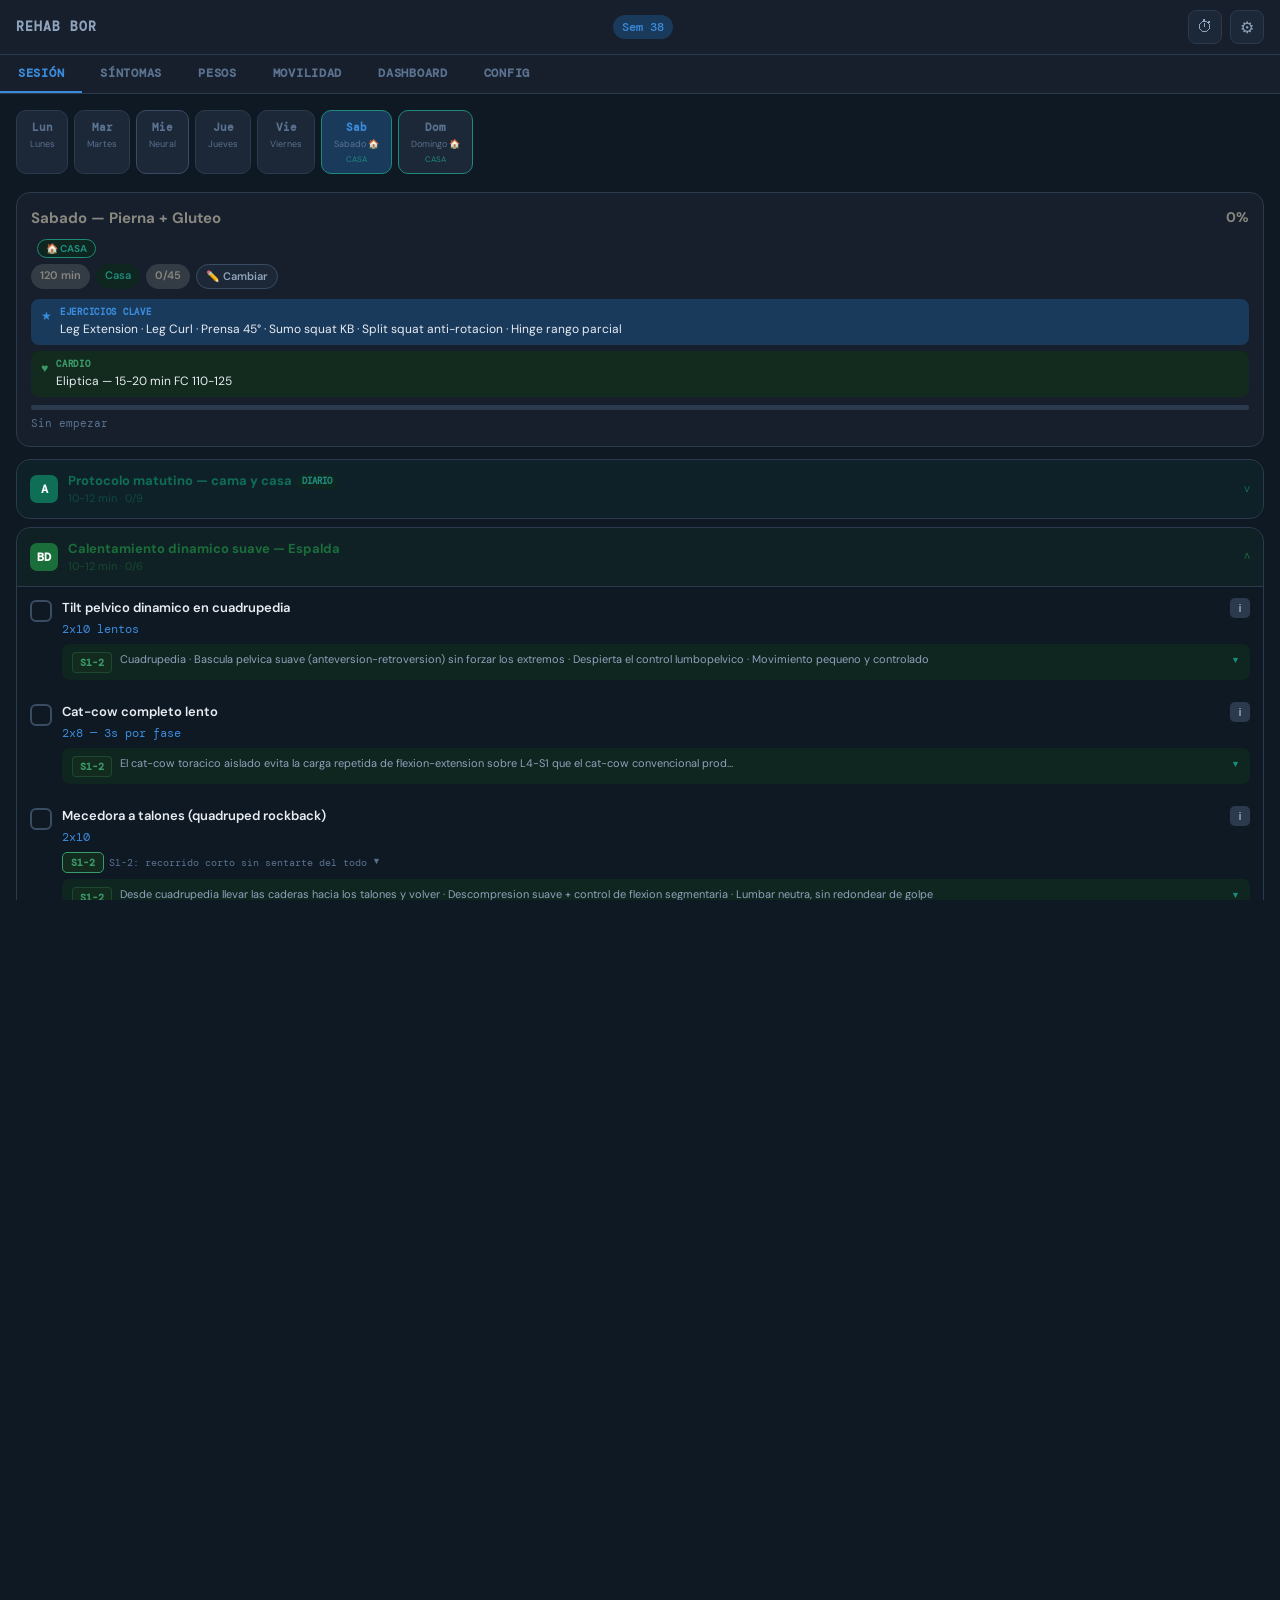
<file: index.html>
<!DOCTYPE html>
<html lang="es">
<head>
<meta charset="UTF-8">
<meta name="viewport" content="width=device-width,initial-scale=1,maximum-scale=1,user-scalable=no">
<meta name="apple-mobile-web-app-capable" content="yes">
<meta name="mobile-web-app-capable" content="yes">
<meta name="theme-color" content="#0F1923">
<title>Rehab Bor v11</title>
<link rel="manifest" href="manifest.json">
<link rel="preconnect" href="https://fonts.googleapis.com">
<link href="https://fonts.googleapis.com/css2?family=DM+Mono:ital,wght@0,300;0,400;0,500;1,400&family=DM+Sans:ital,opsz,wght@0,9..40,300;0,9..40,500;0,9..40,700;1,9..40,400&display=swap" rel="stylesheet">
<link rel="stylesheet" href="style.css">
</head>
<body>

<!-- ═══════════════════════════════════════════════════════════════
     TOPBAR
════════════════════════════════════════════════════════════════ -->
<div id="topbar">
  <div class="topbar-title">Rehab Bor</div>
  <div id="topWeekBadge" class="topbar-week">Sem 1</div>
  <div class="topbar-actions">
    <button class="icon-btn" onclick="openTimer()">⏱</button>
    <button class="icon-btn" onclick="switchTab('settings')">⚙</button>
  </div>
</div>

<!-- ═══════════════════════════════════════════════════════════════
     TABBAR
════════════════════════════════════════════════════════════════ -->
<div id="tabbar">
  <button class="tab-btn active" id="tabToday"    onclick="switchTab('today')">Sesión</button>
  <button class="tab-btn"        id="tabTracker"  onclick="switchTab('tracker')">Síntomas</button>
  <button class="tab-btn"        id="tabWeights"  onclick="switchTab('weights')">Pesos</button>
  <button class="tab-btn"        id="tabMob"      onclick="switchTab('mob')">Movilidad</button>
  <button class="tab-btn"        id="tabDash"     onclick="switchTab('dash')">Dashboard</button>
  <button class="tab-btn"        id="tabSettings" onclick="switchTab('settings')">Config</button>
</div>

<!-- ═══════════════════════════════════════════════════════════════
     PANEL — SESIÓN
════════════════════════════════════════════════════════════════ -->
<div class="panel active" id="panelToday">
  <div id="daySelector"></div>
  <div id="suggBanner" style="display:none;background:var(--damber);border:1px solid var(--amber)33;border-radius:var(--rsl);padding:12px 14px;margin-bottom:12px"></div>
  <div id="sessionHero"></div>
  <div id="blocksContainer"></div>
  <div class="bottom-pad"></div>
</div>

<!-- ═══════════════════════════════════════════════════════════════
     PANEL — SÍNTOMAS / TRACKER
════════════════════════════════════════════════════════════════ -->
<div class="panel" id="panelTracker">
  <div class="sec-hdr">Semana actual</div>
  <div class="week-strip" id="wstrip"></div>
  <div class="metrics-grid">
    <div class="metric-card"><div class="metric-val" id="mD">-</div><div class="metric-lbl">Días registrados</div></div>
    <div class="metric-card"><div class="metric-val" id="mP">-</div><div class="metric-lbl">Dolor medio</div></div>
    <div class="metric-card"><div class="metric-val" id="mS">-</div><div class="metric-lbl">Sesiones activas</div></div>
    <div class="metric-card"><div class="metric-val" id="mI">-</div><div class="metric-lbl">Días con irradiación</div></div>
  </div>

  <div class="sec-hdr">Dolor por franja</div>
  <div class="card">
    <div style="display:flex;gap:0;border-bottom:1px solid var(--b5);margin-bottom:14px">
      <button class="trk-tab active" id="trkTabM" onclick="switchTrkTab('m')">🌅 Mañana</button>
      <button class="trk-tab"        id="trkTabD" onclick="switchTrkTab('d')">☀️ Mediodía</button>
      <button class="trk-tab"        id="trkTabN" onclick="switchTrkTab('n')">🌙 Noche</button>
    </div>
    <!-- Mañana -->
    <div class="trk-panel active" id="trkPanelM">
      <label class="fld-lbl">Dolor (0-10)</label>
      <div class="pain-scale" id="painRowM"></div>
      <div class="pain-desc"  id="painDescM">Selecciona un valor</div>
      <label class="fld-lbl" style="margin-top:10px">Tipo de síntoma</label>
      <div class="chip-group" id="ptChipsM">
        <span class="chip" onclick="toggleChip(this)">Dolor sordo</span>
        <span class="chip" onclick="toggleChip(this)">Dolor agudo</span>
        <span class="chip" onclick="toggleChip(this)">Entumecimiento</span>
        <span class="chip" onclick="toggleChip(this)">Rigidez</span>
        <span class="chip" onclick="toggleChip(this)">DOMS</span>
      </div>
      <label class="fld-lbl" style="margin-top:10px">Irradiación S1</label>
      <div class="chip-group" id="irrChipsM">
        <span class="chip active green" onclick="toggleChip(this)">Sin irradiación</span>
        <span class="chip" onclick="toggleChip(this)">Leve (glúteo)</span>
        <span class="chip" onclick="toggleChip(this)">Moderada (muslo)</span>
        <span class="chip" onclick="toggleChip(this)">Intensa (pie)</span>
      </div>
    </div>
    <!-- Mediodía -->
    <div class="trk-panel" id="trkPanelD">
      <label class="fld-lbl">Dolor (0-10)</label>
      <div class="pain-scale" id="painRowD"></div>
      <div class="pain-desc"  id="painDescD">Selecciona un valor</div>
      <label class="fld-lbl" style="margin-top:10px">Tipo de síntoma</label>
      <div class="chip-group" id="ptChipsD">
        <span class="chip" onclick="toggleChip(this)">Dolor sordo</span>
        <span class="chip" onclick="toggleChip(this)">Dolor agudo</span>
        <span class="chip" onclick="toggleChip(this)">Entumecimiento</span>
        <span class="chip" onclick="toggleChip(this)">Rigidez</span>
        <span class="chip" onclick="toggleChip(this)">DOMS</span>
      </div>
      <label class="fld-lbl" style="margin-top:10px">Irradiación S1</label>
      <div class="chip-group" id="irrChipsD">
        <span class="chip active green" onclick="toggleChip(this)">Sin irradiación</span>
        <span class="chip" onclick="toggleChip(this)">Leve (glúteo)</span>
        <span class="chip" onclick="toggleChip(this)">Moderada (muslo)</span>
        <span class="chip" onclick="toggleChip(this)">Intensa (pie)</span>
      </div>
    </div>
    <!-- Noche -->
    <div class="trk-panel" id="trkPanelN">
      <label class="fld-lbl">Dolor (0-10)</label>
      <div class="pain-scale" id="painRowN"></div>
      <div class="pain-desc"  id="painDescN">Selecciona un valor</div>
      <label class="fld-lbl" style="margin-top:10px">Tipo de síntoma</label>
      <div class="chip-group" id="ptChipsN">
        <span class="chip" onclick="toggleChip(this)">Dolor sordo</span>
        <span class="chip" onclick="toggleChip(this)">Dolor agudo</span>
        <span class="chip" onclick="toggleChip(this)">Entumecimiento</span>
        <span class="chip" onclick="toggleChip(this)">Rigidez</span>
        <span class="chip" onclick="toggleChip(this)">DOMS</span>
      </div>
      <label class="fld-lbl" style="margin-top:10px">Irradiación S1</label>
      <div class="chip-group" id="irrChipsN">
        <span class="chip active green" onclick="toggleChip(this)">Sin irradiación</span>
        <span class="chip" onclick="toggleChip(this)">Leve (glúteo)</span>
        <span class="chip" onclick="toggleChip(this)">Moderada (muslo)</span>
        <span class="chip" onclick="toggleChip(this)">Intensa (pie)</span>
      </div>
    </div>
  </div>

  <div class="sec-hdr">Contexto del día</div>
  <div class="card">
    <label class="fld-lbl">Ubicación del dolor</label>
    <div class="body-map" id="bodyMap">
      <div class="body-zone" onclick="toggleZone(this)" data-z="lumbar-central"><span class="body-zone-icon">⬛</span><span class="body-zone-lbl">Lumbar central</span></div>
      <div class="body-zone" onclick="toggleZone(this)" data-z="lumbar-izq"><span class="body-zone-icon">◀</span><span class="body-zone-lbl">Lumbar izquierdo</span></div>
      <div class="body-zone" onclick="toggleZone(this)" data-z="lumbar-der"><span class="body-zone-icon">▶</span><span class="body-zone-lbl">Lumbar derecho</span></div>
    </div>
    <label class="fld-lbl" style="margin-top:10px">Irradiación</label>
    <div class="body-map" id="irrMap">
      <div class="body-zone" onclick="toggleZone(this)" data-z="gluteo-izq"><span class="body-zone-icon">◀</span><span class="body-zone-lbl">Glúteo izquierdo</span></div>
      <div class="body-zone" onclick="toggleZone(this)" data-z="gluteo-der"><span class="body-zone-icon">▶</span><span class="body-zone-lbl">Glúteo derecho</span></div>
      <div class="body-zone" onclick="toggleZone(this)" data-z="pierna-izq"><span class="body-zone-icon">◀</span><span class="body-zone-lbl">Pierna / pie izquierdo</span></div>
    </div>
    <label class="fld-lbl" style="margin-top:10px">Rigidez matutina</label>
    <div class="chip-group" id="stiffRow">
      <span class="chip active green" onclick="toggleChip(this)">Sin rigidez</span>
      <span class="chip" onclick="toggleChip(this)">&lt;15 min</span>
      <span class="chip" onclick="toggleChip(this)">15-30 min</span>
      <span class="chip" onclick="toggleChip(this)">&gt;30 min</span>
    </div>
    <label class="fld-lbl" style="margin-top:10px">Actividad del día</label>
    <div class="chip-group" id="actChips">
      <span class="chip" onclick="toggleChip(this)">Gym</span>
      <span class="chip" onclick="toggleChip(this)">Piscina</span>
      <span class="chip" onclick="toggleChip(this)">Trabajo oficina</span>
      <span class="chip" onclick="toggleChip(this)">Trabajo remoto</span>
      <span class="chip" onclick="toggleChip(this)">Conducción larga</span>
      <span class="chip" onclick="toggleChip(this)">Reposo</span>
    </div>
    <label class="fld-lbl" style="margin-top:10px">Notas del día</label>
    <textarea class="note-field" id="dayNote" placeholder="Observaciones, reacciones, factores..."></textarea>
  </div>

  <div class="sec-hdr">Criterios Fase 3</div>
  <div class="card">
    <div class="crit-count" id="critCount">0 / 9 cumplidos</div>
    <div class="crit-progress"><div class="crit-progress-bar" id="critBar" style="width:0%"></div></div>
    <div id="criteriaList"></div>
  </div>
  <button class="btn-primary" style="margin-top:8px" onclick="saveDayEntry()">Guardar registro del día</button>
  <div class="bottom-pad"></div>
</div>

<!-- ═══════════════════════════════════════════════════════════════
     PANEL — PESOS
════════════════════════════════════════════════════════════════ -->
<div class="panel" id="panelWeights">
  <div class="sec-hdr">Registro de cargas</div>
  <div id="wtSummary"></div>
  <div class="bottom-pad"></div>
</div>

<!-- ═══════════════════════════════════════════════════════════════
     PANEL — MOVILIDAD (nuevo)
════════════════════════════════════════════════════════════════ -->
<div class="panel" id="panelMob">
  <div id="mobHero"></div>
  <div id="mobGroupsContainer"></div>
  <div class="bottom-pad"></div>
</div>

<!-- ═══════════════════════════════════════════════════════════════
     PANEL — DASHBOARD
════════════════════════════════════════════════════════════════ -->
<div class="panel" id="panelDash">
  <div class="sec-hdr">Resumen de progreso</div>
  <div class="dash-row">
    <div class="dash-card"><div class="dash-big" id="dWk">-</div><div class="dash-lbl">Semana F2</div></div>
    <div class="dash-card"><div class="dash-big" id="dDays">-</div><div class="dash-lbl">Días totales</div></div>
    <div class="dash-card"><div class="dash-big" id="dStreak">-</div><div class="dash-lbl">Racha actual</div></div>
  </div>
  <div class="sec-hdr">Dolor (últimos 14 días)</div>
  <div class="card"><div class="pain-chart" id="painChart"></div></div>
  <div class="sec-hdr">Cargas registradas</div>
  <div class="card">
    <table class="wt-table" id="wtTable">
      <thead><tr><th>Ejercicio</th><th>Sem</th><th>65%</th><th>Estado</th></tr></thead>
      <tbody id="wtTableBody"></tbody>
    </table>
  </div>
  <div class="sec-hdr">Informe semanal</div>
  <div class="card">
    <div class="report-box" id="reportBox">Genera el informe con el botón de abajo.</div>
    <button class="btn-secondary" style="margin-top:8px" onclick="generateReport()">Generar informe</button>
  </div>
  <div class="bottom-pad"></div>
</div>

<!-- ═══════════════════════════════════════════════════════════════
     PANEL — CONFIG / SETTINGS
════════════════════════════════════════════════════════════════ -->
<div class="panel" id="panelSettings">
  <div class="sec-hdr">Estado de la app</div>
  <div class="card"><pre class="report-box" id="appStatus"></pre></div>

  <div class="sec-hdr">Semana del programa</div>
  <div class="card" style="display:flex;align-items:center;gap:12px">
    <button class="btn-secondary" style="width:44px;padding:8px" onclick="changeWeek(-1)">−</button>
    <div style="flex:1;text-align:center">
      <div style="font-size:28px;font-weight:700;font-family:var(--mono);color:var(--blue)" id="weekDisplay">8</div>
      <div style="font-size:11px;color:var(--text3)">semana actual F2</div>
    </div>
    <button class="btn-secondary" style="width:44px;padding:8px" onclick="changeWeek(1)">+</button>
  </div>

  <div class="sec-hdr">Sync con Google Sheets</div>
  <div class="sync-bar">
    <div class="sync-status"><span class="sync-dot" id="syncDot"></span><span id="syncStatus">Sin configurar</span></div>
    <button class="btn-sync" onclick="testSync()">Probar</button>
  </div>
  <div class="sheets-config">
    <label class="fld-lbl">URL del Apps Script</label>
    <input type="url" id="sheetsUrl" placeholder="https://script.google.com/macros/s/...">
    <div class="help-text">Despliega el script como app web y pega la URL aquí. Los datos se <b>suben</b> automáticamente cada 3 segundos tras cualquier cambio (copia de seguridad). Si pierdes los datos del navegador, usa "Restaurar" para descargarlos de vuelta.</div>
    <div style="display:flex;gap:8px;margin-top:10px">
      <button class="btn-primary" style="flex:1" onclick="saveUrl()">Guardar URL</button>
      <button class="btn-secondary" style="flex:1" onclick="restoreFromSheets()">⬇ Restaurar de Sheets</button>
    </div>
  </div>

  <div class="sec-hdr">Datos</div>
  <div style="display:flex;flex-direction:column;gap:8px">
    <button class="btn-secondary" onclick="exportLocal()">⬇ Exportar JSON local</button>
    <button class="btn-secondary" onclick="importLocal()">⬆ Importar JSON</button>
    <button class="btn-danger"    onclick="confirmClearData()">⚠ Borrar todos los datos</button>
  </div>
  <input type="file" id="importFileInput" accept=".json" style="display:none" onchange="handleImport(event)">
  <div class="bottom-pad"></div>
</div>

<!-- ═══════════════════════════════════════════════════════════════
     MODAL — TIMER
════════════════════════════════════════════════════════════════ -->
<div class="modal" id="timerModal" style="display:none">
  <div class="modal-inner" style="max-width:400px">
    <div class="modal-hdr">
      <div class="modal-ttl">⏱ Temporizador</div>
      <button class="modal-close" onclick="closeTimer()">✕</button>
    </div>
    <div id="tDisp">01:00</div>
    <div class="timer-presets">
      <button class="t-preset" onclick="setTimer(30)">30s</button>
      <button class="t-preset" onclick="setTimer(45)">45s</button>
      <button class="t-preset" onclick="setTimer(60)">1 min</button>
      <button class="t-preset" onclick="setTimer(90)">90s</button>
      <button class="t-preset" onclick="setTimer(120)">2 min</button>
      <button class="t-preset" onclick="setTimer(180)">3 min</button>
      <button class="t-preset" onclick="setTimer(300)">5 min</button>
      <button class="t-preset" onclick="setTimer(480)">8 min</button>
    </div>
    <div class="timer-btns">
      <button class="btn-primary"   id="tStartBtn" onclick="toggleTimer()">Iniciar</button>
      <button class="btn-secondary" onclick="resetTimer()">Reset</button>
    </div>
  </div>
</div>

<!-- ═══════════════════════════════════════════════════════════════
     MODAL — EJERCICIO (ficha detalle)
════════════════════════════════════════════════════════════════ -->
<div class="modal" id="exModal" style="display:none">
  <div class="modal-inner">
    <div class="modal-hdr">
      <div class="modal-ttl" id="exModalTitle">Ejercicio</div>
      <button class="modal-close" onclick="closeExModal()">✕</button>
    </div>
    <div class="ex-modal-tabs">
      <button class="ex-modal-tab active" onclick="switchExTab('info')">Info</button>
      <button class="ex-modal-tab"        onclick="switchExTab('pasos')">Pasos</button>
      <button class="ex-modal-tab"        onclick="switchExTab('errores')">Errores</button>
      <button class="ex-modal-tab"        onclick="switchExTab('variantes')">Variantes</button>
    </div>
    <div class="ex-modal-panel active" id="exTabInfo">
      <div id="exGifWrap" class="ex-gif-wrap" style="display:none">
        <div class="ex-gif-frame">
          <img id="exGifImg" class="ex-gif-img" alt="Demostración del ejercicio" style="display:none" onerror="exGifImgError()">
          <span id="exGifNote" class="ex-gif-note"></span>
        </div>
        <div id="exGifYt" class="ex-gif-yt" style="display:none"></div>
        <div class="ex-gif-caveat">
          <span id="exGifCaveat">⚠ Demostración genérica — guíate por <b>esta ficha</b>: lumbar neutra, parar si irradiación S1.</span>
        </div>
      </div>
      <p class="ex-section-title">Categoría</p>
      <p class="ex-desc" id="exCat"></p>
      <p class="ex-section-title">Descripción</p>
      <p class="ex-desc" id="exDesc"></p>
      <p class="ex-section-title">Posición inicial</p>
      <p class="ex-desc" id="exPos"></p>
      <p class="ex-section-title">Nota columna</p>
      <div class="ex-columna-box" id="exCol"></div>
    </div>
    <div class="ex-modal-panel" id="exTabPasos">
      <ol class="ex-steps" id="exSteps"></ol>
    </div>
    <div class="ex-modal-panel" id="exTabErrores">
      <ul class="ex-errors" id="exErrors"></ul>
    </div>
    <div class="ex-modal-panel" id="exTabVariantes">
      <div id="exVariantesList"></div>
    </div>
  </div>
</div>

<!-- ═══════════════════════════════════════════════════════════════
     MODAL — PLAN (selector de sesión manual)
════════════════════════════════════════════════════════════════ -->
<div id="planModal" style="display:none;position:fixed;inset:0;z-index:500;background:#00000088;align-items:flex-end;justify-content:center">
  <div style="background:var(--bg2);border-radius:16px 16px 0 0;padding:20px 16px 36px;width:100%;max-width:480px;max-height:80vh;overflow-y:auto">
    <div style="display:flex;align-items:center;justify-content:space-between;margin-bottom:14px">
      <div id="planModalTitle" style="font-size:15px;font-weight:700;color:var(--text)"></div>
      <button onclick="closePlanModal()" style="background:var(--bg3);border:1px solid var(--b5);color:var(--text2);width:30px;height:30px;border-radius:8px;cursor:pointer;font-size:16px">✕</button>
    </div>
    <div style="font-size:10px;color:var(--text3);font-family:var(--mono);margin-bottom:10px">MANTÉN PULSADO UN DÍA PARA ASIGNAR · PULSA PARA NAVEGAR</div>
    <div id="planModalBody"></div>
  </div>
</div>

<!-- ═══════════════════════════════════════════════════════════════
     SCRIPTS — orden de carga obligatorio
════════════════════════════════════════════════════════════════ -->
<script src="data.js"></script>
<script src="app.js"></script>

</body>
</html>
</file>
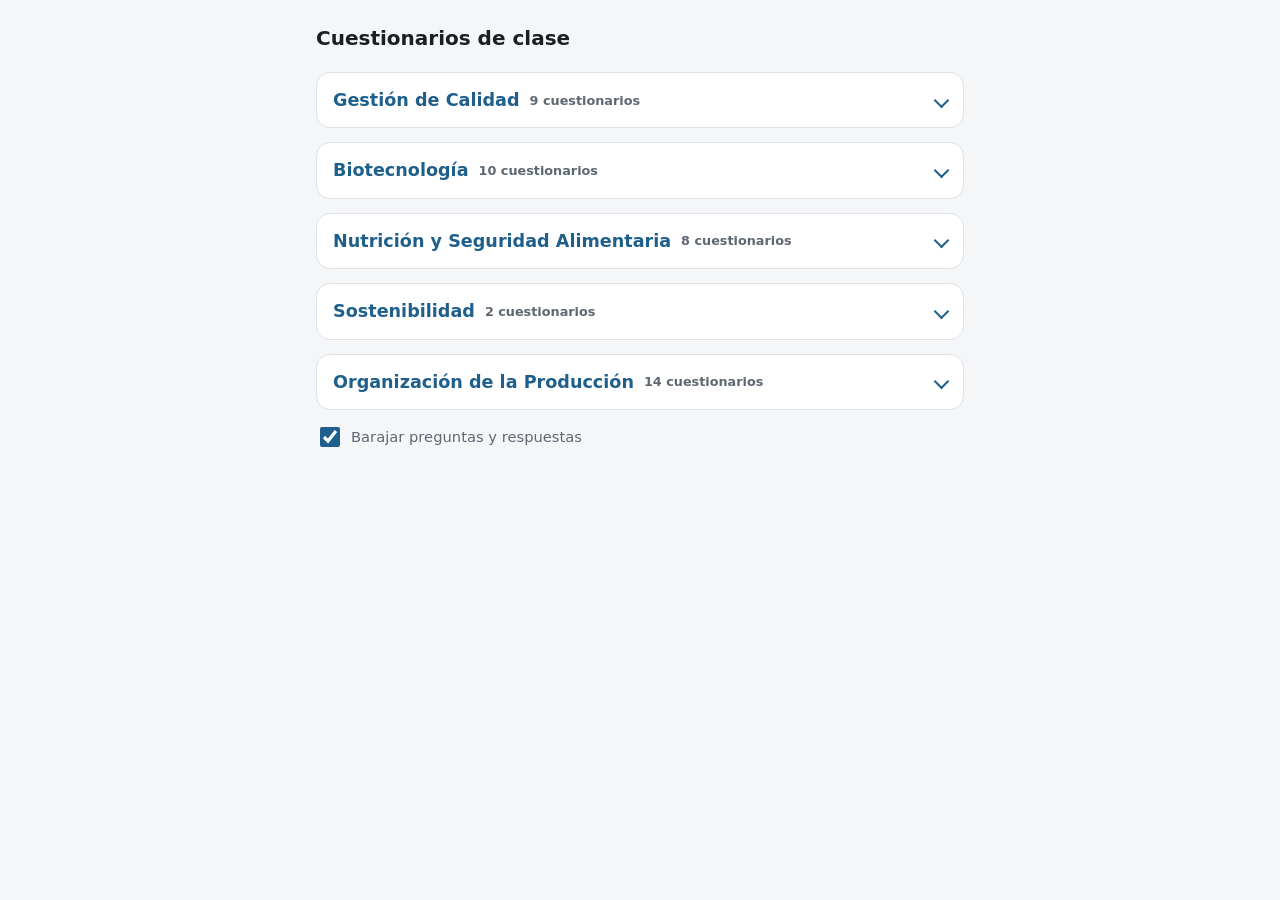
<file: cuestionarios/index.html>
<!doctype html>
<html lang="es">
<head>
<meta charset="utf-8">
<meta name="viewport" content="width=device-width, initial-scale=1, viewport-fit=cover">
<title>Cuestionarios</title>
<meta name="theme-color" content="#1F5F8B">
<link rel="manifest" href="manifest.json">
<link rel="apple-touch-icon" href="icon.svg">
<link rel="icon" href="icon.svg" type="image/svg+xml">
<meta name="apple-mobile-web-app-capable" content="yes">
<meta name="apple-mobile-web-app-title" content="Cuestionarios">
<style>
:root{
  --bg:#F5F6F8; --card:#FFFFFF; --text:#1B1F24; --muted:#5E6873; --line:#DDE1E6;
  --accent:#1F5F8B; --accent-soft:#E3EEF6;
  --ok:#1E7A46; --ok-soft:#E2F3E9; --ko:#B3261E; --ko-soft:#FBE7E5; --hint:#8A6100; --hint-soft:#FFF4D6;
  --radius:14px;
}
@media (prefers-color-scheme: dark){
  :root{
    --bg:#121417; --card:#1C1F24; --text:#E8EAED; --muted:#9AA3AD; --line:#2E333A;
    --accent:#6FB1E0; --accent-soft:#1D2E3B;
    --ok:#5BC98A; --ok-soft:#16301F; --ko:#F2877E; --ko-soft:#3A1C1A; --hint:#E8C35A; --hint-soft:#33290F;
  }
}
*{box-sizing:border-box}
html,body{margin:0}
body{
  background:var(--bg); color:var(--text);
  font:16px/1.5 system-ui,-apple-system,"Segoe UI",Roboto,sans-serif;
  padding:env(safe-area-inset-top) 0 env(safe-area-inset-bottom);
  -webkit-tap-highlight-color:transparent;
}
.wrap{max-width:680px; margin:0 auto; padding:16px 16px 40px}
header.top{display:flex; align-items:center; gap:10px; min-height:44px; margin-bottom:12px}
header.top h1{font-size:1.25rem; margin:0; flex:1; line-height:1.25}
#quiz header.top h1, #result header.top h1{font-size:1rem; font-weight:600; color:var(--muted)}
.iconbtn{
  border:0; background:transparent; color:var(--accent); font-size:1rem; font-weight:600;
  padding:10px 4px; cursor:pointer; min-height:44px;
}
.card{background:var(--card); border:1px solid var(--line); border-radius:var(--radius); padding:16px}
.list{display:grid; gap:12px}
.quiz-item{display:block; width:100%; text-align:left; cursor:pointer; color:inherit; font:inherit}
.quiz-item:active{transform:scale(.99)}
.quiz-item h2{font-size:1.05rem; margin:0 0 4px}
.quiz-item p{margin:0; color:var(--muted); font-size:.92rem}
.meta{display:flex; flex-wrap:wrap; gap:8px; margin-top:10px; font-size:.82rem; color:var(--muted)}
.pill{background:var(--accent-soft); color:var(--accent); border-radius:99px; padding:2px 10px; font-weight:600}
.pill.best{background:var(--ok-soft); color:var(--ok)}
.empty{color:var(--muted); text-align:center; padding:32px 8px}
#quizList{display:grid; gap:14px}
.modulo{border:1px solid var(--line); border-radius:14px; background:var(--card, #fff); overflow:hidden}
.modulo > summary{list-style:none; cursor:pointer; display:flex; align-items:center; gap:10px; padding:14px 16px; -webkit-tap-highlight-color:transparent}
.modulo > summary::-webkit-details-marker{display:none}
.modulo > summary::after{content:''; margin-left:auto; width:9px; height:9px; border-right:2px solid var(--accent); border-bottom:2px solid var(--accent); transform:rotate(45deg); transition:transform .2s; flex:none}
.modulo[open] > summary::after{transform:rotate(-135deg)}
.modulo[open] > summary{border-bottom:2px solid var(--accent)}
.mod-title{font-size:1.1rem; margin:0; color:var(--accent)}
.mod-count{font-size:.8rem; color:var(--muted); font-weight:600}
.mod-body{padding:2px 14px 16px}
.ud-title{font-size:.82rem; text-transform:uppercase; letter-spacing:.06em; color:var(--muted); margin:14px 0 8px}

.progress{height:6px; background:var(--line); border-radius:99px; overflow:hidden; margin-bottom:6px}
.progress > div{height:100%; background:var(--accent); width:0; transition:width .25s}
.counter{display:flex; justify-content:space-between; font-size:.85rem; color:var(--muted); margin-bottom:14px}
.prompt{font-size:1.08rem; font-weight:600; margin:0 0 14px}
.options{display:grid; gap:10px}
.opt{
  display:flex; gap:12px; align-items:flex-start; width:100%; text-align:left;
  background:var(--card); color:var(--text); border:1.5px solid var(--line); border-radius:12px;
  padding:13px 14px; font:inherit; cursor:pointer; min-height:52px;
}
.opt .l{flex:none; width:26px; height:26px; border-radius:50%; display:grid; place-items:center;
  font-size:.8rem; font-weight:700; background:var(--accent-soft); color:var(--accent)}
.opt:disabled{cursor:default}
.opt.correct{border-color:var(--ok); background:var(--ok-soft)}
.opt.correct .l{background:var(--ok); color:#fff}
.opt.wrong{border-color:var(--ko); background:var(--ko-soft)}
.opt.wrong .l{background:var(--ko); color:#fff}
.opt.dim{opacity:.55}
.hint{margin-top:12px; padding:10px 12px; border-radius:10px; background:var(--hint-soft); color:var(--hint); font-size:.92rem}
.feedback{margin-top:14px; padding:12px 14px; border-radius:12px; border-left:4px solid; font-size:.95rem}
.feedback.ok{border-color:var(--ok); background:var(--ok-soft)}
.feedback.ko{border-color:var(--ko); background:var(--ko-soft)}
.feedback strong{display:block; margin-bottom:4px}
.actions{display:flex; gap:10px; margin-top:16px; flex-wrap:wrap}
.btn{
  flex:1; min-height:48px; border-radius:12px; border:1.5px solid var(--accent);
  background:var(--accent); color:#fff; font:inherit; font-weight:600; cursor:pointer; padding:0 16px;
}
.btn.ghost{background:transparent; color:var(--accent)}
.btn:disabled{opacity:.4; cursor:default}
.score{font-size:3rem; font-weight:800; text-align:center; margin:8px 0 0; line-height:1.1}
.score-sub{text-align:center; color:var(--muted); margin:4px 0 16px}
.review h3{font-size:1rem; margin:20px 0 10px}
.review .item{padding:12px 0; border-top:1px solid var(--line)}
.review .item p{margin:4px 0}
.review .q{font-weight:600}
.review .yours{color:var(--ko)}
.review .right{color:var(--ok)}
.review .why{color:var(--muted); font-size:.92rem}
.settings{display:flex; align-items:center; gap:8px; margin:14px 0 4px; font-size:.92rem; color:var(--muted)}
.settings input{width:20px; height:20px; accent-color:var(--accent)}
.qimg{display:block; width:100%; height:auto; margin:12px 0 2px; border-radius:8px; border:1px solid var(--line,#d5dfdc); background:#fff}
.qnum{display:inline-block; font-size:.78rem; font-weight:700; color:var(--accent); background:var(--accent-soft); border-radius:6px; padding:1px 7px; margin-right:6px; vertical-align:2px}
.hidden{display:none !important}
</style>
</head>
<body>
<div class="wrap">

  <!-- Inicio -->
  <section id="home">
    <header class="top"><h1>Cuestionarios de clase</h1></header>
    <div id="quizList" class="list"></div>
    <label class="settings"><input type="checkbox" id="shuffle" checked> Barajar preguntas y respuestas</label>
  </section>

  <!-- Pregunta -->
  <section id="quiz" class="hidden">
    <header class="top">
      <button class="iconbtn" id="exitBtn" aria-label="Salir">‹ Salir</button>
      <h1 id="quizTitle"></h1>
    </header>
    <div class="progress"><div id="bar"></div></div>
    <div class="counter"><span id="counter"></span><span id="liveScore"></span></div>
    <div class="card">
      <p class="prompt" id="prompt"></p>
      <div class="options" id="options"></div>
      <div id="hintBox" class="hint hidden"></div>
      <div id="feedback" class="feedback hidden"></div>
    </div>
    <div class="actions">
      <button class="btn ghost" id="hintBtn">Pista</button>
      <button class="btn" id="nextBtn" disabled>Siguiente</button>
    </div>
  </section>

  <!-- Resultado -->
  <section id="result" class="hidden">
    <header class="top">
      <button class="iconbtn" id="homeBtn">‹ Inicio</button>
      <h1 id="resultTitle"></h1>
    </header>
    <div class="card">
      <p class="score" id="score"></p>
      <p class="score-sub" id="scoreSub"></p>
      <div class="actions">
        <button class="btn ghost" id="retryWrongBtn">Repetir falladas</button>
        <button class="btn" id="retryAllBtn">Repetir todo</button>
      </div>
      <div class="review" id="review"></div>
    </div>
  </section>


</div>

<script>
(function(){
  'use strict';
  var $ = function(id){ return document.getElementById(id); };
  var LETTERS = 'ABCDEFGH';
  var STORE = 'cuestionarios_v1';

  function load(){ try { return JSON.parse(localStorage.getItem(STORE)) || {}; } catch(e){ return {}; } }
  function save(d){ try { localStorage.setItem(STORE, JSON.stringify(d)); } catch(e){} }
  var store = load();
  // Se retiró la función «preguntas para clase»: limpiar lo guardado.
  if (store.marcadas){ delete store.marcadas; save(store); }

  var catalog = [], current = null, order = [], idx = 0, answers = [], answered = false;

  function shuffle(a){ a = a.slice(); for (var i=a.length-1;i>0;i--){ var j=Math.floor(Math.random()*(i+1)); var t=a[i]; a[i]=a[j]; a[j]=t; } return a; }
  function esc(s){ return String(s == null ? '' : s).replace(/[&<>"]/g, function(c){ return {'&':'&amp;','<':'&lt;','>':'&gt;','"':'&quot;'}[c]; }); }
  function show(id){ ['home','quiz','result'].forEach(function(s){ $(s).classList.toggle('hidden', s !== id); }); window.scrollTo(0,0); }

  // ---------- Carga de cuestionarios (con caché) ----------
  var cache = {};
  function entryOf(id){ return catalog.find(function(q){ return q.id === id; }); }
  function loadQuiz(id){
    if (cache[id]) return Promise.resolve(cache[id]);
    var entry = entryOf(id);
    if (!entry) return Promise.reject(new Error('no existe'));
    return fetch('../' + entry.archivo, {cache:'no-cache'}).then(function(r){ return r.json(); }).then(function(d){
      d.id = id; cache[id] = d; return d;
    });
  }


  // ---------- Inicio ----------
  function quizCard(q){
    var best = store.best && store.best[q.id];
    return '<button class="card quiz-item" data-id="'+esc(q.id)+'">' +
      '<h2>'+esc(q.titulo)+'</h2>' +
      (q.descripcion ? '<p>'+esc(q.descripcion)+'</p>' : '') +
      '<div class="meta">' +
        (q.asignatura ? '<span class="pill">'+esc(q.asignatura)+'</span>' : '') +
        (q.preguntas ? '<span>'+q.preguntas+' preguntas</span>' : '') +
        (best != null ? '<span class="pill best">Mejor: '+best+'%</span>' : '') +
      '</div></button>';
  }

  // Agrupa por módulo y, dentro, por unidad, respetando el orden de index.json
  function renderHome(){
    var modulos = [], byMod = {};
    catalog.forEach(function(q){
      var m = q.modulo || 'Otros', u = q.unidad || '';
      if (!byMod[m]){ byMod[m] = {unidades:[], byUd:{}}; modulos.push(m); }
      var g = byMod[m];
      if (!g.byUd[u]){ g.byUd[u] = []; g.unidades.push(u); }
      g.byUd[u].push(q);
    });
    var html = modulos.map(function(m){
      var g = byMod[m];
      var n = g.unidades.reduce(function(a,u){ return a + g.byUd[u].length; }, 0);
      var open = (store.abiertos || {})[m] ? ' open' : '';
      return '<details class="modulo" data-mod="'+esc(m)+'"'+open+'><summary><h2 class="mod-title">'+esc(m)+'</h2>' +
        '<span class="mod-count">'+n+' cuestionario'+(n===1?'':'s')+'</span></summary><div class="mod-body">' +
        g.unidades.map(function(u){
          return (u ? '<h3 class="ud-title">'+esc(u.replace(/_/g,' '))+'</h3>' : '') +
            '<div class="list">' + g.byUd[u].map(quizCard).join('') + '</div>';
        }).join('') + '</div></details>';
    }).join('');
    $('quizList').innerHTML = html || '<p class="empty">Aún no hay cuestionarios.</p>';
    Array.prototype.forEach.call($('quizList').querySelectorAll('details.modulo'), function(d){
      d.addEventListener('toggle', function(){
        store.abiertos = store.abiertos || {};
        if (d.open) store.abiertos[d.getAttribute('data-mod')] = 1; else delete store.abiertos[d.getAttribute('data-mod')];
        save(store);
      });
    });
    show('home');
  }

  $('quizList').addEventListener('click', function(e){
    var el = e.target.closest('.quiz-item'); if (!el) return;
    openQuiz(el.getAttribute('data-id'));
  });
  $('shuffle').checked = store.shuffle !== false;
  $('shuffle').addEventListener('change', function(){ store.shuffle = this.checked; save(store); });

  function openQuiz(id){
    loadQuiz(id).then(function(data){
      current = data;
      history.replaceState(null, '', '?q=' + encodeURIComponent(id));
      start(data.preguntas.map(function(_,i){ return i; }));
    }).catch(function(){ alert('No se pudo cargar el cuestionario.'); });
  }

  // ---------- Pregunta ----------
  function start(indices){
    order = $('shuffle').checked ? shuffle(indices) : indices;
    idx = 0; answers = [];
    $('quizTitle').textContent = current.titulo;
    show('quiz'); renderQuestion();
  }

  function renderQuestion(){
    var q = current.preguntas[order[idx]];
    answered = false;
    var opts = q.opciones.map(function(o,i){ return {texto:o, i:i}; });
    if ($('shuffle').checked) opts = shuffle(opts);
    q._shown = opts;
    $('bar').style.width = (idx / order.length * 100) + '%';
    $('counter').textContent = 'Pregunta ' + (idx+1) + ' de ' + order.length;
    var ok = answers.filter(function(a){ return a.ok; }).length;
    $('liveScore').textContent = idx ? ok + ' / ' + idx + ' bien' : '';
    $('prompt').innerHTML = (q.n != null ? '<span class="qnum">P'+esc(q.n)+'</span>' : '') + esc(q.enunciado) + (q.imagen ? '<img class="qimg" src="../'+esc(q.imagen)+'" alt="'+esc(q.alt || 'Figura de la pregunta')+'">' : '');
    $('options').innerHTML = opts.map(function(o,k){
      return '<button class="opt" data-k="'+k+'"><span class="l">'+LETTERS[k]+'</span><span>'+esc(o.texto)+'</span></button>';
    }).join('');
    $('hintBox').classList.add('hidden');
    $('hintBox').textContent = q.pista || '';
    $('hintBtn').classList.toggle('hidden', !q.pista);
    $('hintBtn').disabled = false;
    $('feedback').className = 'feedback hidden';
    $('nextBtn').disabled = true;
    $('nextBtn').textContent = idx === order.length - 1 ? 'Ver resultado' : 'Siguiente';
  }

  $('options').addEventListener('click', function(e){
    var el = e.target.closest('.opt'); if (!el || answered) return;
    answered = true;
    var q = current.preguntas[order[idx]];
    var chosen = q._shown[+el.getAttribute('data-k')];
    var ok = chosen.i === q.correcta;
    answers.push({ q: order[idx], elegida: chosen.i, ok: ok });
    Array.prototype.forEach.call($('options').children, function(b, k){
      var o = q._shown[k];
      b.disabled = true;
      if (o.i === q.correcta) b.classList.add('correct');
      else if (b === el) b.classList.add('wrong');
      else b.classList.add('dim');
    });
    var fb = $('feedback');
    fb.className = 'feedback ' + (ok ? 'ok' : 'ko');
    fb.innerHTML = '<strong>' + (ok ? '¡Correcto!' : 'No es correcta') + '</strong>' + esc(q.explicacion || '');
    $('hintBtn').disabled = true;
    $('nextBtn').disabled = false;
    fb.scrollIntoView({behavior:'smooth', block:'nearest'});
  });

  $('hintBtn').addEventListener('click', function(){ $('hintBox').classList.remove('hidden'); this.disabled = true; });
  $('nextBtn').addEventListener('click', function(){
    if (idx < order.length - 1){ idx++; renderQuestion(); window.scrollTo(0,0); } else finish();
  });
  $('exitBtn').addEventListener('click', function(){
    if (answers.length && !confirm('¿Salir del cuestionario? Se perderá el progreso.')) return;
    goHome();
  });

  // ---------- Resultado ----------
  function finish(){
    var ok = answers.filter(function(a){ return a.ok; }).length;
    var pct = Math.round(ok / answers.length * 100);
    if (answers.length === current.preguntas.length){
      store.best = store.best || {};
      if (store.best[current.id] == null || pct > store.best[current.id]) store.best[current.id] = pct;
      save(store);
    }
    $('resultTitle').textContent = current.titulo;
    $('score').textContent = pct + '%';
    $('scoreSub').textContent = ok + ' de ' + answers.length + ' correctas';
    var wrong = answers.filter(function(a){ return !a.ok; });
    $('retryWrongBtn').classList.toggle('hidden', !wrong.length);
    $('review').innerHTML = wrong.length ? '<h3>Repasa las falladas</h3>' + wrong.map(function(a){
      var q = current.preguntas[a.q];
      return '<div class="item"><p class="q">'+esc(q.enunciado)+'</p>' + (q.imagen ? '<img class="qimg" src="../'+esc(q.imagen)+'" alt="">' : '') +
        '<p class="yours">✗ '+esc(q.opciones[a.elegida])+'</p>' +
        '<p class="right">✓ '+esc(q.opciones[q.correcta])+'</p>' +
        (q.explicacion ? '<p class="why">'+esc(q.explicacion)+'</p>' : '') + '</div>';
    }).join('') : '<h3>¡Pleno! Ninguna fallada.</h3>';
    show('result');
  }

  $('retryWrongBtn').addEventListener('click', function(){
    start(answers.filter(function(a){ return !a.ok; }).map(function(a){ return a.q; }));
  });
  $('retryAllBtn').addEventListener('click', function(){
    start(current.preguntas.map(function(_,i){ return i; }));
  });
  $('homeBtn').addEventListener('click', goHome);

  function goHome(){ history.replaceState(null, '', location.pathname); renderHome(); }

  // ---------- Arranque ----------
  fetch('index.json', {cache:'no-cache'}).then(function(r){ return r.json(); }).then(function(list){
    catalog = list;
    var sp = new URLSearchParams(location.search);
    var q = sp.get('q');
    if (q && entryOf(q)) { renderHome(); openQuiz(q); }
    else renderHome();
  }).catch(function(){
    $('quizList').innerHTML = '<p class="empty">No se pudo cargar la lista de cuestionarios.</p>';
  });
})();
</script>
</body>
</html>
</file>
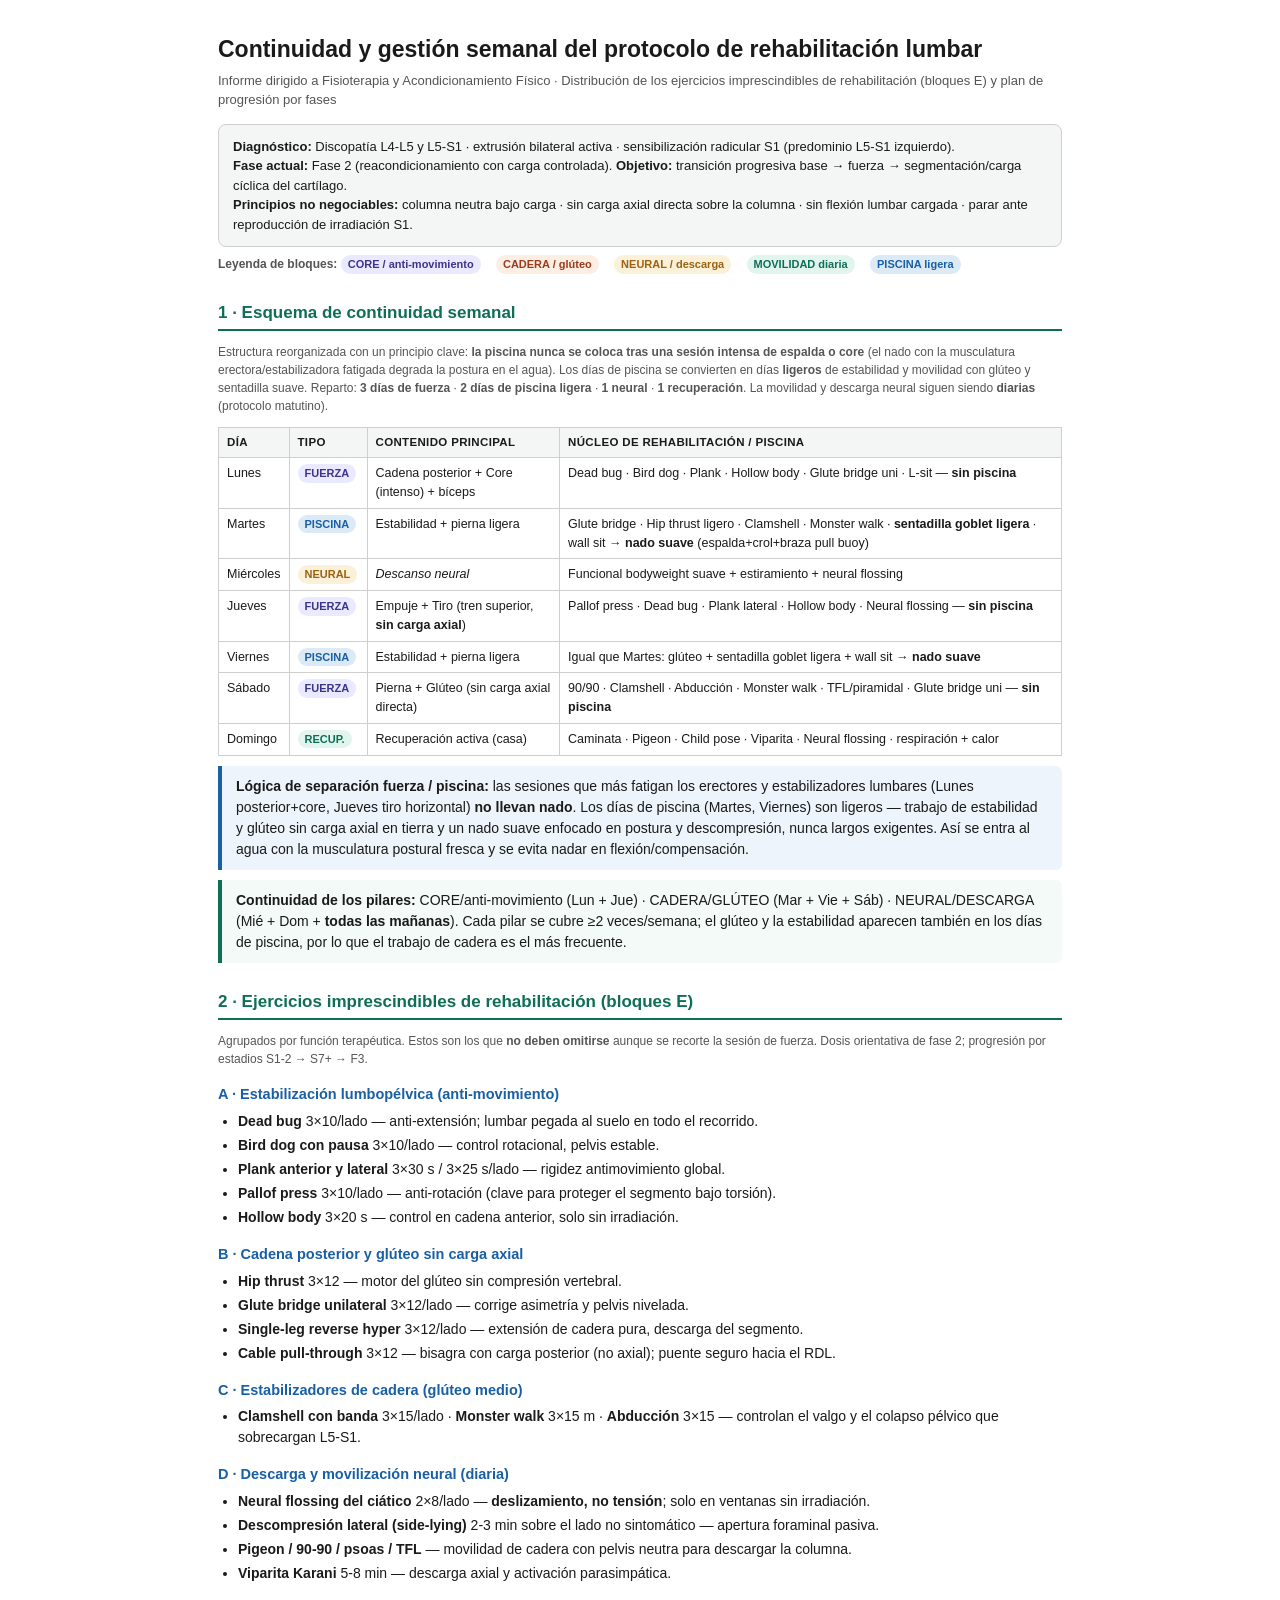
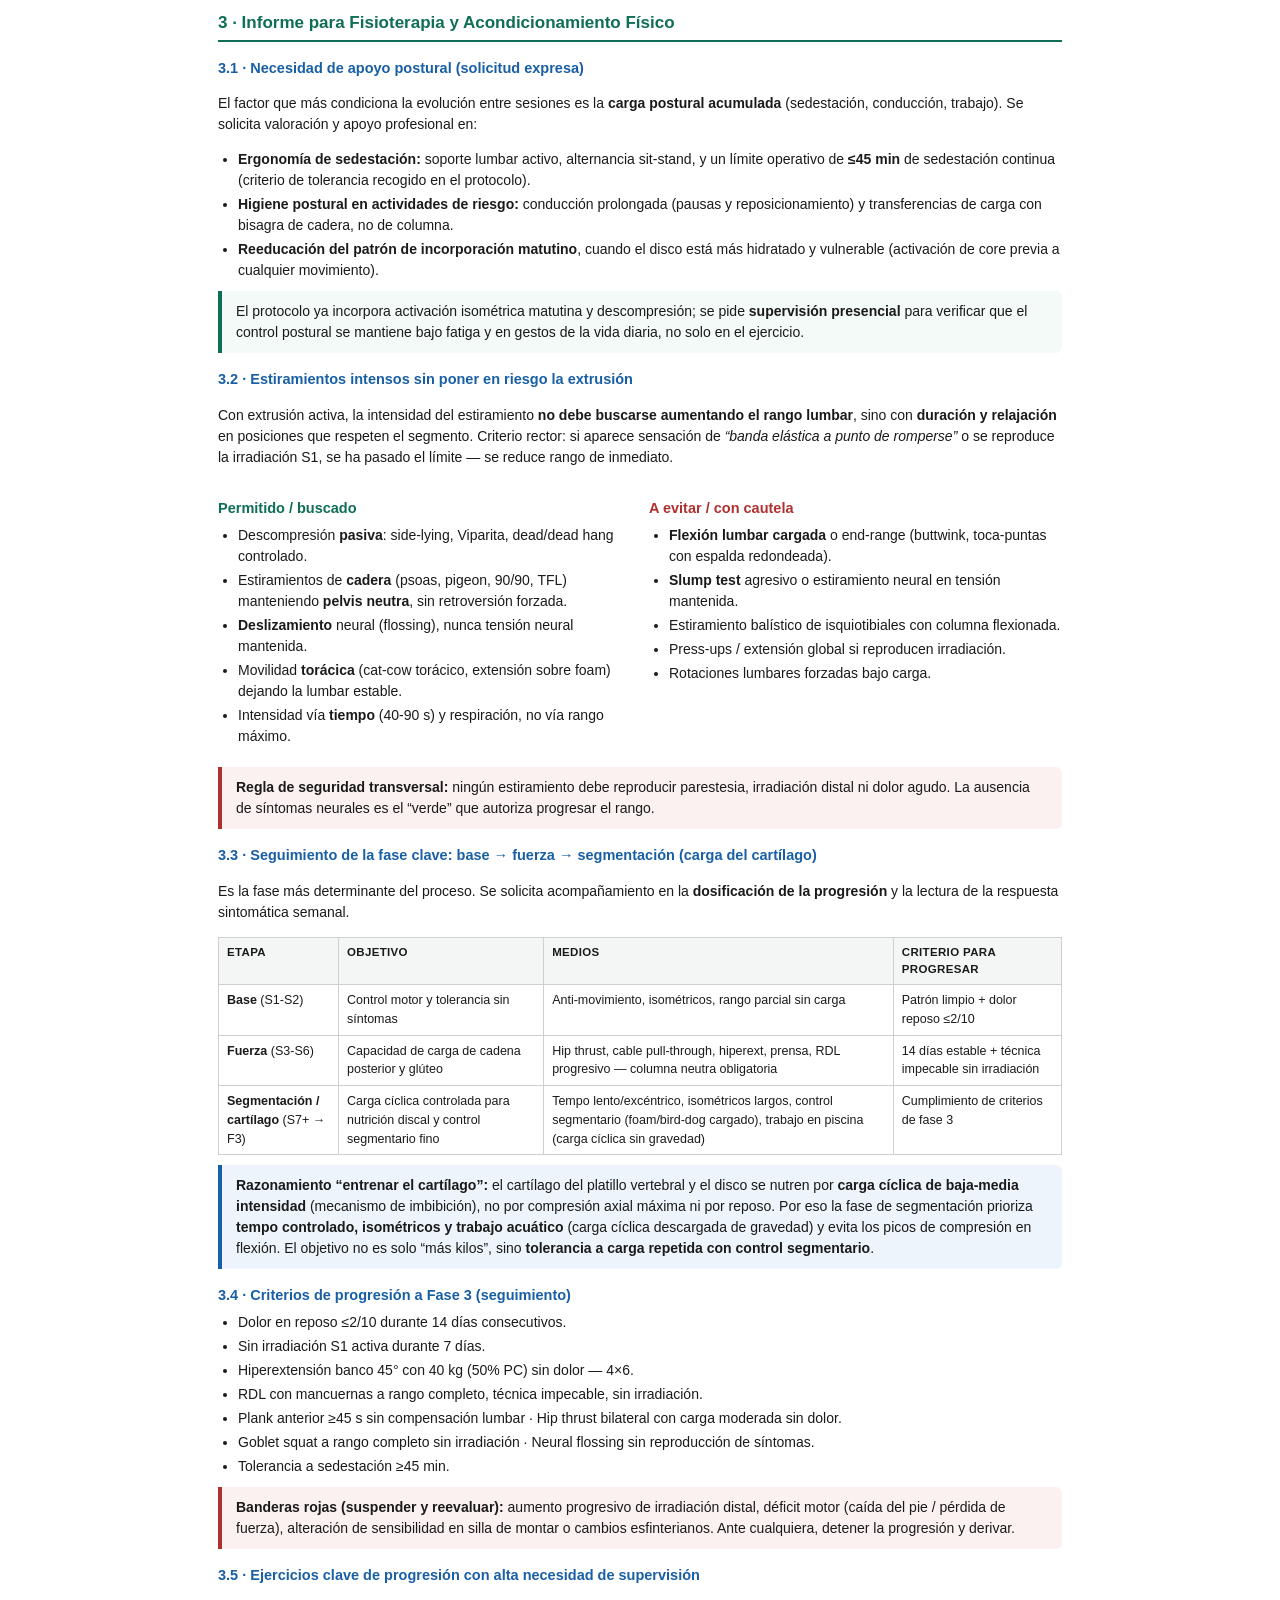
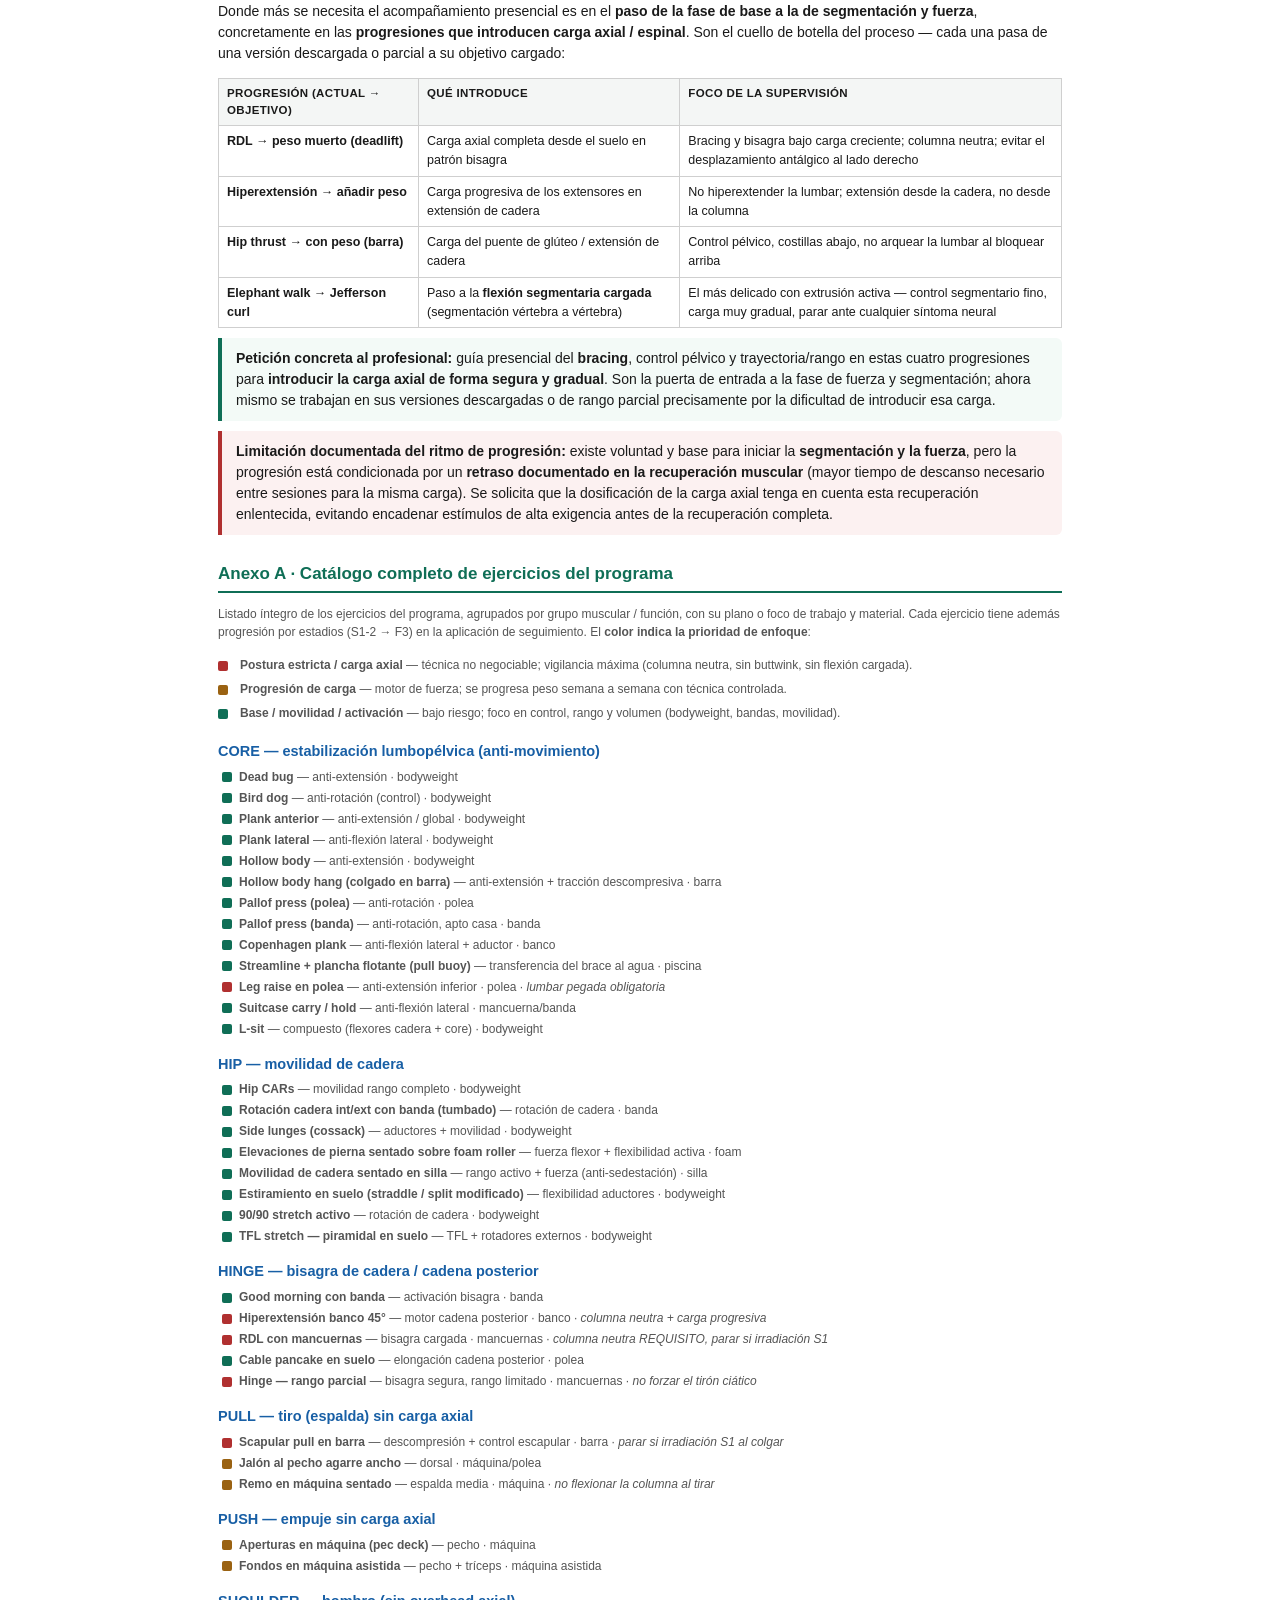
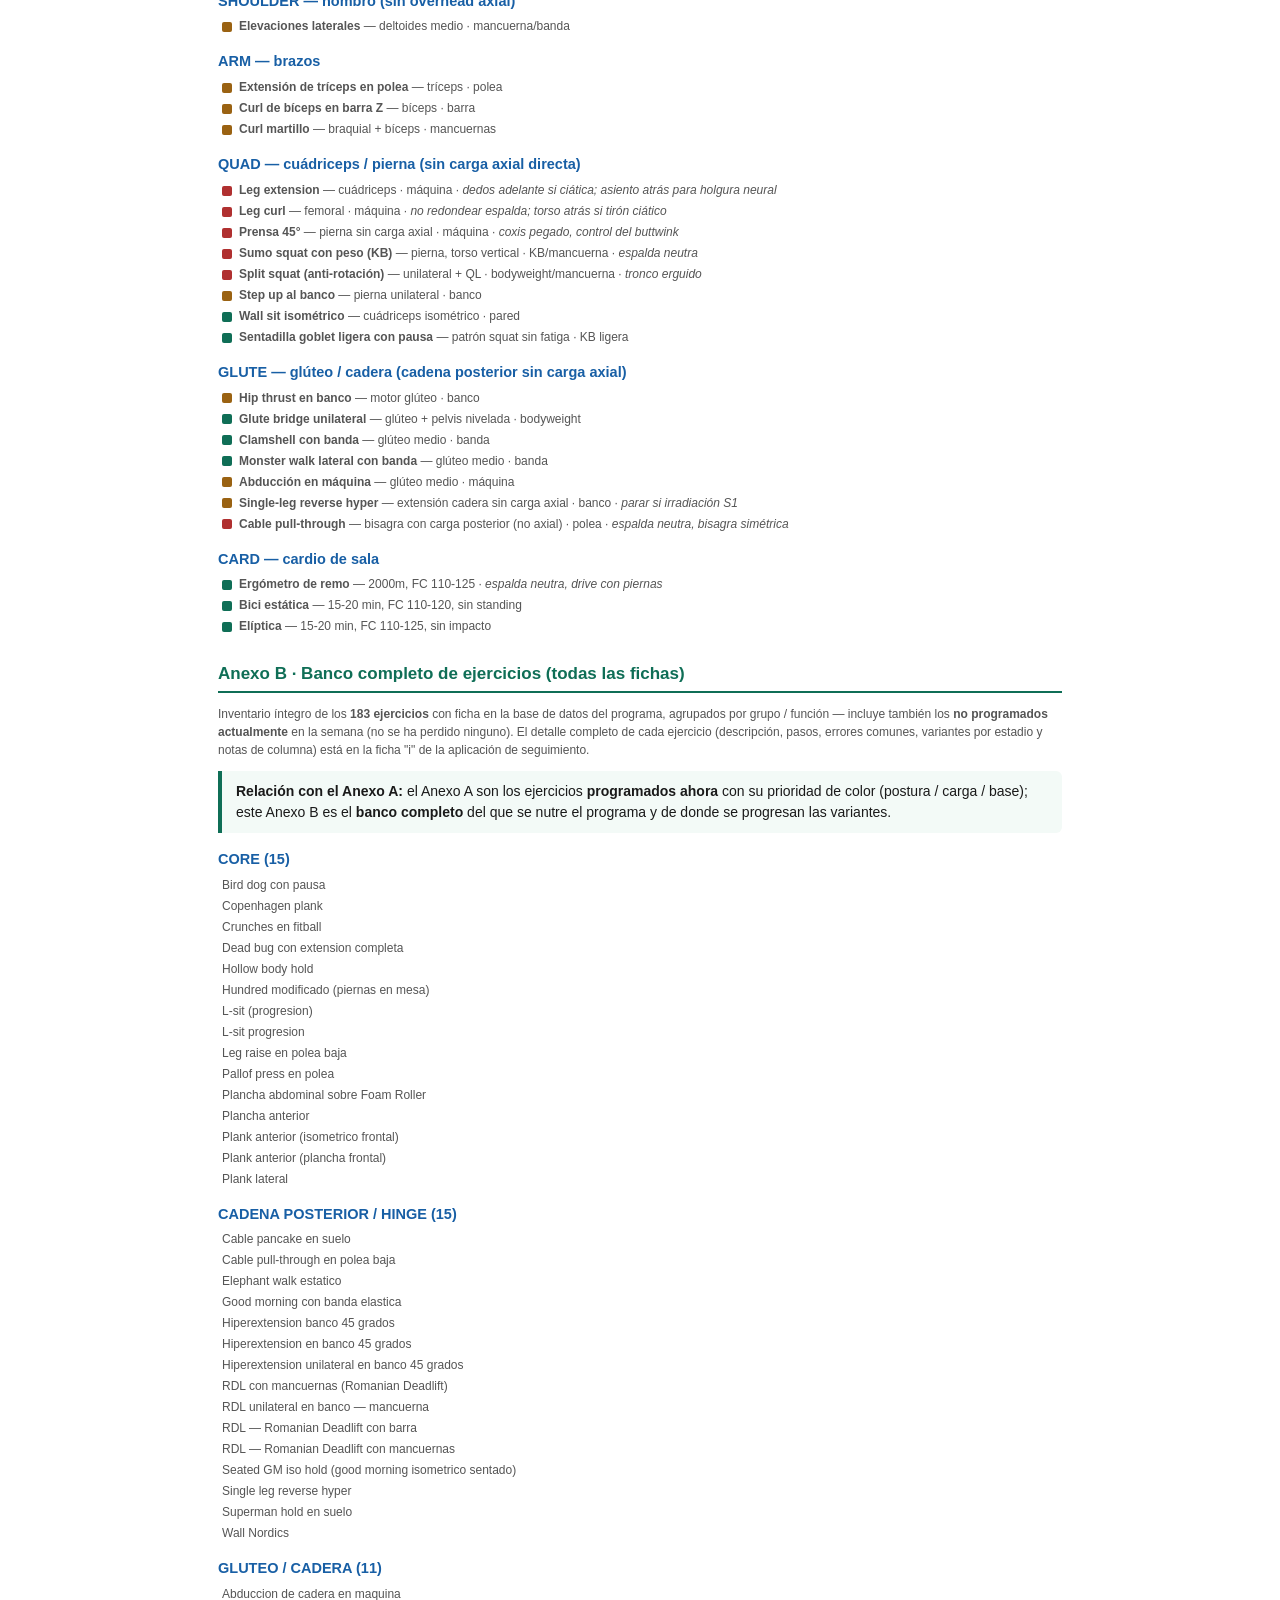
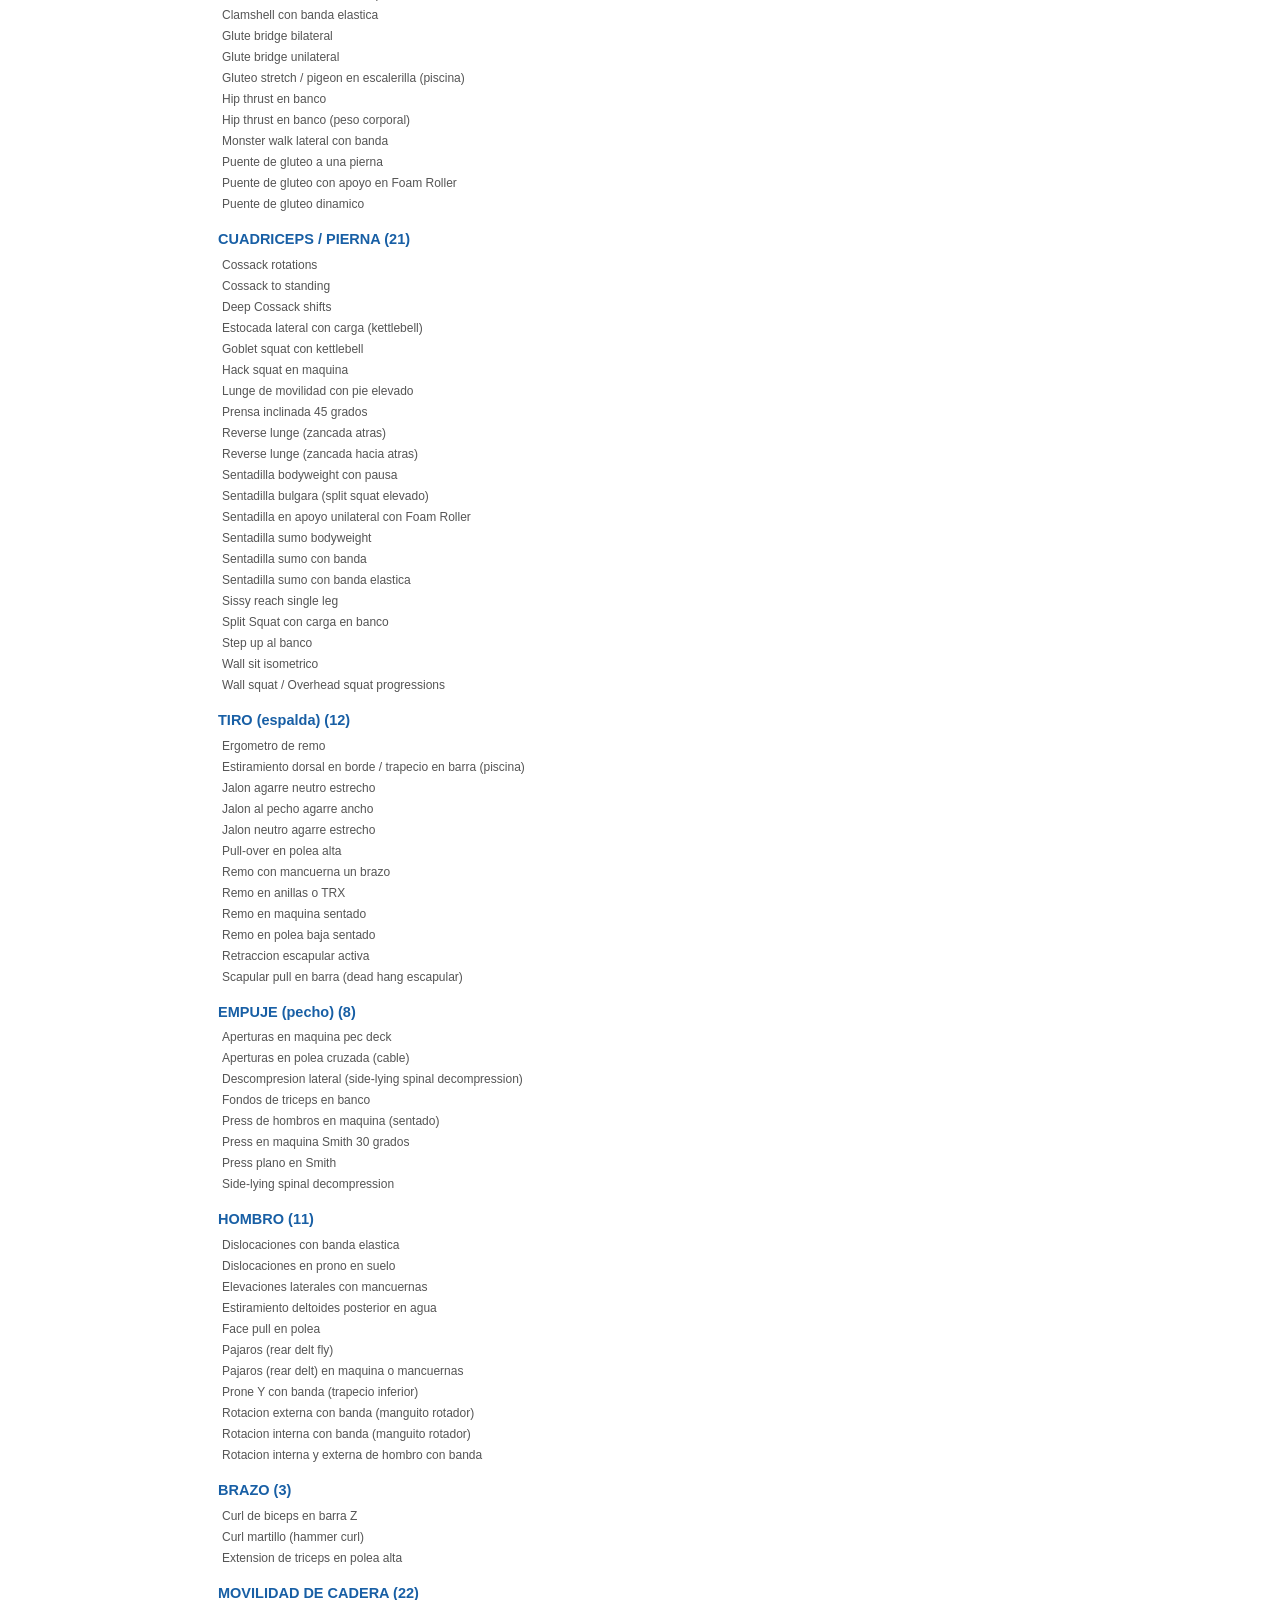
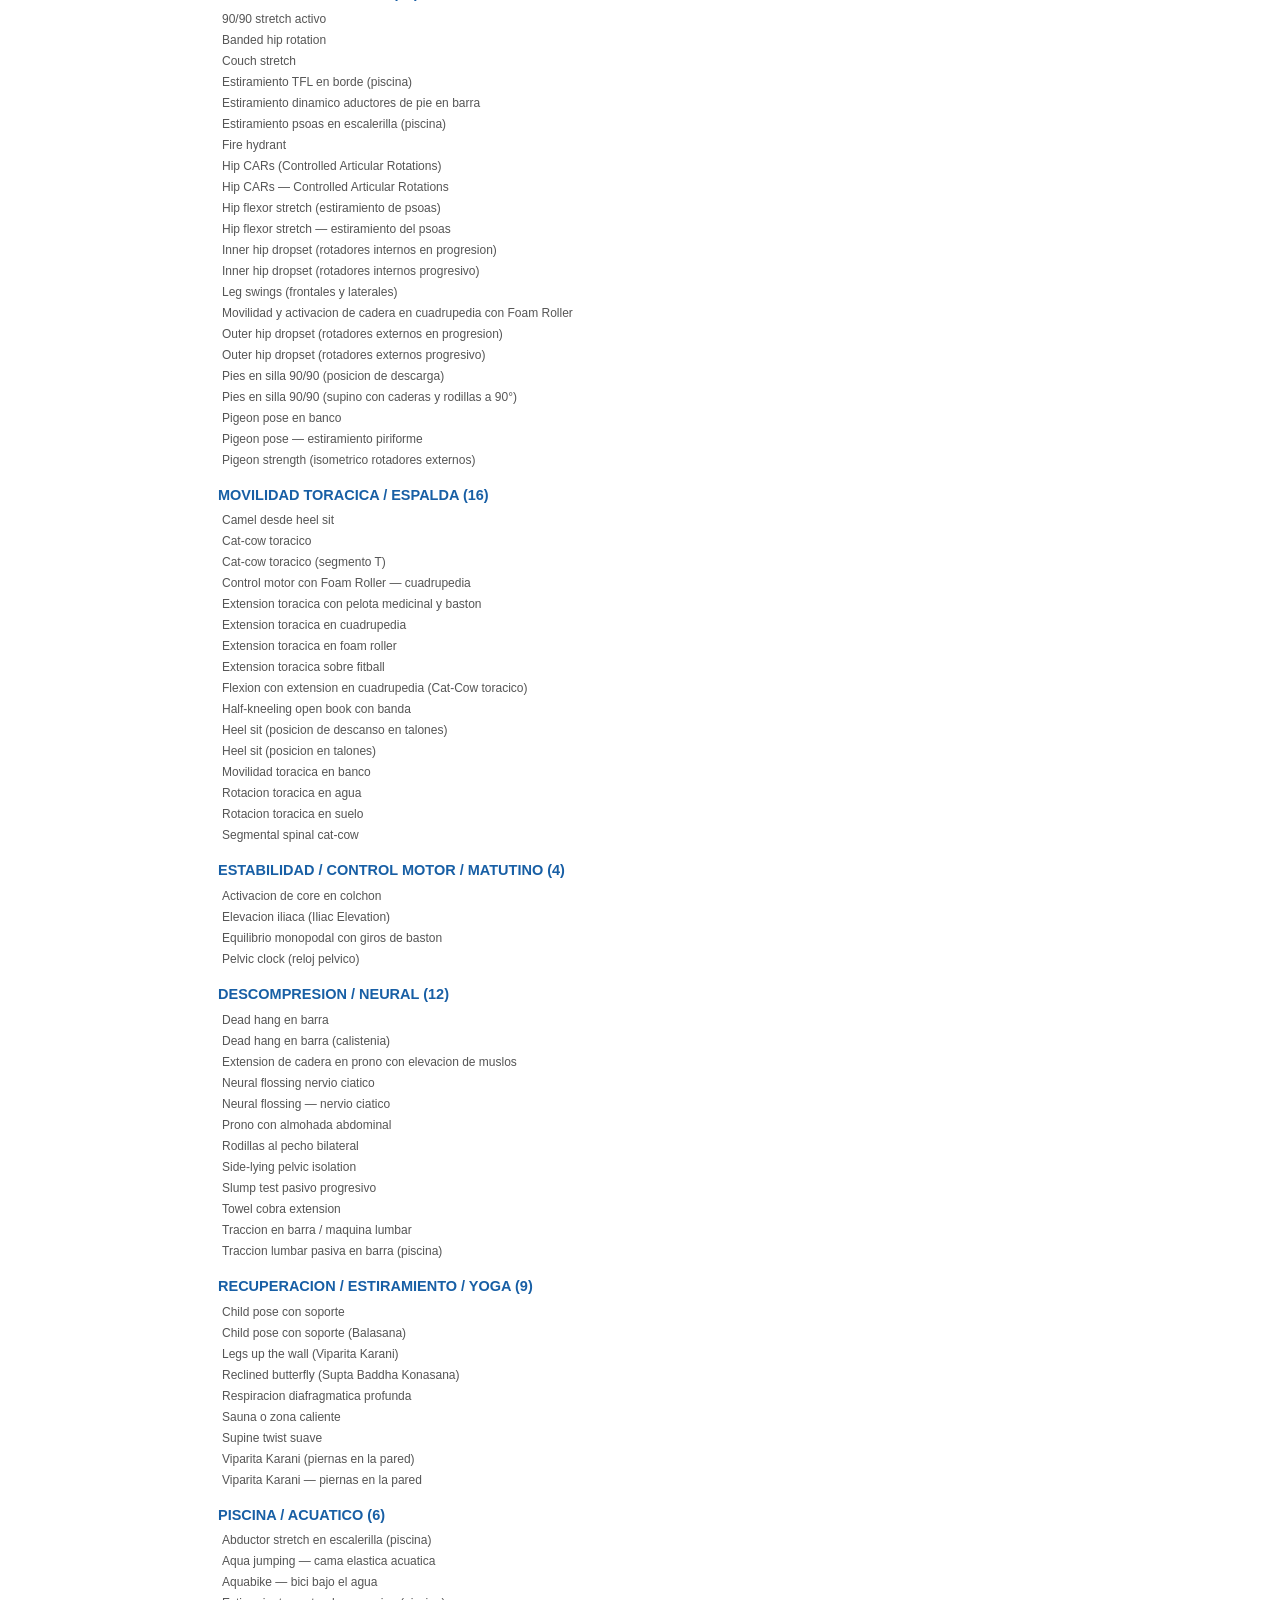
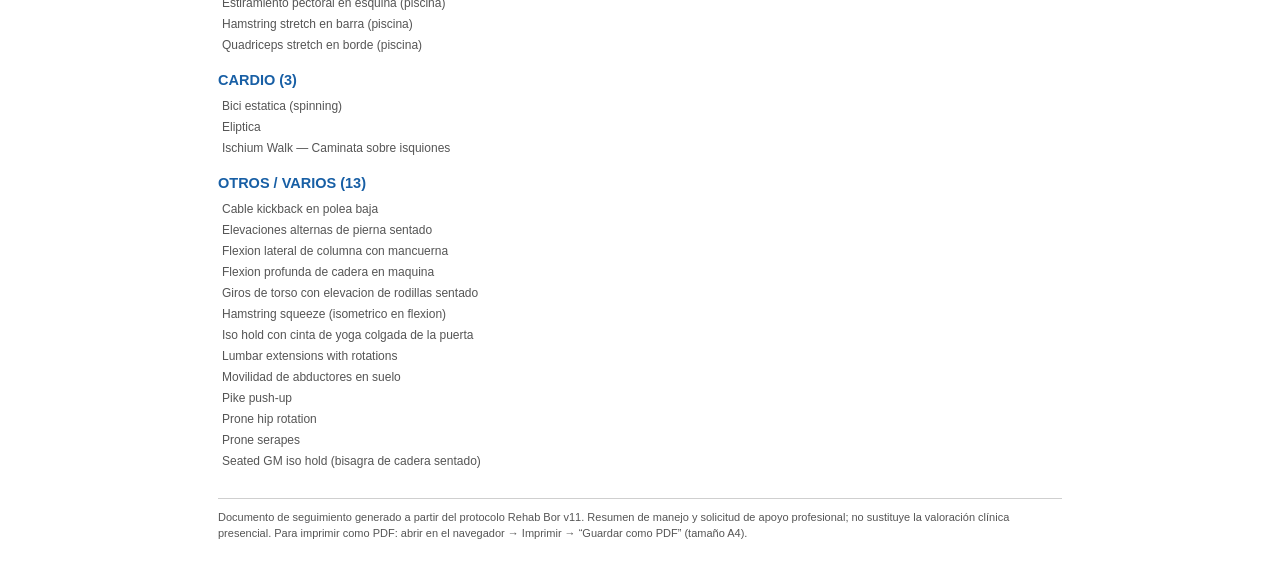
<file: informe-rehabilitacion.html>
<!DOCTYPE html>
<html lang="es">
<head>
<meta charset="UTF-8">
<title>Informe — Continuidad y gestión semanal del protocolo de rehabilitación lumbar</title>
<style>
  :root{ --ink:#1a1a1a; --soft:#555; --line:#cfcfcf; --accent:#0F6E56; --blue:#185FA5; --amber:#9a6212; --red:#b03030; --bg:#f4f6f5; }
  *{ box-sizing:border-box; }
  body{ font-family:"Segoe UI",Arial,sans-serif; color:var(--ink); line-height:1.5; max-width:900px; margin:0 auto; padding:32px 28px; font-size:14px; }
  h1{ font-size:23px; margin:0 0 4px; }
  h2{ font-size:17px; margin:26px 0 8px; padding-bottom:4px; border-bottom:2px solid var(--accent); color:var(--accent); }
  h3{ font-size:14.5px; margin:16px 0 4px; color:var(--blue); }
  .sub{ color:var(--soft); font-size:13px; margin:0 0 14px; }
  .meta{ background:var(--bg); border:1px solid var(--line); border-radius:8px; padding:12px 14px; font-size:13px; margin:14px 0 8px; }
  .meta b{ color:var(--ink); }
  table{ border-collapse:collapse; width:100%; margin:10px 0 6px; font-size:12.5px; }
  th,td{ border:1px solid var(--line); padding:6px 8px; vertical-align:top; text-align:left; }
  th{ background:var(--bg); font-size:11.5px; text-transform:uppercase; letter-spacing:.03em; }
  td .day{ font-weight:700; }
  ul{ margin:5px 0 10px; padding-left:20px; }
  li{ margin:3px 0; }
  .tag{ display:inline-block; font-size:11px; font-weight:700; padding:1px 7px; border-radius:10px; }
  .t-core{ background:#e9eaff; color:#3C3489; }
  .t-glute{ background:#fdeee3; color:#993C1D; }
  .t-neural{ background:#fbf0d8; color:var(--amber); }
  .t-mob{ background:#e1f5ee; color:var(--accent); }
  .t-pool{ background:#dceaf5; color:#185FA5; }
  .t-force{ background:#e9eaff; color:#3C3489; }
  .pr{ display:inline-block; width:10px; height:10px; border-radius:2px; margin-right:7px; vertical-align:middle; flex-shrink:0; }
  .pr-post{ background:#b03030; }
  .pr-carga{ background:#9a6212; }
  .pr-base{ background:#0F6E56; }
  ul.small li{ list-style:none; }
  ul.small{ padding-left:4px; }
  .callout{ border-left:4px solid var(--accent); background:#f3faf7; padding:10px 14px; border-radius:0 6px 6px 0; margin:10px 0; }
  .warn{ border-left-color:var(--red); background:#fcf1f1; }
  .info{ border-left-color:var(--blue); background:#eef4fb; }
  .two-col{ display:flex; gap:18px; }
  .two-col > div{ flex:1; }
  .small{ font-size:12px; color:var(--soft); }
  .footer{ margin-top:28px; padding-top:10px; border-top:1px solid var(--line); font-size:11px; color:var(--soft); }
  .legend span{ margin-right:12px; }
  @media print{
    body{ padding:0; font-size:11.5px; max-width:none; }
    h2{ page-break-after:avoid; }
    table,.callout{ page-break-inside:avoid; }
    .page-break{ page-break-before:always; }
    @page{ size:A4; margin:14mm 14mm; }
  }
</style>
</head>
<body>

<h1>Continuidad y gestión semanal del protocolo de rehabilitación lumbar</h1>
<p class="sub">Informe dirigido a Fisioterapia y Acondicionamiento Físico · Distribución de los ejercicios imprescindibles de rehabilitación (bloques E) y plan de progresión por fases</p>

<div class="meta">
  <b>Diagnóstico:</b> Discopatía L4-L5 y L5-S1 · extrusión bilateral activa · sensibilización radicular S1 (predominio L5-S1 izquierdo).<br>
  <b>Fase actual:</b> Fase 2 (reacondicionamiento con carga controlada). <b>Objetivo:</b> transición progresiva base → fuerza → segmentación/carga cíclica del cartílago.<br>
  <b>Principios no negociables:</b> columna neutra bajo carga · sin carga axial directa sobre la columna · sin flexión lumbar cargada · parar ante reproducción de irradiación S1.
</div>

<div class="legend small">
  <b>Leyenda de bloques:</b>
  <span class="tag t-core">CORE / anti-movimiento</span>
  <span class="tag t-glute">CADERA / glúteo</span>
  <span class="tag t-neural">NEURAL / descarga</span>
  <span class="tag t-mob">MOVILIDAD diaria</span>
  <span class="tag t-pool">PISCINA ligera</span>
</div>

<h2>1 · Esquema de continuidad semanal</h2>
<p class="small">Estructura reorganizada con un principio clave: <b>la piscina nunca se coloca tras una sesión intensa de espalda o core</b> (el nado con la musculatura erectora/estabilizadora fatigada degrada la postura en el agua). Los días de piscina se convierten en días <b>ligeros</b> de estabilidad y movilidad con glúteo y sentadilla suave. Reparto: <b>3 días de fuerza</b> · <b>2 días de piscina ligera</b> · <b>1 neural</b> · <b>1 recuperación</b>. La movilidad y descarga neural siguen siendo <b>diarias</b> (protocolo matutino).</p>

<table>
  <thead>
    <tr><th style="width:62px">Día</th><th style="width:78px">Tipo</th><th>Contenido principal</th><th>Núcleo de rehabilitación / piscina</th></tr>
  </thead>
  <tbody>
    <tr><td class="day">Lunes</td><td><span class="tag t-force">FUERZA</span></td><td>Cadena posterior + Core (intenso) + bíceps</td><td>Dead bug · Bird dog · Plank · Hollow body · Glute bridge uni · L-sit — <b>sin piscina</b></td></tr>
    <tr><td class="day">Martes</td><td><span class="tag t-pool">PISCINA</span></td><td>Estabilidad + pierna ligera</td><td>Glute bridge · Hip thrust ligero · Clamshell · Monster walk · <b>sentadilla goblet ligera</b> · wall sit → <b>nado suave</b> (espalda+crol+braza pull buoy)</td></tr>
    <tr><td class="day">Miércoles</td><td><span class="tag t-neural">NEURAL</span></td><td><i>Descanso neural</i></td><td>Funcional bodyweight suave + estiramiento + neural flossing</td></tr>
    <tr><td class="day">Jueves</td><td><span class="tag t-force">FUERZA</span></td><td>Empuje + Tiro (tren superior, <b>sin carga axial</b>)</td><td>Pallof press · Dead bug · Plank lateral · Hollow body · Neural flossing — <b>sin piscina</b></td></tr>
    <tr><td class="day">Viernes</td><td><span class="tag t-pool">PISCINA</span></td><td>Estabilidad + pierna ligera</td><td>Igual que Martes: glúteo + sentadilla goblet ligera + wall sit → <b>nado suave</b></td></tr>
    <tr><td class="day">Sábado</td><td><span class="tag t-force">FUERZA</span></td><td>Pierna + Glúteo (sin carga axial directa)</td><td>90/90 · Clamshell · Abducción · Monster walk · TFL/piramidal · Glute bridge uni — <b>sin piscina</b></td></tr>
    <tr><td class="day">Domingo</td><td><span class="tag t-mob">RECUP.</span></td><td>Recuperación activa (casa)</td><td>Caminata · Pigeon · Child pose · Viparita · Neural flossing · respiración + calor</td></tr>
  </tbody>
</table>

<div class="callout info">
  <b>Lógica de separación fuerza / piscina:</b> las sesiones que más fatigan los erectores y estabilizadores lumbares (Lunes posterior+core, Jueves tiro horizontal) <b>no llevan nado</b>. Los días de piscina (Martes, Viernes) son ligeros — trabajo de estabilidad y glúteo sin carga axial en tierra y un nado suave enfocado en postura y descompresión, nunca largos exigentes. Así se entra al agua con la musculatura postural fresca y se evita nadar en flexión/compensación.
</div>
<div class="callout">
  <b>Continuidad de los pilares:</b> CORE/anti-movimiento (Lun + Jue) · CADERA/GLÚTEO (Mar + Vie + Sáb) · NEURAL/DESCARGA (Mié + Dom + <b>todas las mañanas</b>). Cada pilar se cubre ≥2 veces/semana; el glúteo y la estabilidad aparecen también en los días de piscina, por lo que el trabajo de cadera es el más frecuente.
</div>

<h2>2 · Ejercicios imprescindibles de rehabilitación (bloques E)</h2>
<p class="small">Agrupados por función terapéutica. Estos son los que <b>no deben omitirse</b> aunque se recorte la sesión de fuerza. Dosis orientativa de fase 2; progresión por estadios S1-2 → S7+ → F3.</p>

<h3>A · Estabilización lumbopélvica (anti-movimiento)</h3>
<ul>
  <li><b>Dead bug</b> 3×10/lado — anti-extensión; lumbar pegada al suelo en todo el recorrido.</li>
  <li><b>Bird dog con pausa</b> 3×10/lado — control rotacional, pelvis estable.</li>
  <li><b>Plank anterior y lateral</b> 3×30 s / 3×25 s/lado — rigidez antimovimiento global.</li>
  <li><b>Pallof press</b> 3×10/lado — anti-rotación (clave para proteger el segmento bajo torsión).</li>
  <li><b>Hollow body</b> 3×20 s — control en cadena anterior, solo sin irradiación.</li>
</ul>

<h3>B · Cadena posterior y glúteo sin carga axial</h3>
<ul>
  <li><b>Hip thrust</b> 3×12 — motor del glúteo sin compresión vertebral.</li>
  <li><b>Glute bridge unilateral</b> 3×12/lado — corrige asimetría y pelvis nivelada.</li>
  <li><b>Single-leg reverse hyper</b> 3×12/lado — extensión de cadera pura, descarga del segmento.</li>
  <li><b>Cable pull-through</b> 3×12 — bisagra con carga posterior (no axial); puente seguro hacia el RDL.</li>
</ul>

<h3>C · Estabilizadores de cadera (glúteo medio)</h3>
<ul>
  <li><b>Clamshell con banda</b> 3×15/lado · <b>Monster walk</b> 3×15 m · <b>Abducción</b> 3×15 — controlan el valgo y el colapso pélvico que sobrecargan L5-S1.</li>
</ul>

<h3>D · Descarga y movilización neural (diaria)</h3>
<ul>
  <li><b>Neural flossing del ciático</b> 2×8/lado — <b>deslizamiento, no tensión</b>; solo en ventanas sin irradiación.</li>
  <li><b>Descompresión lateral (side-lying)</b> 2-3 min sobre el lado no sintomático — apertura foraminal pasiva.</li>
  <li><b>Pigeon / 90-90 / psoas / TFL</b> — movilidad de cadera con pelvis neutra para descargar la columna.</li>
  <li><b>Viparita Karani</b> 5-8 min — descarga axial y activación parasimpática.</li>
</ul>

<div class="page-break"></div>

<h2>3 · Informe para Fisioterapia y Acondicionamiento Físico</h2>

<h3>3.1 · Necesidad de apoyo postural (solicitud expresa)</h3>
<p>El factor que más condiciona la evolución entre sesiones es la <b>carga postural acumulada</b> (sedestación, conducción, trabajo). Se solicita valoración y apoyo profesional en:</p>
<ul>
  <li><b>Ergonomía de sedestación:</b> soporte lumbar activo, alternancia sit-stand, y un límite operativo de <b>≤45 min</b> de sedestación continua (criterio de tolerancia recogido en el protocolo).</li>
  <li><b>Higiene postural en actividades de riesgo:</b> conducción prolongada (pausas y reposicionamiento) y transferencias de carga con bisagra de cadera, no de columna.</li>
  <li><b>Reeducación del patrón de incorporación matutino</b>, cuando el disco está más hidratado y vulnerable (activación de core previa a cualquier movimiento).</li>
</ul>
<div class="callout">El protocolo ya incorpora activación isométrica matutina y descompresión; se pide <b>supervisión presencial</b> para verificar que el control postural se mantiene bajo fatiga y en gestos de la vida diaria, no solo en el ejercicio.</div>

<h3>3.2 · Estiramientos intensos sin poner en riesgo la extrusión</h3>
<p>Con extrusión activa, la intensidad del estiramiento <b>no debe buscarse aumentando el rango lumbar</b>, sino con <b>duración y relajación</b> en posiciones que respeten el segmento. Criterio rector: si aparece sensación de <i>“banda elástica a punto de romperse”</i> o se reproduce la irradiación S1, se ha pasado el límite — se reduce rango de inmediato.</p>
<div class="two-col">
  <div>
    <h3 style="color:var(--accent)">Permitido / buscado</h3>
    <ul>
      <li>Descompresión <b>pasiva</b>: side-lying, Viparita, dead/dead hang controlado.</li>
      <li>Estiramientos de <b>cadera</b> (psoas, pigeon, 90/90, TFL) manteniendo <b>pelvis neutra</b>, sin retroversión forzada.</li>
      <li><b>Deslizamiento</b> neural (flossing), nunca tensión neural mantenida.</li>
      <li>Movilidad <b>torácica</b> (cat-cow torácico, extensión sobre foam) dejando la lumbar estable.</li>
      <li>Intensidad vía <b>tiempo</b> (40-90 s) y respiración, no vía rango máximo.</li>
    </ul>
  </div>
  <div>
    <h3 style="color:var(--red)">A evitar / con cautela</h3>
    <ul>
      <li><b>Flexión lumbar cargada</b> o end-range (buttwink, toca-puntas con espalda redondeada).</li>
      <li><b>Slump test</b> agresivo o estiramiento neural en tensión mantenida.</li>
      <li>Estiramiento balístico de isquiotibiales con columna flexionada.</li>
      <li>Press-ups / extensión global si reproducen irradiación.</li>
      <li>Rotaciones lumbares forzadas bajo carga.</li>
    </ul>
  </div>
</div>
<div class="callout warn"><b>Regla de seguridad transversal:</b> ningún estiramiento debe reproducir parestesia, irradiación distal ni dolor agudo. La ausencia de síntomas neurales es el “verde” que autoriza progresar el rango.</div>

<h3>3.3 · Seguimiento de la fase clave: base → fuerza → segmentación (carga del cartílago)</h3>
<p>Es la fase más determinante del proceso. Se solicita acompañamiento en la <b>dosificación de la progresión</b> y la lectura de la respuesta sintomática semanal.</p>
<table>
  <thead><tr><th style="width:120px">Etapa</th><th>Objetivo</th><th>Medios</th><th>Criterio para progresar</th></tr></thead>
  <tbody>
    <tr><td><b>Base</b> (S1-S2)</td><td>Control motor y tolerancia sin síntomas</td><td>Anti-movimiento, isométricos, rango parcial sin carga</td><td>Patrón limpio + dolor reposo ≤2/10</td></tr>
    <tr><td><b>Fuerza</b> (S3-S6)</td><td>Capacidad de carga de cadena posterior y glúteo</td><td>Hip thrust, cable pull-through, hiperext, prensa, RDL progresivo — columna neutra obligatoria</td><td>14 días estable + técnica impecable sin irradiación</td></tr>
    <tr><td><b>Segmentación / cartílago</b> (S7+ → F3)</td><td>Carga cíclica controlada para nutrición discal y control segmentario fino</td><td>Tempo lento/excéntrico, isométricos largos, control segmentario (foam/bird-dog cargado), trabajo en piscina (carga cíclica sin gravedad)</td><td>Cumplimiento de criterios de fase 3</td></tr>
  </tbody>
</table>

<div class="callout info">
  <b>Razonamiento “entrenar el cartílago”:</b> el cartílago del platillo vertebral y el disco se nutren por <b>carga cíclica de baja-media intensidad</b> (mecanismo de imbibición), no por compresión axial máxima ni por reposo. Por eso la fase de segmentación prioriza <b>tempo controlado, isométricos y trabajo acuático</b> (carga cíclica descargada de gravedad) y evita los picos de compresión en flexión. El objetivo no es solo “más kilos”, sino <b>tolerancia a carga repetida con control segmentario</b>.
</div>

<h3>3.4 · Criterios de progresión a Fase 3 (seguimiento)</h3>
<ul>
  <li>Dolor en reposo ≤2/10 durante 14 días consecutivos.</li>
  <li>Sin irradiación S1 activa durante 7 días.</li>
  <li>Hiperextensión banco 45° con 40 kg (50% PC) sin dolor — 4×6.</li>
  <li>RDL con mancuernas a rango completo, técnica impecable, sin irradiación.</li>
  <li>Plank anterior ≥45 s sin compensación lumbar · Hip thrust bilateral con carga moderada sin dolor.</li>
  <li>Goblet squat a rango completo sin irradiación · Neural flossing sin reproducción de síntomas.</li>
  <li>Tolerancia a sedestación ≥45 min.</li>
</ul>

<div class="callout warn">
  <b>Banderas rojas (suspender y reevaluar):</b> aumento progresivo de irradiación distal, déficit motor (caída del pie / pérdida de fuerza), alteración de sensibilidad en silla de montar o cambios esfinterianos. Ante cualquiera, detener la progresión y derivar.
</div>

<h3>3.5 · Ejercicios clave de progresión con alta necesidad de supervisión</h3>
<p>Donde más se necesita el acompañamiento presencial es en el <b>paso de la fase de base a la de segmentación y fuerza</b>, concretamente en las <b>progresiones que introducen carga axial / espinal</b>. Son el cuello de botella del proceso — cada una pasa de una versión descargada o parcial a su objetivo cargado:</p>
<table>
  <thead><tr><th style="width:200px">Progresión (actual → objetivo)</th><th>Qué introduce</th><th>Foco de la supervisión</th></tr></thead>
  <tbody>
    <tr><td><b>RDL → peso muerto (deadlift)</b></td><td>Carga axial completa desde el suelo en patrón bisagra</td><td>Bracing y bisagra bajo carga creciente; columna neutra; evitar el desplazamiento antálgico al lado derecho</td></tr>
    <tr><td><b>Hiperextensión → añadir peso</b></td><td>Carga progresiva de los extensores en extensión de cadera</td><td>No hiperextender la lumbar; extensión desde la cadera, no desde la columna</td></tr>
    <tr><td><b>Hip thrust → con peso (barra)</b></td><td>Carga del puente de glúteo / extensión de cadera</td><td>Control pélvico, costillas abajo, no arquear la lumbar al bloquear arriba</td></tr>
    <tr><td><b>Elephant walk → Jefferson curl</b></td><td>Paso a la <b>flexión segmentaria cargada</b> (segmentación vértebra a vértebra)</td><td>El más delicado con extrusión activa — control segmentario fino, carga muy gradual, parar ante cualquier síntoma neural</td></tr>
  </tbody>
</table>
<div class="callout">
  <b>Petición concreta al profesional:</b> guía presencial del <b>bracing</b>, control pélvico y trayectoria/rango en estas cuatro progresiones para <b>introducir la carga axial de forma segura y gradual</b>. Son la puerta de entrada a la fase de fuerza y segmentación; ahora mismo se trabajan en sus versiones descargadas o de rango parcial precisamente por la dificultad de introducir esa carga.
</div>
<div class="callout warn">
  <b>Limitación documentada del ritmo de progresión:</b> existe voluntad y base para iniciar la <b>segmentación y la fuerza</b>, pero la progresión está condicionada por un <b>retraso documentado en la recuperación muscular</b> (mayor tiempo de descanso necesario entre sesiones para la misma carga). Se solicita que la dosificación de la carga axial tenga en cuenta esta recuperación enlentecida, evitando encadenar estímulos de alta exigencia antes de la recuperación completa.
</div>

<div class="page-break"></div>
<h2>Anexo A · Catálogo completo de ejercicios del programa</h2>
<p class="small">Listado íntegro de los ejercicios del programa, agrupados por grupo muscular / función, con su plano o foco de trabajo y material. Cada ejercicio tiene además progresión por estadios (S1-2 → F3) en la aplicación de seguimiento. El <b>color indica la prioridad de enfoque</b>:</p>

<div class="legend small" style="margin:4px 0 14px;line-height:2">
  <span><span class="pr pr-post"></span><b>Postura estricta / carga axial</b> — técnica no negociable; vigilancia máxima (columna neutra, sin buttwink, sin flexión cargada).</span><br>
  <span><span class="pr pr-carga"></span><b>Progresión de carga</b> — motor de fuerza; se progresa peso semana a semana con técnica controlada.</span><br>
  <span><span class="pr pr-base"></span><b>Base / movilidad / activación</b> — bajo riesgo; foco en control, rango y volumen (bodyweight, bandas, movilidad).</span>
</div>

<h3>CORE — estabilización lumbopélvica (anti-movimiento)</h3>
<ul class="small">
  <li><span class="pr pr-base"></span><b>Dead bug</b> — anti-extensión · bodyweight</li>
  <li><span class="pr pr-base"></span><b>Bird dog</b> — anti-rotación (control) · bodyweight</li>
  <li><span class="pr pr-base"></span><b>Plank anterior</b> — anti-extensión / global · bodyweight</li>
  <li><span class="pr pr-base"></span><b>Plank lateral</b> — anti-flexión lateral · bodyweight</li>
  <li><span class="pr pr-base"></span><b>Hollow body</b> — anti-extensión · bodyweight</li>
  <li><span class="pr pr-base"></span><b>Hollow body hang (colgado en barra)</b> — anti-extensión + tracción descompresiva · barra</li>
  <li><span class="pr pr-base"></span><b>Pallof press (polea)</b> — anti-rotación · polea</li>
  <li><span class="pr pr-base"></span><b>Pallof press (banda)</b> — anti-rotación, apto casa · banda</li>
  <li><span class="pr pr-base"></span><b>Copenhagen plank</b> — anti-flexión lateral + aductor · banco</li>
  <li><span class="pr pr-base"></span><b>Streamline + plancha flotante (pull buoy)</b> — transferencia del brace al agua · piscina</li>
  <li><span class="pr pr-post"></span><b>Leg raise en polea</b> — anti-extensión inferior · polea · <i>lumbar pegada obligatoria</i></li>
  <li><span class="pr pr-base"></span><b>Suitcase carry / hold</b> — anti-flexión lateral · mancuerna/banda</li>
  <li><span class="pr pr-base"></span><b>L-sit</b> — compuesto (flexores cadera + core) · bodyweight</li>
</ul>

<h3>HIP — movilidad de cadera</h3>
<ul class="small">
  <li><span class="pr pr-base"></span><b>Hip CARs</b> — movilidad rango completo · bodyweight</li>
  <li><span class="pr pr-base"></span><b>Rotación cadera int/ext con banda (tumbado)</b> — rotación de cadera · banda</li>
  <li><span class="pr pr-base"></span><b>Side lunges (cossack)</b> — aductores + movilidad · bodyweight</li>
  <li><span class="pr pr-base"></span><b>Elevaciones de pierna sentado sobre foam roller</b> — fuerza flexor + flexibilidad activa · foam</li>
  <li><span class="pr pr-base"></span><b>Movilidad de cadera sentado en silla</b> — rango activo + fuerza (anti-sedestación) · silla</li>
  <li><span class="pr pr-base"></span><b>Estiramiento en suelo (straddle / split modificado)</b> — flexibilidad aductores · bodyweight</li>
  <li><span class="pr pr-base"></span><b>90/90 stretch activo</b> — rotación de cadera · bodyweight</li>
  <li><span class="pr pr-base"></span><b>TFL stretch — piramidal en suelo</b> — TFL + rotadores externos · bodyweight</li>
</ul>

<h3>HINGE — bisagra de cadera / cadena posterior</h3>
<ul class="small">
  <li><span class="pr pr-base"></span><b>Good morning con banda</b> — activación bisagra · banda</li>
  <li><span class="pr pr-post"></span><b>Hiperextensión banco 45°</b> — motor cadena posterior · banco · <i>columna neutra + carga progresiva</i></li>
  <li><span class="pr pr-post"></span><b>RDL con mancuernas</b> — bisagra cargada · mancuernas · <i>columna neutra REQUISITO, parar si irradiación S1</i></li>
  <li><span class="pr pr-base"></span><b>Cable pancake en suelo</b> — elongación cadena posterior · polea</li>
  <li><span class="pr pr-post"></span><b>Hinge — rango parcial</b> — bisagra segura, rango limitado · mancuernas · <i>no forzar el tirón ciático</i></li>
</ul>

<h3>PULL — tiro (espalda) sin carga axial</h3>
<ul class="small">
  <li><span class="pr pr-post"></span><b>Scapular pull en barra</b> — descompresión + control escapular · barra · <i>parar si irradiación S1 al colgar</i></li>
  <li><span class="pr pr-carga"></span><b>Jalón al pecho agarre ancho</b> — dorsal · máquina/polea</li>
  <li><span class="pr pr-carga"></span><b>Remo en máquina sentado</b> — espalda media · máquina · <i>no flexionar la columna al tirar</i></li>
</ul>

<h3>PUSH — empuje sin carga axial</h3>
<ul class="small">
  <li><span class="pr pr-carga"></span><b>Aperturas en máquina (pec deck)</b> — pecho · máquina</li>
  <li><span class="pr pr-carga"></span><b>Fondos en máquina asistida</b> — pecho + tríceps · máquina asistida</li>
</ul>

<h3>SHOULDER — hombro (sin overhead axial)</h3>
<ul class="small">
  <li><span class="pr pr-carga"></span><b>Elevaciones laterales</b> — deltoides medio · mancuerna/banda</li>
</ul>

<h3>ARM — brazos</h3>
<ul class="small">
  <li><span class="pr pr-carga"></span><b>Extensión de tríceps en polea</b> — tríceps · polea</li>
  <li><span class="pr pr-carga"></span><b>Curl de bíceps en barra Z</b> — bíceps · barra</li>
  <li><span class="pr pr-carga"></span><b>Curl martillo</b> — braquial + bíceps · mancuernas</li>
</ul>

<h3>QUAD — cuádriceps / pierna (sin carga axial directa)</h3>
<ul class="small">
  <li><span class="pr pr-post"></span><b>Leg extension</b> — cuádriceps · máquina · <i>dedos adelante si ciática; asiento atrás para holgura neural</i></li>
  <li><span class="pr pr-post"></span><b>Leg curl</b> — femoral · máquina · <i>no redondear espalda; torso atrás si tirón ciático</i></li>
  <li><span class="pr pr-post"></span><b>Prensa 45°</b> — pierna sin carga axial · máquina · <i>coxis pegado, control del buttwink</i></li>
  <li><span class="pr pr-post"></span><b>Sumo squat con peso (KB)</b> — pierna, torso vertical · KB/mancuerna · <i>espalda neutra</i></li>
  <li><span class="pr pr-post"></span><b>Split squat (anti-rotación)</b> — unilateral + QL · bodyweight/mancuerna · <i>tronco erguido</i></li>
  <li><span class="pr pr-carga"></span><b>Step up al banco</b> — pierna unilateral · banco</li>
  <li><span class="pr pr-base"></span><b>Wall sit isométrico</b> — cuádriceps isométrico · pared</li>
  <li><span class="pr pr-base"></span><b>Sentadilla goblet ligera con pausa</b> — patrón squat sin fatiga · KB ligera</li>
</ul>

<h3>GLUTE — glúteo / cadera (cadena posterior sin carga axial)</h3>
<ul class="small">
  <li><span class="pr pr-carga"></span><b>Hip thrust en banco</b> — motor glúteo · banco</li>
  <li><span class="pr pr-base"></span><b>Glute bridge unilateral</b> — glúteo + pelvis nivelada · bodyweight</li>
  <li><span class="pr pr-base"></span><b>Clamshell con banda</b> — glúteo medio · banda</li>
  <li><span class="pr pr-base"></span><b>Monster walk lateral con banda</b> — glúteo medio · banda</li>
  <li><span class="pr pr-carga"></span><b>Abducción en máquina</b> — glúteo medio · máquina</li>
  <li><span class="pr pr-carga"></span><b>Single-leg reverse hyper</b> — extensión cadera sin carga axial · banco · <i>parar si irradiación S1</i></li>
  <li><span class="pr pr-post"></span><b>Cable pull-through</b> — bisagra con carga posterior (no axial) · polea · <i>espalda neutra, bisagra simétrica</i></li>
</ul>

<h3>CARD — cardio de sala</h3>
<ul class="small">
  <li><span class="pr pr-base"></span><b>Ergómetro de remo</b> — 2000m, FC 110-125 · <i>espalda neutra, drive con piernas</i></li>
  <li><span class="pr pr-base"></span><b>Bici estática</b> — 15-20 min, FC 110-120, sin standing</li>
  <li><span class="pr pr-base"></span><b>Elíptica</b> — 15-20 min, FC 110-125, sin impacto</li>
</ul>

<div class="page-break"></div>
<h2>Anexo B · Banco completo de ejercicios (todas las fichas)</h2>
<p class="small">Inventario íntegro de los <b>183 ejercicios</b> con ficha en la base de datos del programa, agrupados por grupo / función — incluye también los <b>no programados actualmente</b> en la semana (no se ha perdido ninguno). El detalle completo de cada ejercicio (descripción, pasos, errores comunes, variantes por estadio y notas de columna) está en la ficha "i" de la aplicación de seguimiento.</p>
<div class="callout"><b>Relación con el Anexo A:</b> el Anexo A son los ejercicios <b>programados ahora</b> con su prioridad de color (postura / carga / base); este Anexo B es el <b>banco completo</b> del que se nutre el programa y de donde se progresan las variantes.</div>
<h3>CORE (15)</h3>
<ul class="small">
  <li>Bird dog con pausa</li>
  <li>Copenhagen plank</li>
  <li>Crunches en fitball</li>
  <li>Dead bug con extension completa</li>
  <li>Hollow body hold</li>
  <li>Hundred modificado (piernas en mesa)</li>
  <li>L-sit (progresion)</li>
  <li>L-sit progresion</li>
  <li>Leg raise en polea baja</li>
  <li>Pallof press en polea</li>
  <li>Plancha abdominal sobre Foam Roller</li>
  <li>Plancha anterior</li>
  <li>Plank anterior (isometrico frontal)</li>
  <li>Plank anterior (plancha frontal)</li>
  <li>Plank lateral</li>
</ul>
<h3>CADENA POSTERIOR / HINGE (15)</h3>
<ul class="small">
  <li>Cable pancake en suelo</li>
  <li>Cable pull-through en polea baja</li>
  <li>Elephant walk estatico</li>
  <li>Good morning con banda elastica</li>
  <li>Hiperextension banco 45 grados</li>
  <li>Hiperextension en banco 45 grados</li>
  <li>Hiperextension unilateral en banco 45 grados</li>
  <li>RDL con mancuernas (Romanian Deadlift)</li>
  <li>RDL unilateral en banco — mancuerna</li>
  <li>RDL — Romanian Deadlift con barra</li>
  <li>RDL — Romanian Deadlift con mancuernas</li>
  <li>Seated GM iso hold (good morning isometrico sentado)</li>
  <li>Single leg reverse hyper</li>
  <li>Superman hold en suelo</li>
  <li>Wall Nordics</li>
</ul>
<h3>GLUTEO / CADERA (11)</h3>
<ul class="small">
  <li>Abduccion de cadera en maquina</li>
  <li>Clamshell con banda elastica</li>
  <li>Glute bridge bilateral</li>
  <li>Glute bridge unilateral</li>
  <li>Gluteo stretch / pigeon en escalerilla (piscina)</li>
  <li>Hip thrust en banco</li>
  <li>Hip thrust en banco (peso corporal)</li>
  <li>Monster walk lateral con banda</li>
  <li>Puente de gluteo a una pierna</li>
  <li>Puente de gluteo con apoyo en Foam Roller</li>
  <li>Puente de gluteo dinamico</li>
</ul>
<h3>CUADRICEPS / PIERNA (21)</h3>
<ul class="small">
  <li>Cossack rotations</li>
  <li>Cossack to standing</li>
  <li>Deep Cossack shifts</li>
  <li>Estocada lateral con carga (kettlebell)</li>
  <li>Goblet squat con kettlebell</li>
  <li>Hack squat en maquina</li>
  <li>Lunge de movilidad con pie elevado</li>
  <li>Prensa inclinada 45 grados</li>
  <li>Reverse lunge (zancada atras)</li>
  <li>Reverse lunge (zancada hacia atras)</li>
  <li>Sentadilla bodyweight con pausa</li>
  <li>Sentadilla bulgara (split squat elevado)</li>
  <li>Sentadilla en apoyo unilateral con Foam Roller</li>
  <li>Sentadilla sumo bodyweight</li>
  <li>Sentadilla sumo con banda</li>
  <li>Sentadilla sumo con banda elastica</li>
  <li>Sissy reach single leg</li>
  <li>Split Squat con carga en banco</li>
  <li>Step up al banco</li>
  <li>Wall sit isometrico</li>
  <li>Wall squat / Overhead squat progressions</li>
</ul>
<h3>TIRO (espalda) (12)</h3>
<ul class="small">
  <li>Ergometro de remo</li>
  <li>Estiramiento dorsal en borde / trapecio en barra (piscina)</li>
  <li>Jalon agarre neutro estrecho</li>
  <li>Jalon al pecho agarre ancho</li>
  <li>Jalon neutro agarre estrecho</li>
  <li>Pull-over en polea alta</li>
  <li>Remo con mancuerna un brazo</li>
  <li>Remo en anillas o TRX</li>
  <li>Remo en maquina sentado</li>
  <li>Remo en polea baja sentado</li>
  <li>Retraccion escapular activa</li>
  <li>Scapular pull en barra (dead hang escapular)</li>
</ul>
<h3>EMPUJE (pecho) (8)</h3>
<ul class="small">
  <li>Aperturas en maquina pec deck</li>
  <li>Aperturas en polea cruzada (cable)</li>
  <li>Descompresion lateral (side-lying spinal decompression)</li>
  <li>Fondos de triceps en banco</li>
  <li>Press de hombros en maquina (sentado)</li>
  <li>Press en maquina Smith 30 grados</li>
  <li>Press plano en Smith</li>
  <li>Side-lying spinal decompression</li>
</ul>
<h3>HOMBRO (11)</h3>
<ul class="small">
  <li>Dislocaciones con banda elastica</li>
  <li>Dislocaciones en prono en suelo</li>
  <li>Elevaciones laterales con mancuernas</li>
  <li>Estiramiento deltoides posterior en agua</li>
  <li>Face pull en polea</li>
  <li>Pajaros (rear delt fly)</li>
  <li>Pajaros (rear delt) en maquina o mancuernas</li>
  <li>Prone Y con banda (trapecio inferior)</li>
  <li>Rotacion externa con banda (manguito rotador)</li>
  <li>Rotacion interna con banda (manguito rotador)</li>
  <li>Rotacion interna y externa de hombro con banda</li>
</ul>
<h3>BRAZO (3)</h3>
<ul class="small">
  <li>Curl de biceps en barra Z</li>
  <li>Curl martillo (hammer curl)</li>
  <li>Extension de triceps en polea alta</li>
</ul>
<h3>MOVILIDAD DE CADERA (22)</h3>
<ul class="small">
  <li>90/90 stretch activo</li>
  <li>Banded hip rotation</li>
  <li>Couch stretch</li>
  <li>Estiramiento TFL en borde (piscina)</li>
  <li>Estiramiento dinamico aductores de pie en barra</li>
  <li>Estiramiento psoas en escalerilla (piscina)</li>
  <li>Fire hydrant</li>
  <li>Hip CARs (Controlled Articular Rotations)</li>
  <li>Hip CARs — Controlled Articular Rotations</li>
  <li>Hip flexor stretch (estiramiento de psoas)</li>
  <li>Hip flexor stretch — estiramiento del psoas</li>
  <li>Inner hip dropset (rotadores internos en progresion)</li>
  <li>Inner hip dropset (rotadores internos progresivo)</li>
  <li>Leg swings (frontales y laterales)</li>
  <li>Movilidad y activacion de cadera en cuadrupedia con Foam Roller</li>
  <li>Outer hip dropset (rotadores externos en progresion)</li>
  <li>Outer hip dropset (rotadores externos progresivo)</li>
  <li>Pies en silla 90/90 (posicion de descarga)</li>
  <li>Pies en silla 90/90 (supino con caderas y rodillas a 90°)</li>
  <li>Pigeon pose en banco</li>
  <li>Pigeon pose — estiramiento piriforme</li>
  <li>Pigeon strength (isometrico rotadores externos)</li>
</ul>
<h3>MOVILIDAD TORACICA / ESPALDA (16)</h3>
<ul class="small">
  <li>Camel desde heel sit</li>
  <li>Cat-cow toracico</li>
  <li>Cat-cow toracico (segmento T)</li>
  <li>Control motor con Foam Roller — cuadrupedia</li>
  <li>Extension toracica con pelota medicinal y baston</li>
  <li>Extension toracica en cuadrupedia</li>
  <li>Extension toracica en foam roller</li>
  <li>Extension toracica sobre fitball</li>
  <li>Flexion con extension en cuadrupedia (Cat-Cow toracico)</li>
  <li>Half-kneeling open book con banda</li>
  <li>Heel sit (posicion de descanso en talones)</li>
  <li>Heel sit (posicion en talones)</li>
  <li>Movilidad toracica en banco</li>
  <li>Rotacion toracica en agua</li>
  <li>Rotacion toracica en suelo</li>
  <li>Segmental spinal cat-cow</li>
</ul>
<h3>ESTABILIDAD / CONTROL MOTOR / MATUTINO (4)</h3>
<ul class="small">
  <li>Activacion de core en colchon</li>
  <li>Elevacion iliaca (Iliac Elevation)</li>
  <li>Equilibrio monopodal con giros de baston</li>
  <li>Pelvic clock (reloj pelvico)</li>
</ul>
<h3>DESCOMPRESION / NEURAL (12)</h3>
<ul class="small">
  <li>Dead hang en barra</li>
  <li>Dead hang en barra (calistenia)</li>
  <li>Extension de cadera en prono con elevacion de muslos</li>
  <li>Neural flossing nervio ciatico</li>
  <li>Neural flossing — nervio ciatico</li>
  <li>Prono con almohada abdominal</li>
  <li>Rodillas al pecho bilateral</li>
  <li>Side-lying pelvic isolation</li>
  <li>Slump test pasivo progresivo</li>
  <li>Towel cobra extension</li>
  <li>Traccion en barra / maquina lumbar</li>
  <li>Traccion lumbar pasiva en barra (piscina)</li>
</ul>
<h3>RECUPERACION / ESTIRAMIENTO / YOGA (9)</h3>
<ul class="small">
  <li>Child pose con soporte</li>
  <li>Child pose con soporte (Balasana)</li>
  <li>Legs up the wall (Viparita Karani)</li>
  <li>Reclined butterfly (Supta Baddha Konasana)</li>
  <li>Respiracion diafragmatica profunda</li>
  <li>Sauna o zona caliente</li>
  <li>Supine twist suave</li>
  <li>Viparita Karani (piernas en la pared)</li>
  <li>Viparita Karani — piernas en la pared</li>
</ul>
<h3>PISCINA / ACUATICO (6)</h3>
<ul class="small">
  <li>Abductor stretch en escalerilla (piscina)</li>
  <li>Aqua jumping — cama elastica acuatica</li>
  <li>Aquabike — bici bajo el agua</li>
  <li>Estiramiento pectoral en esquina (piscina)</li>
  <li>Hamstring stretch en barra (piscina)</li>
  <li>Quadriceps stretch en borde (piscina)</li>
</ul>
<h3>CARDIO (3)</h3>
<ul class="small">
  <li>Bici estatica (spinning)</li>
  <li>Eliptica</li>
  <li>Ischium Walk — Caminata sobre isquiones</li>
</ul>
<h3>OTROS / VARIOS (13)</h3>
<ul class="small">
  <li>Cable kickback en polea baja</li>
  <li>Elevaciones alternas de pierna sentado</li>
  <li>Flexion lateral de columna con mancuerna</li>
  <li>Flexion profunda de cadera en maquina</li>
  <li>Giros de torso con elevacion de rodillas sentado</li>
  <li>Hamstring squeeze (isometrico en flexion)</li>
  <li>Iso hold con cinta de yoga colgada de la puerta</li>
  <li>Lumbar extensions with rotations</li>
  <li>Movilidad de abductores en suelo</li>
  <li>Pike push-up</li>
  <li>Prone hip rotation</li>
  <li>Prone serapes</li>
  <li>Seated GM iso hold (bisagra de cadera sentado)</li>
</ul>
<p class="footer">
  Documento de seguimiento generado a partir del protocolo Rehab Bor v11. Resumen de manejo y solicitud de apoyo profesional; no sustituye la valoración clínica presencial. Para imprimir como PDF: abrir en el navegador → Imprimir → “Guardar como PDF” (tamaño A4).
</p>

</body>
</html>
</file>
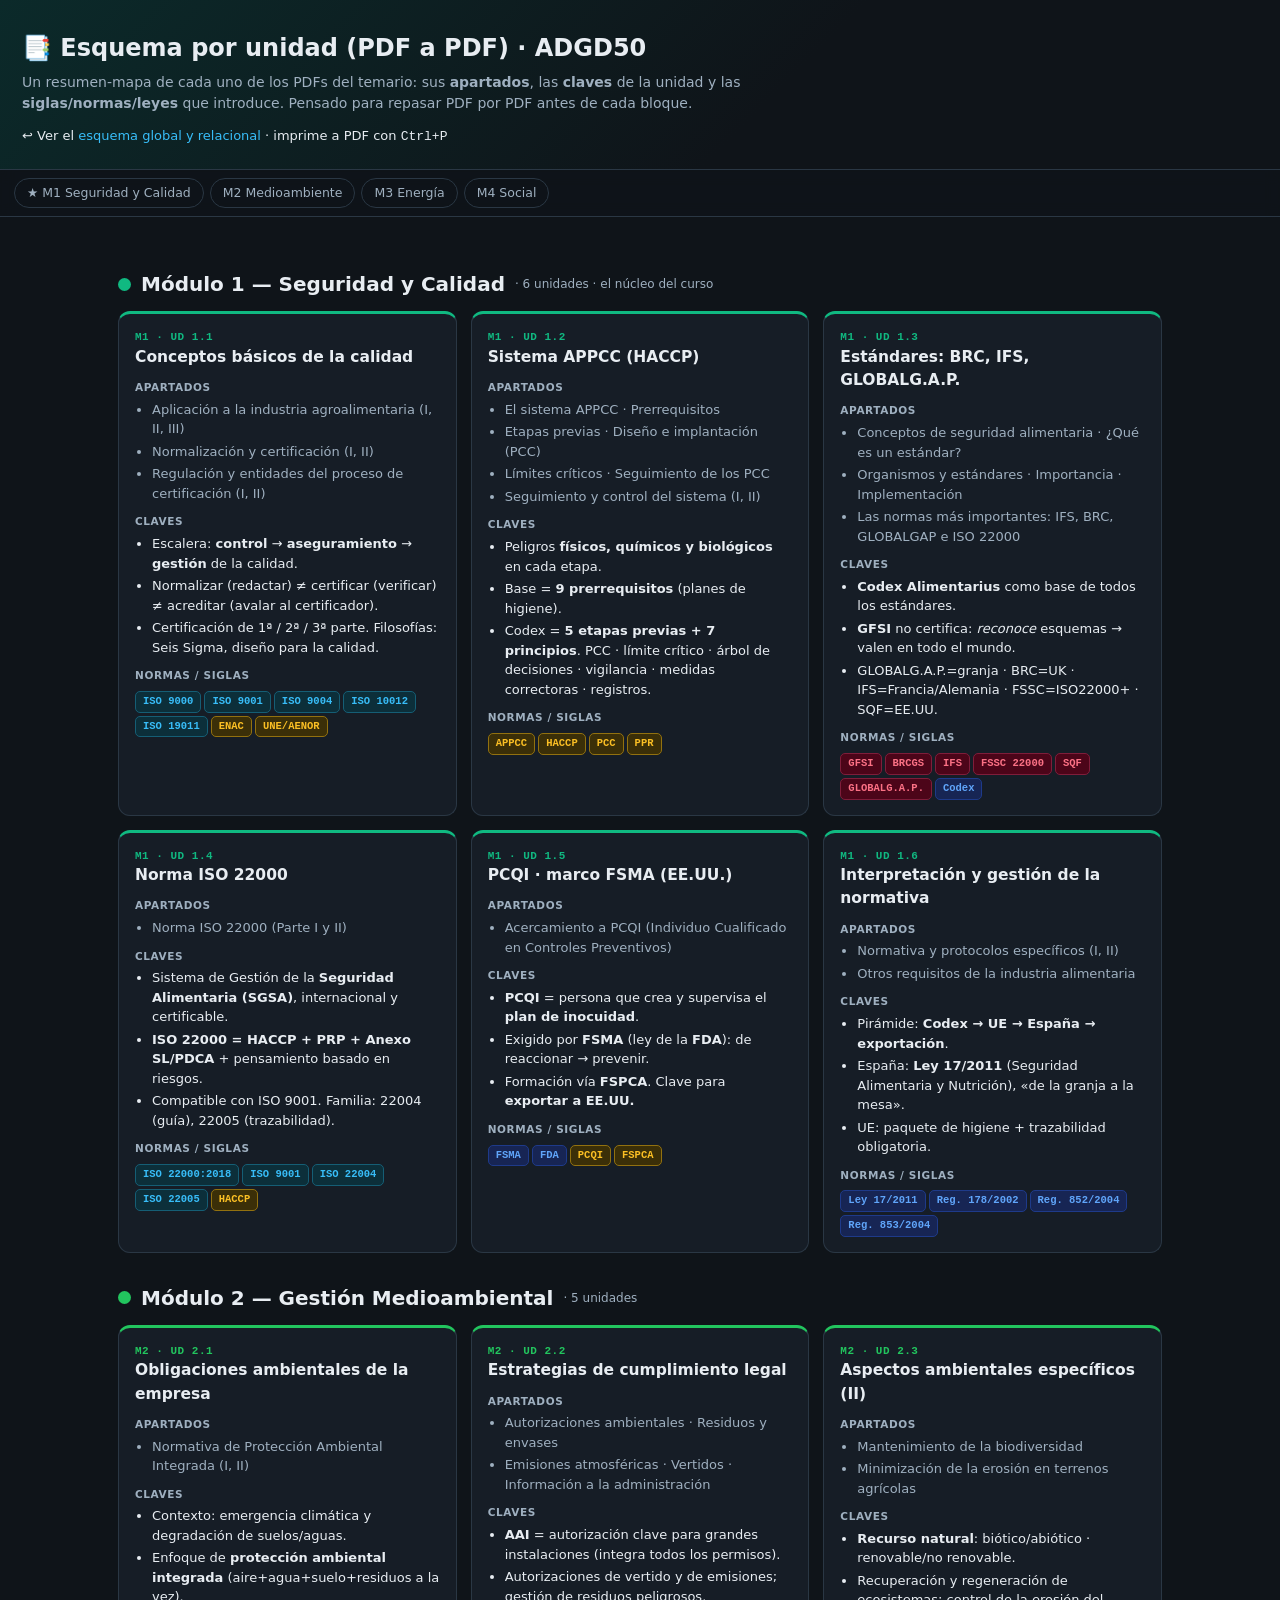
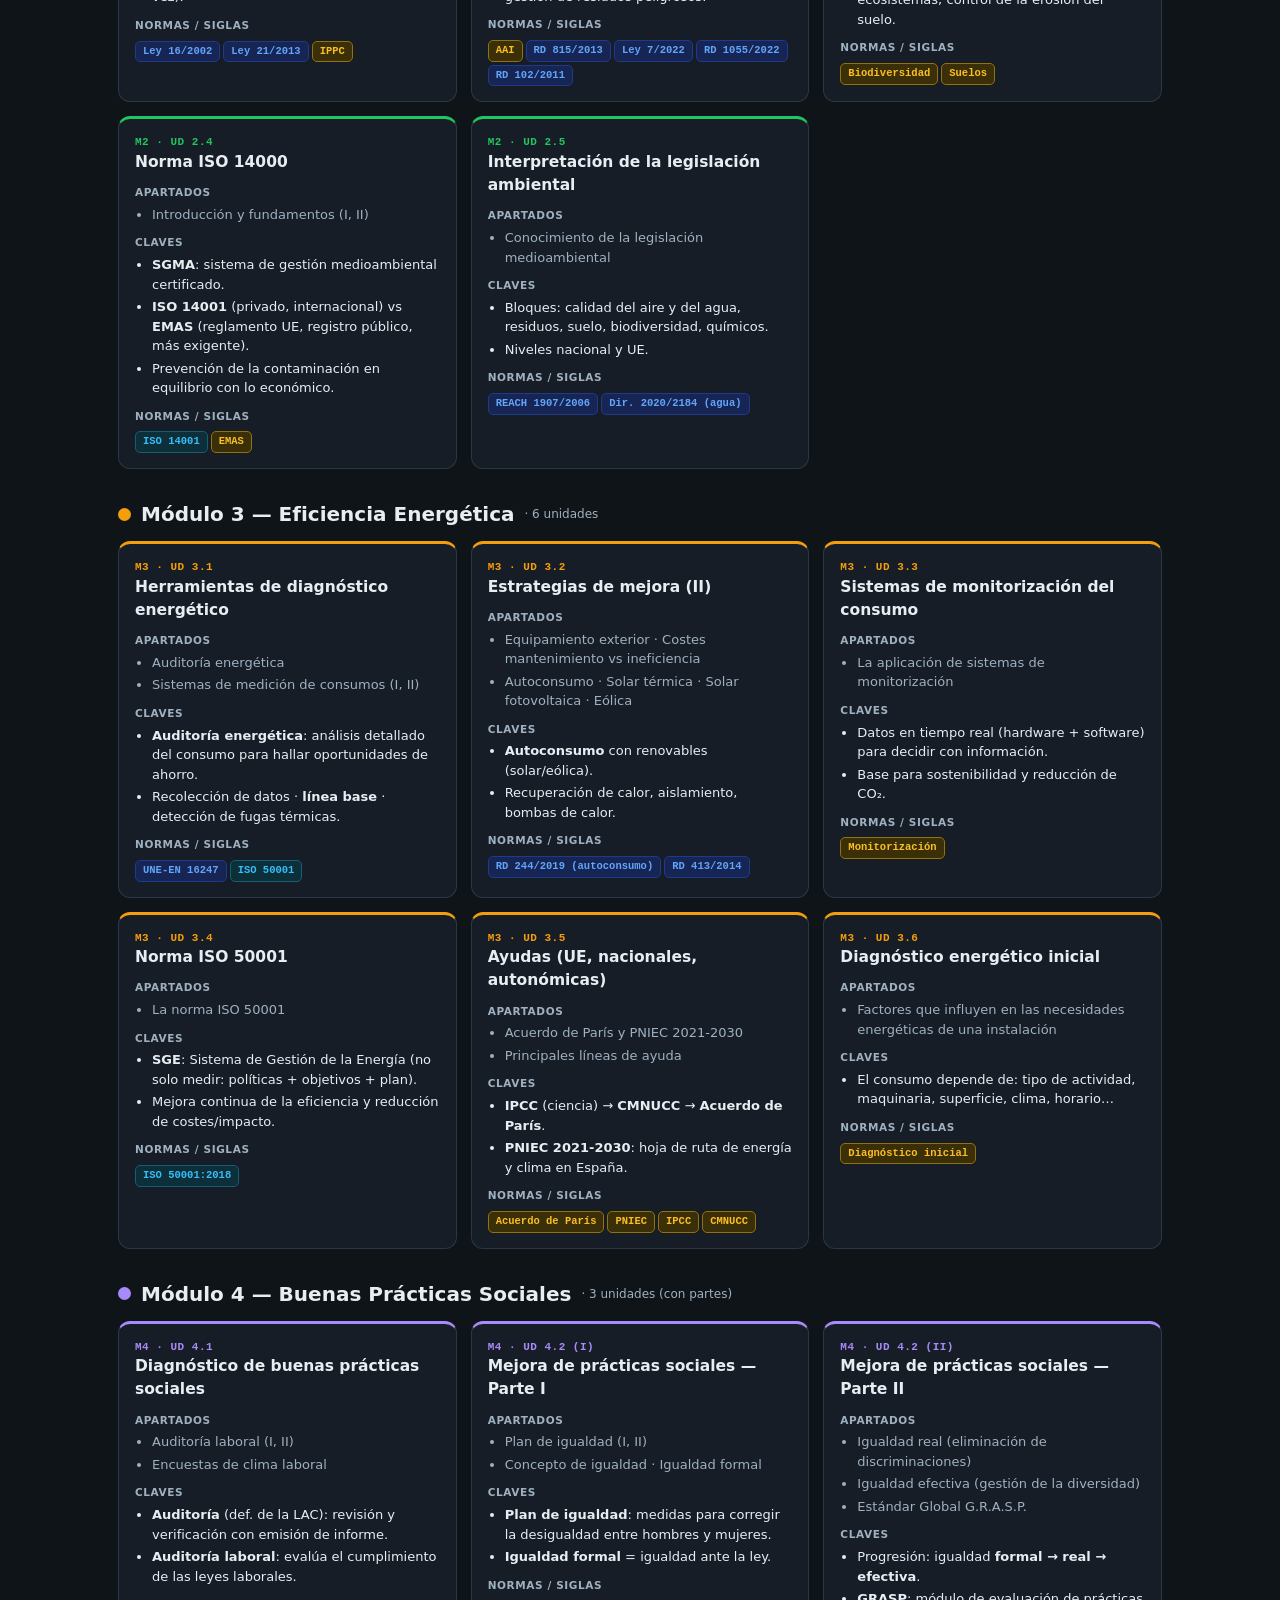
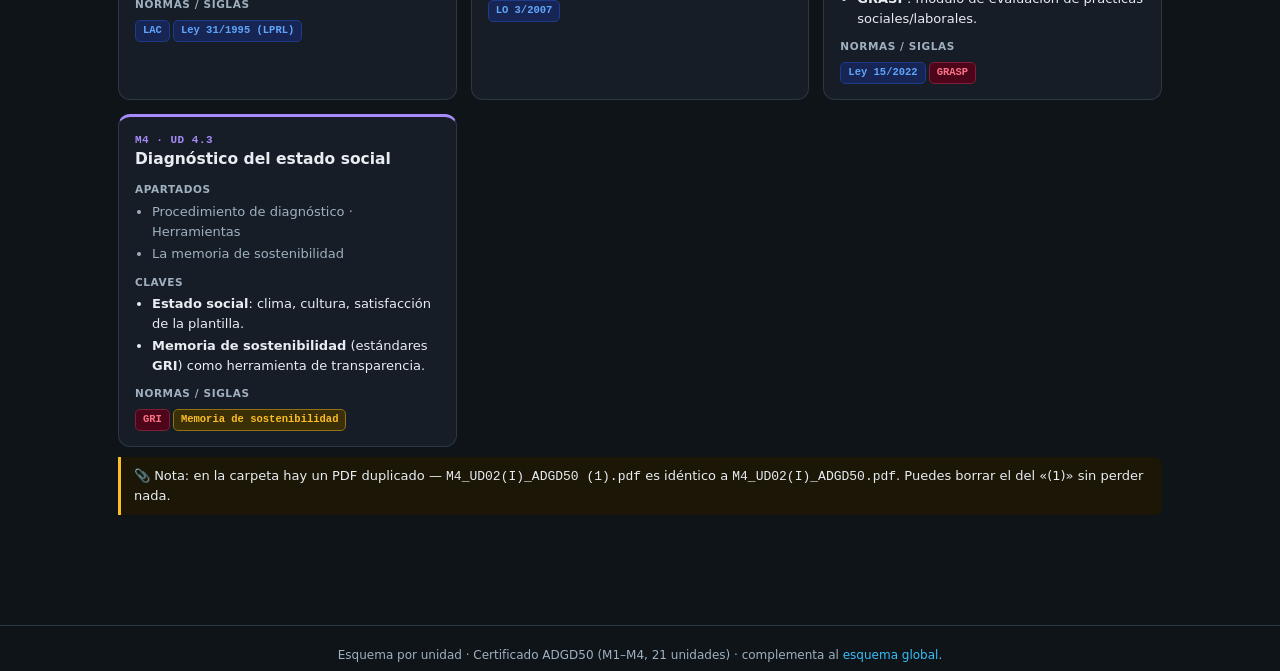
<file: Food Safety/Esquema-por-Unidad.html>
<!DOCTYPE html>
<html lang="es">
<head>
<meta charset="UTF-8">
<meta name="viewport" content="width=device-width, initial-scale=1.0">
<title>Esquema por Unidad (PDF a PDF) · ADGD50</title>
<style>
:root{
  --bg:#0f1419; --panel:#161d26; --panel2:#1d2733; --ink:#e8edf2; --muted:#9fb0c0;
  --line:#2a3744; --accent:#38bdf8; --gold:#fbbf24;
  --m1:#10b981; --m2:#22c55e; --m3:#f59e0b; --m4:#a78bfa;
  --law:#60a5fa; --lawd:#172554; --std:#fb7185; --stdd:#4c0519;
}
*{box-sizing:border-box}
html{scroll-behavior:smooth}
body{margin:0;background:var(--bg);color:var(--ink);font-family:'Segoe UI',system-ui,sans-serif;line-height:1.5;font-size:15px}
a{color:var(--accent);text-decoration:none}
header.hero{padding:30px 22px 22px;background:linear-gradient(135deg,#0b2a2a,#0f1419 60%);border-bottom:1px solid var(--line)}
.hero h1{margin:0 0 6px;font-size:24px}
.hero .sub{color:var(--muted);font-size:14px;max-width:840px}
.hero .links{margin-top:12px;font-size:13px}
nav{position:sticky;top:0;z-index:50;background:rgba(15,20,25,.92);backdrop-filter:blur(8px);border-bottom:1px solid var(--line);padding:8px 14px;display:flex;gap:6px;flex-wrap:wrap}
nav a{font-size:12.5px;padding:5px 12px;border:1px solid var(--line);border-radius:20px;color:var(--muted)}
nav a:hover{color:var(--ink);border-color:var(--accent)}
main{max-width:1080px;margin:0 auto;padding:22px 18px 80px}
section{margin:30px 0;scroll-margin-top:54px}
h2{font-size:20px;margin:0 0 12px;display:flex;align-items:center;gap:10px}
.modbar{font-size:12px;color:var(--muted);font-weight:400}
.grid{display:grid;gap:14px;grid-template-columns:repeat(auto-fit,minmax(320px,1fr))}
.u{background:var(--panel);border:1px solid var(--line);border-radius:12px;padding:15px 16px;border-top:3px solid var(--bd,var(--m1))}
.u h3{margin:0 0 3px;font-size:15.5px}
.u .code{font-family:ui-monospace,monospace;font-size:11px;font-weight:700;color:var(--bd,var(--m1));letter-spacing:.5px}
.u .lbl{font-size:10.5px;text-transform:uppercase;letter-spacing:.6px;color:var(--muted);margin:11px 0 4px;font-weight:700}
.u ul{margin:0;padding-left:17px}
.u li{font-size:13px;margin:3px 0}
.u .ap{color:var(--muted)}
.chip{display:inline-block;font-size:10.5px;font-weight:700;padding:2px 7px;border-radius:5px;margin:2px 3px 0 0;font-family:ui-monospace,monospace}
.c-std{background:var(--stdd);color:var(--std);border:1px solid #7f1d3a}
.c-law{background:var(--lawd);color:var(--law);border:1px solid #1e3a8a}
.c-iso{background:#0c2f3a;color:var(--accent);border:1px solid #155e75}
.c-key{background:#3b2f08;color:var(--gold);border:1px solid #92710f}
.dot{width:13px;height:13px;border-radius:50%;flex:0 0 13px}
.note{color:var(--muted);font-size:12.5px}
.warn{border-left:3px solid var(--gold);background:#1c1607;padding:9px 13px;border-radius:0 8px 8px 0;font-size:13px;margin:10px 0}
footer{border-top:1px solid var(--line);padding:20px;text-align:center;color:var(--muted);font-size:12px}
@media print{nav{display:none}body{background:#fff;color:#000}.u{break-inside:avoid}}
</style>
</head>
<body>

<header class="hero">
  <h1>📑 Esquema por unidad (PDF a PDF) · ADGD50</h1>
  <div class="sub">Un resumen-mapa de cada uno de los PDFs del temario: sus <b>apartados</b>, las <b>claves</b> de la unidad y las <b>siglas/normas/leyes</b> que introduce. Pensado para repasar PDF por PDF antes de cada bloque.</div>
  <div class="links">↩ Ver el <a href="Esquema-Temario.html">esquema global y relacional</a> · imprime a PDF con <kbd>Ctrl+P</kbd></div>
</header>

<nav>
  <a href="#m1">★ M1 Seguridad y Calidad</a>
  <a href="#m2">M2 Medioambiente</a>
  <a href="#m3">M3 Energía</a>
  <a href="#m4">M4 Social</a>
</nav>

<main>

<!-- ===================== MODULO 1 ===================== -->
<section id="m1">
  <h2><span class="dot" style="background:var(--m1)"></span> Módulo 1 — Seguridad y Calidad <span class="modbar">· 6 unidades · el núcleo del curso</span></h2>
  <div class="grid">

    <div class="u" style="--bd:var(--m1)">
      <div class="code">M1 · UD 1.1</div>
      <h3>Conceptos básicos de la calidad</h3>
      <div class="lbl">Apartados</div>
      <ul class="ap"><li>Aplicación a la industria agroalimentaria (I, II, III)</li><li>Normalización y certificación (I, II)</li><li>Regulación y entidades del proceso de certificación (I, II)</li></ul>
      <div class="lbl">Claves</div>
      <ul>
        <li>Escalera: <b>control</b> → <b>aseguramiento</b> → <b>gestión</b> de la calidad.</li>
        <li>Normalizar (redactar) ≠ certificar (verificar) ≠ acreditar (avalar al certificador).</li>
        <li>Certificación de 1ª / 2ª / 3ª parte. Filosofías: Seis Sigma, diseño para la calidad.</li>
      </ul>
      <div class="lbl">Normas / siglas</div>
      <span class="chip c-iso">ISO 9000</span><span class="chip c-iso">ISO 9001</span><span class="chip c-iso">ISO 9004</span><span class="chip c-iso">ISO 10012</span><span class="chip c-iso">ISO 19011</span><span class="chip c-key">ENAC</span><span class="chip c-key">UNE/AENOR</span>
    </div>

    <div class="u" style="--bd:var(--m1)">
      <div class="code">M1 · UD 1.2</div>
      <h3>Sistema APPCC (HACCP)</h3>
      <div class="lbl">Apartados</div>
      <ul class="ap"><li>El sistema APPCC · Prerrequisitos</li><li>Etapas previas · Diseño e implantación (PCC)</li><li>Límites críticos · Seguimiento de los PCC</li><li>Seguimiento y control del sistema (I, II)</li></ul>
      <div class="lbl">Claves</div>
      <ul>
        <li>Peligros <b>físicos, químicos y biológicos</b> en cada etapa.</li>
        <li>Base = <b>9 prerrequisitos</b> (planes de higiene).</li>
        <li>Codex = <b>5 etapas previas + 7 principios</b>. PCC · límite crítico · árbol de decisiones · vigilancia · medidas correctoras · registros.</li>
      </ul>
      <div class="lbl">Normas / siglas</div>
      <span class="chip c-key">APPCC</span><span class="chip c-key">HACCP</span><span class="chip c-key">PCC</span><span class="chip c-key">PPR</span>
    </div>

    <div class="u" style="--bd:var(--m1)">
      <div class="code">M1 · UD 1.3</div>
      <h3>Estándares: BRC, IFS, GLOBALG.A.P.</h3>
      <div class="lbl">Apartados</div>
      <ul class="ap"><li>Conceptos de seguridad alimentaria · ¿Qué es un estándar?</li><li>Organismos y estándares · Importancia · Implementación</li><li>Las normas más importantes: IFS, BRC, GLOBALGAP e ISO 22000</li></ul>
      <div class="lbl">Claves</div>
      <ul>
        <li><b>Codex Alimentarius</b> como base de todos los estándares.</li>
        <li><b>GFSI</b> no certifica: <i>reconoce</i> esquemas → valen en todo el mundo.</li>
        <li>GLOBALG.A.P.=granja · BRC=UK · IFS=Francia/Alemania · FSSC=ISO22000+ · SQF=EE.UU.</li>
      </ul>
      <div class="lbl">Normas / siglas</div>
      <span class="chip c-std">GFSI</span><span class="chip c-std">BRCGS</span><span class="chip c-std">IFS</span><span class="chip c-std">FSSC 22000</span><span class="chip c-std">SQF</span><span class="chip c-std">GLOBALG.A.P.</span><span class="chip c-law">Codex</span>
    </div>

    <div class="u" style="--bd:var(--m1)">
      <div class="code">M1 · UD 1.4</div>
      <h3>Norma ISO 22000</h3>
      <div class="lbl">Apartados</div>
      <ul class="ap"><li>Norma ISO 22000 (Parte I y II)</li></ul>
      <div class="lbl">Claves</div>
      <ul>
        <li>Sistema de Gestión de la <b>Seguridad Alimentaria (SGSA)</b>, internacional y certificable.</li>
        <li><b>ISO 22000 = HACCP + PRP + Anexo SL/PDCA</b> + pensamiento basado en riesgos.</li>
        <li>Compatible con ISO 9001. Familia: 22004 (guía), 22005 (trazabilidad).</li>
      </ul>
      <div class="lbl">Normas / siglas</div>
      <span class="chip c-iso">ISO 22000:2018</span><span class="chip c-iso">ISO 9001</span><span class="chip c-iso">ISO 22004</span><span class="chip c-iso">ISO 22005</span><span class="chip c-key">HACCP</span>
    </div>

    <div class="u" style="--bd:var(--m1)">
      <div class="code">M1 · UD 1.5</div>
      <h3>PCQI · marco FSMA (EE.UU.)</h3>
      <div class="lbl">Apartados</div>
      <ul class="ap"><li>Acercamiento a PCQI (Individuo Cualificado en Controles Preventivos)</li></ul>
      <div class="lbl">Claves</div>
      <ul>
        <li><b>PCQI</b> = persona que crea y supervisa el <b>plan de inocuidad</b>.</li>
        <li>Exigido por <b>FSMA</b> (ley de la <b>FDA</b>): de reaccionar → prevenir.</li>
        <li>Formación vía <b>FSPCA</b>. Clave para <b>exportar a EE.UU.</b></li>
      </ul>
      <div class="lbl">Normas / siglas</div>
      <span class="chip c-law">FSMA</span><span class="chip c-law">FDA</span><span class="chip c-key">PCQI</span><span class="chip c-key">FSPCA</span>
    </div>

    <div class="u" style="--bd:var(--m1)">
      <div class="code">M1 · UD 1.6</div>
      <h3>Interpretación y gestión de la normativa</h3>
      <div class="lbl">Apartados</div>
      <ul class="ap"><li>Normativa y protocolos específicos (I, II)</li><li>Otros requisitos de la industria alimentaria</li></ul>
      <div class="lbl">Claves</div>
      <ul>
        <li>Pirámide: <b>Codex → UE → España → exportación</b>.</li>
        <li>España: <b>Ley 17/2011</b> (Seguridad Alimentaria y Nutrición), «de la granja a la mesa».</li>
        <li>UE: paquete de higiene + trazabilidad obligatoria.</li>
      </ul>
      <div class="lbl">Normas / siglas</div>
      <span class="chip c-law">Ley 17/2011</span><span class="chip c-law">Reg. 178/2002</span><span class="chip c-law">Reg. 852/2004</span><span class="chip c-law">Reg. 853/2004</span>
    </div>

  </div>
</section>

<!-- ===================== MODULO 2 ===================== -->
<section id="m2">
  <h2><span class="dot" style="background:var(--m2)"></span> Módulo 2 — Gestión Medioambiental <span class="modbar">· 5 unidades</span></h2>
  <div class="grid">

    <div class="u" style="--bd:var(--m2)">
      <div class="code">M2 · UD 2.1</div>
      <h3>Obligaciones ambientales de la empresa</h3>
      <div class="lbl">Apartados</div>
      <ul class="ap"><li>Normativa de Protección Ambiental Integrada (I, II)</li></ul>
      <div class="lbl">Claves</div>
      <ul><li>Contexto: emergencia climática y degradación de suelos/aguas.</li><li>Enfoque de <b>protección ambiental integrada</b> (aire+agua+suelo+residuos a la vez).</li></ul>
      <div class="lbl">Normas / siglas</div>
      <span class="chip c-law">Ley 16/2002</span><span class="chip c-law">Ley 21/2013</span><span class="chip c-key">IPPC</span>
    </div>

    <div class="u" style="--bd:var(--m2)">
      <div class="code">M2 · UD 2.2</div>
      <h3>Estrategias de cumplimiento legal</h3>
      <div class="lbl">Apartados</div>
      <ul class="ap"><li>Autorizaciones ambientales · Residuos y envases</li><li>Emisiones atmosféricas · Vertidos · Información a la administración</li></ul>
      <div class="lbl">Claves</div>
      <ul><li><b>AAI</b> = autorización clave para grandes instalaciones (integra todos los permisos).</li><li>Autorizaciones de vertido y de emisiones; gestión de residuos peligrosos.</li></ul>
      <div class="lbl">Normas / siglas</div>
      <span class="chip c-key">AAI</span><span class="chip c-law">RD 815/2013</span><span class="chip c-law">Ley 7/2022</span><span class="chip c-law">RD 1055/2022</span><span class="chip c-law">RD 102/2011</span>
    </div>

    <div class="u" style="--bd:var(--m2)">
      <div class="code">M2 · UD 2.3</div>
      <h3>Aspectos ambientales específicos (II)</h3>
      <div class="lbl">Apartados</div>
      <ul class="ap"><li>Mantenimiento de la biodiversidad</li><li>Minimización de la erosión en terrenos agrícolas</li></ul>
      <div class="lbl">Claves</div>
      <ul><li><b>Recurso natural</b>: biótico/abiótico · renovable/no renovable.</li><li>Recuperación y regeneración de ecosistemas; control de la erosión del suelo.</li></ul>
      <div class="lbl">Normas / siglas</div>
      <span class="chip c-key">Biodiversidad</span><span class="chip c-key">Suelos</span>
    </div>

    <div class="u" style="--bd:var(--m2)">
      <div class="code">M2 · UD 2.4</div>
      <h3>Norma ISO 14000</h3>
      <div class="lbl">Apartados</div>
      <ul class="ap"><li>Introducción y fundamentos (I, II)</li></ul>
      <div class="lbl">Claves</div>
      <ul><li><b>SGMA</b>: sistema de gestión medioambiental certificado.</li><li><b>ISO 14001</b> (privado, internacional) vs <b>EMAS</b> (reglamento UE, registro público, más exigente).</li><li>Prevención de la contaminación en equilibrio con lo económico.</li></ul>
      <div class="lbl">Normas / siglas</div>
      <span class="chip c-iso">ISO 14001</span><span class="chip c-key">EMAS</span>
    </div>

    <div class="u" style="--bd:var(--m2)">
      <div class="code">M2 · UD 2.5</div>
      <h3>Interpretación de la legislación ambiental</h3>
      <div class="lbl">Apartados</div>
      <ul class="ap"><li>Conocimiento de la legislación medioambiental</li></ul>
      <div class="lbl">Claves</div>
      <ul><li>Bloques: calidad del aire y del agua, residuos, suelo, biodiversidad, químicos.</li><li>Niveles nacional y UE.</li></ul>
      <div class="lbl">Normas / siglas</div>
      <span class="chip c-law">REACH 1907/2006</span><span class="chip c-law">Dir. 2020/2184 (agua)</span>
    </div>

  </div>
</section>

<!-- ===================== MODULO 3 ===================== -->
<section id="m3">
  <h2><span class="dot" style="background:var(--m3)"></span> Módulo 3 — Eficiencia Energética <span class="modbar">· 6 unidades</span></h2>
  <div class="grid">

    <div class="u" style="--bd:var(--m3)">
      <div class="code">M3 · UD 3.1</div>
      <h3>Herramientas de diagnóstico energético</h3>
      <div class="lbl">Apartados</div>
      <ul class="ap"><li>Auditoría energética</li><li>Sistemas de medición de consumos (I, II)</li></ul>
      <div class="lbl">Claves</div>
      <ul><li><b>Auditoría energética</b>: análisis detallado del consumo para hallar oportunidades de ahorro.</li><li>Recolección de datos · <b>línea base</b> · detección de fugas térmicas.</li></ul>
      <div class="lbl">Normas / siglas</div>
      <span class="chip c-law">UNE-EN 16247</span><span class="chip c-iso">ISO 50001</span>
    </div>

    <div class="u" style="--bd:var(--m3)">
      <div class="code">M3 · UD 3.2</div>
      <h3>Estrategias de mejora (II)</h3>
      <div class="lbl">Apartados</div>
      <ul class="ap"><li>Equipamiento exterior · Costes mantenimiento vs ineficiencia</li><li>Autoconsumo · Solar térmica · Solar fotovoltaica · Eólica</li></ul>
      <div class="lbl">Claves</div>
      <ul><li><b>Autoconsumo</b> con renovables (solar/eólica).</li><li>Recuperación de calor, aislamiento, bombas de calor.</li></ul>
      <div class="lbl">Normas / siglas</div>
      <span class="chip c-law">RD 244/2019 (autoconsumo)</span><span class="chip c-law">RD 413/2014</span>
    </div>

    <div class="u" style="--bd:var(--m3)">
      <div class="code">M3 · UD 3.3</div>
      <h3>Sistemas de monitorización del consumo</h3>
      <div class="lbl">Apartados</div>
      <ul class="ap"><li>La aplicación de sistemas de monitorización</li></ul>
      <div class="lbl">Claves</div>
      <ul><li>Datos en tiempo real (hardware + software) para decidir con información.</li><li>Base para sostenibilidad y reducción de CO₂.</li></ul>
      <div class="lbl">Normas / siglas</div>
      <span class="chip c-key">Monitorización</span>
    </div>

    <div class="u" style="--bd:var(--m3)">
      <div class="code">M3 · UD 3.4</div>
      <h3>Norma ISO 50001</h3>
      <div class="lbl">Apartados</div>
      <ul class="ap"><li>La norma ISO 50001</li></ul>
      <div class="lbl">Claves</div>
      <ul><li><b>SGE</b>: Sistema de Gestión de la Energía (no solo medir: políticas + objetivos + plan).</li><li>Mejora continua de la eficiencia y reducción de costes/impacto.</li></ul>
      <div class="lbl">Normas / siglas</div>
      <span class="chip c-iso">ISO 50001:2018</span>
    </div>

    <div class="u" style="--bd:var(--m3)">
      <div class="code">M3 · UD 3.5</div>
      <h3>Ayudas (UE, nacionales, autonómicas)</h3>
      <div class="lbl">Apartados</div>
      <ul class="ap"><li>Acuerdo de París y PNIEC 2021-2030</li><li>Principales líneas de ayuda</li></ul>
      <div class="lbl">Claves</div>
      <ul><li><b>IPCC</b> (ciencia) → <b>CMNUCC</b> → <b>Acuerdo de París</b>.</li><li><b>PNIEC 2021-2030</b>: hoja de ruta de energía y clima en España.</li></ul>
      <div class="lbl">Normas / siglas</div>
      <span class="chip c-key">Acuerdo de París</span><span class="chip c-key">PNIEC</span><span class="chip c-key">IPCC</span><span class="chip c-key">CMNUCC</span>
    </div>

    <div class="u" style="--bd:var(--m3)">
      <div class="code">M3 · UD 3.6</div>
      <h3>Diagnóstico energético inicial</h3>
      <div class="lbl">Apartados</div>
      <ul class="ap"><li>Factores que influyen en las necesidades energéticas de una instalación</li></ul>
      <div class="lbl">Claves</div>
      <ul><li>El consumo depende de: tipo de actividad, maquinaria, superficie, clima, horario…</li></ul>
      <div class="lbl">Normas / siglas</div>
      <span class="chip c-key">Diagnóstico inicial</span>
    </div>

  </div>
</section>

<!-- ===================== MODULO 4 ===================== -->
<section id="m4">
  <h2><span class="dot" style="background:var(--m4)"></span> Módulo 4 — Buenas Prácticas Sociales <span class="modbar">· 3 unidades (con partes)</span></h2>
  <div class="grid">

    <div class="u" style="--bd:var(--m4)">
      <div class="code">M4 · UD 4.1</div>
      <h3>Diagnóstico de buenas prácticas sociales</h3>
      <div class="lbl">Apartados</div>
      <ul class="ap"><li>Auditoría laboral (I, II)</li><li>Encuestas de clima laboral</li></ul>
      <div class="lbl">Claves</div>
      <ul><li><b>Auditoría</b> (def. de la LAC): revisión y verificación con emisión de informe.</li><li><b>Auditoría laboral</b>: evalúa el cumplimiento de las leyes laborales.</li></ul>
      <div class="lbl">Normas / siglas</div>
      <span class="chip c-law">LAC</span><span class="chip c-law">Ley 31/1995 (LPRL)</span>
    </div>

    <div class="u" style="--bd:var(--m4)">
      <div class="code">M4 · UD 4.2 (I)</div>
      <h3>Mejora de prácticas sociales — Parte I</h3>
      <div class="lbl">Apartados</div>
      <ul class="ap"><li>Plan de igualdad (I, II)</li><li>Concepto de igualdad · Igualdad formal</li></ul>
      <div class="lbl">Claves</div>
      <ul><li><b>Plan de igualdad</b>: medidas para corregir la desigualdad entre hombres y mujeres.</li><li><b>Igualdad formal</b> = igualdad ante la ley.</li></ul>
      <div class="lbl">Normas / siglas</div>
      <span class="chip c-law">LO 3/2007</span>
    </div>

    <div class="u" style="--bd:var(--m4)">
      <div class="code">M4 · UD 4.2 (II)</div>
      <h3>Mejora de prácticas sociales — Parte II</h3>
      <div class="lbl">Apartados</div>
      <ul class="ap"><li>Igualdad real (eliminación de discriminaciones)</li><li>Igualdad efectiva (gestión de la diversidad)</li><li>Estándar Global G.R.A.S.P.</li></ul>
      <div class="lbl">Claves</div>
      <ul><li>Progresión: igualdad <b>formal → real → efectiva</b>.</li><li><b>GRASP</b>: módulo de evaluación de prácticas sociales/laborales.</li></ul>
      <div class="lbl">Normas / siglas</div>
      <span class="chip c-law">Ley 15/2022</span><span class="chip c-std">GRASP</span>
    </div>

    <div class="u" style="--bd:var(--m4)">
      <div class="code">M4 · UD 4.3</div>
      <h3>Diagnóstico del estado social</h3>
      <div class="lbl">Apartados</div>
      <ul class="ap"><li>Procedimiento de diagnóstico · Herramientas</li><li>La memoria de sostenibilidad</li></ul>
      <div class="lbl">Claves</div>
      <ul><li><b>Estado social</b>: clima, cultura, satisfacción de la plantilla.</li><li><b>Memoria de sostenibilidad</b> (estándares <b>GRI</b>) como herramienta de transparencia.</li></ul>
      <div class="lbl">Normas / siglas</div>
      <span class="chip c-std">GRI</span><span class="chip c-key">Memoria de sostenibilidad</span>
    </div>

  </div>
  <div class="warn">📎 Nota: en la carpeta hay un PDF duplicado — <code>M4_UD02(I)_ADGD50 (1).pdf</code> es idéntico a <code>M4_UD02(I)_ADGD50.pdf</code>. Puedes borrar el del «(1)» sin perder nada.</div>
</section>

</main>

<footer>
  Esquema por unidad · Certificado ADGD50 (M1–M4, 21 unidades) · complementa al <a href="Esquema-Temario.html">esquema global</a>.
</footer>
</body>
</html>
</file>
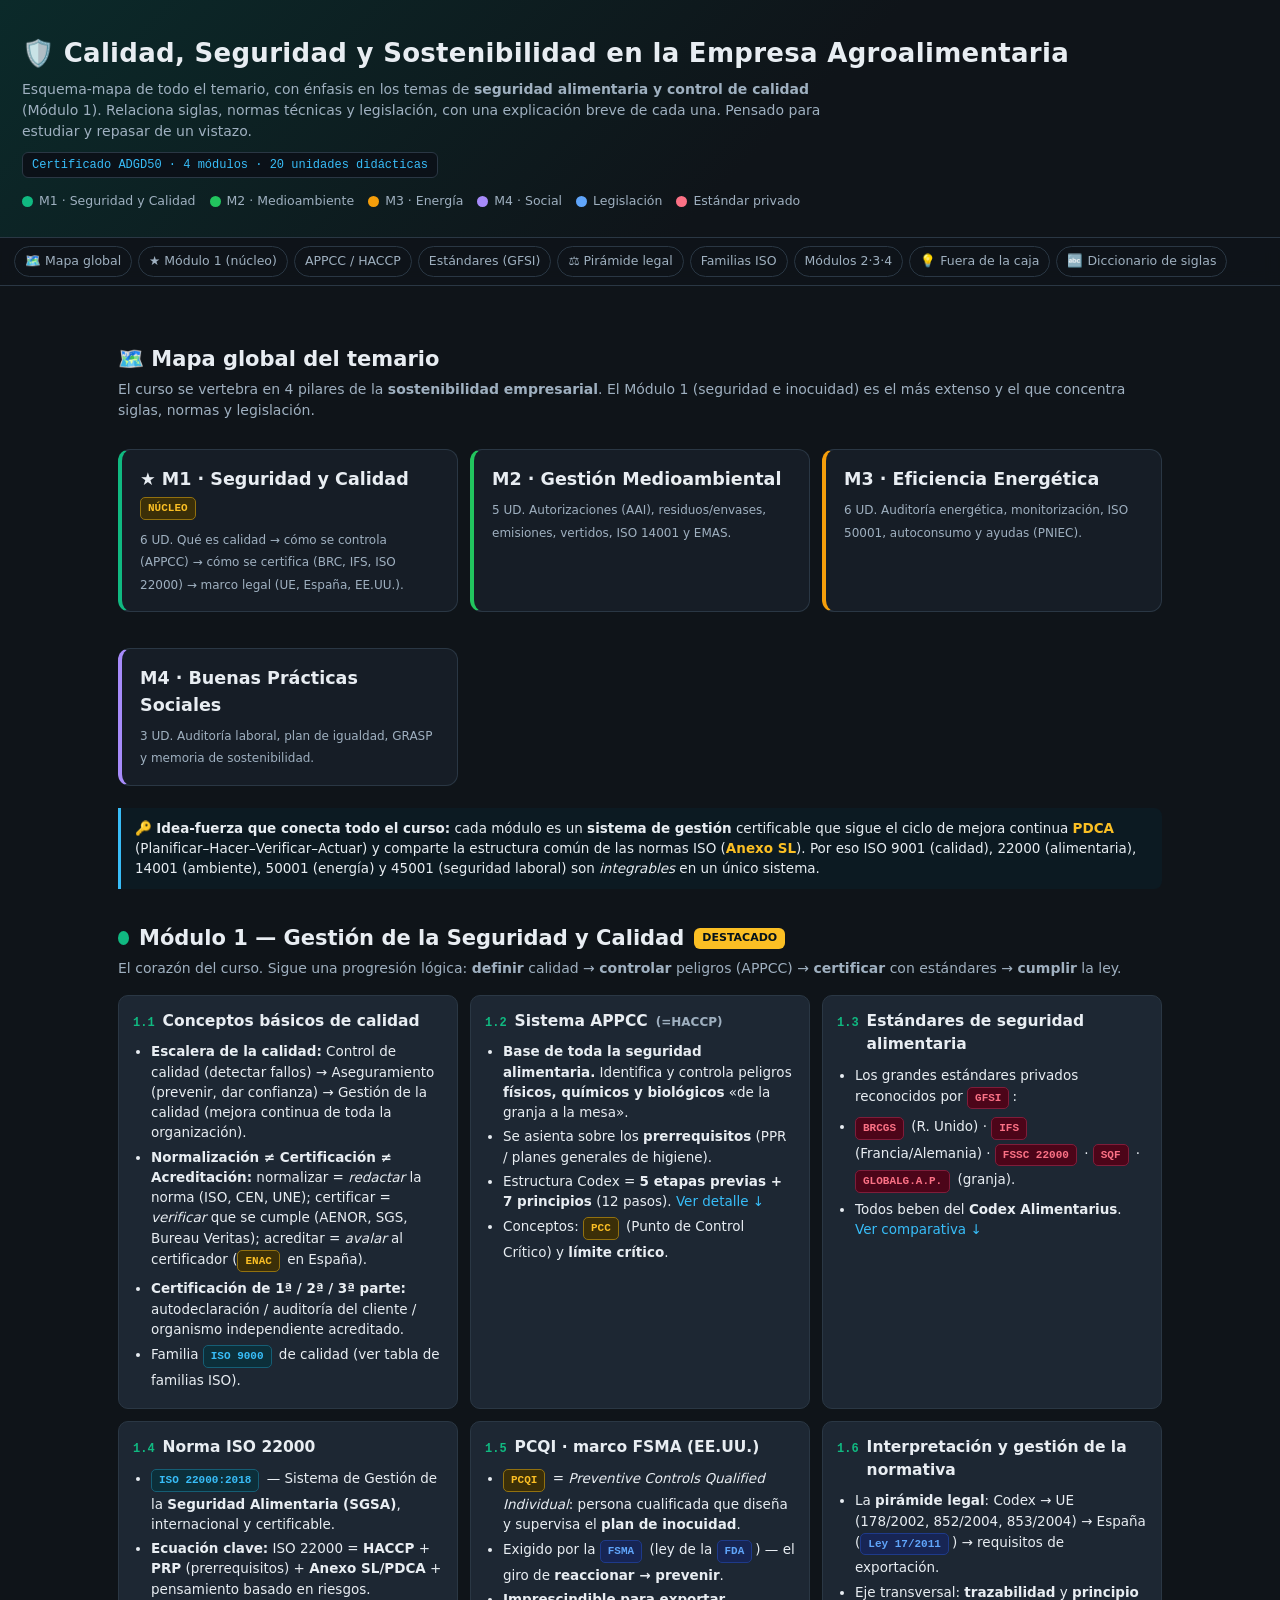
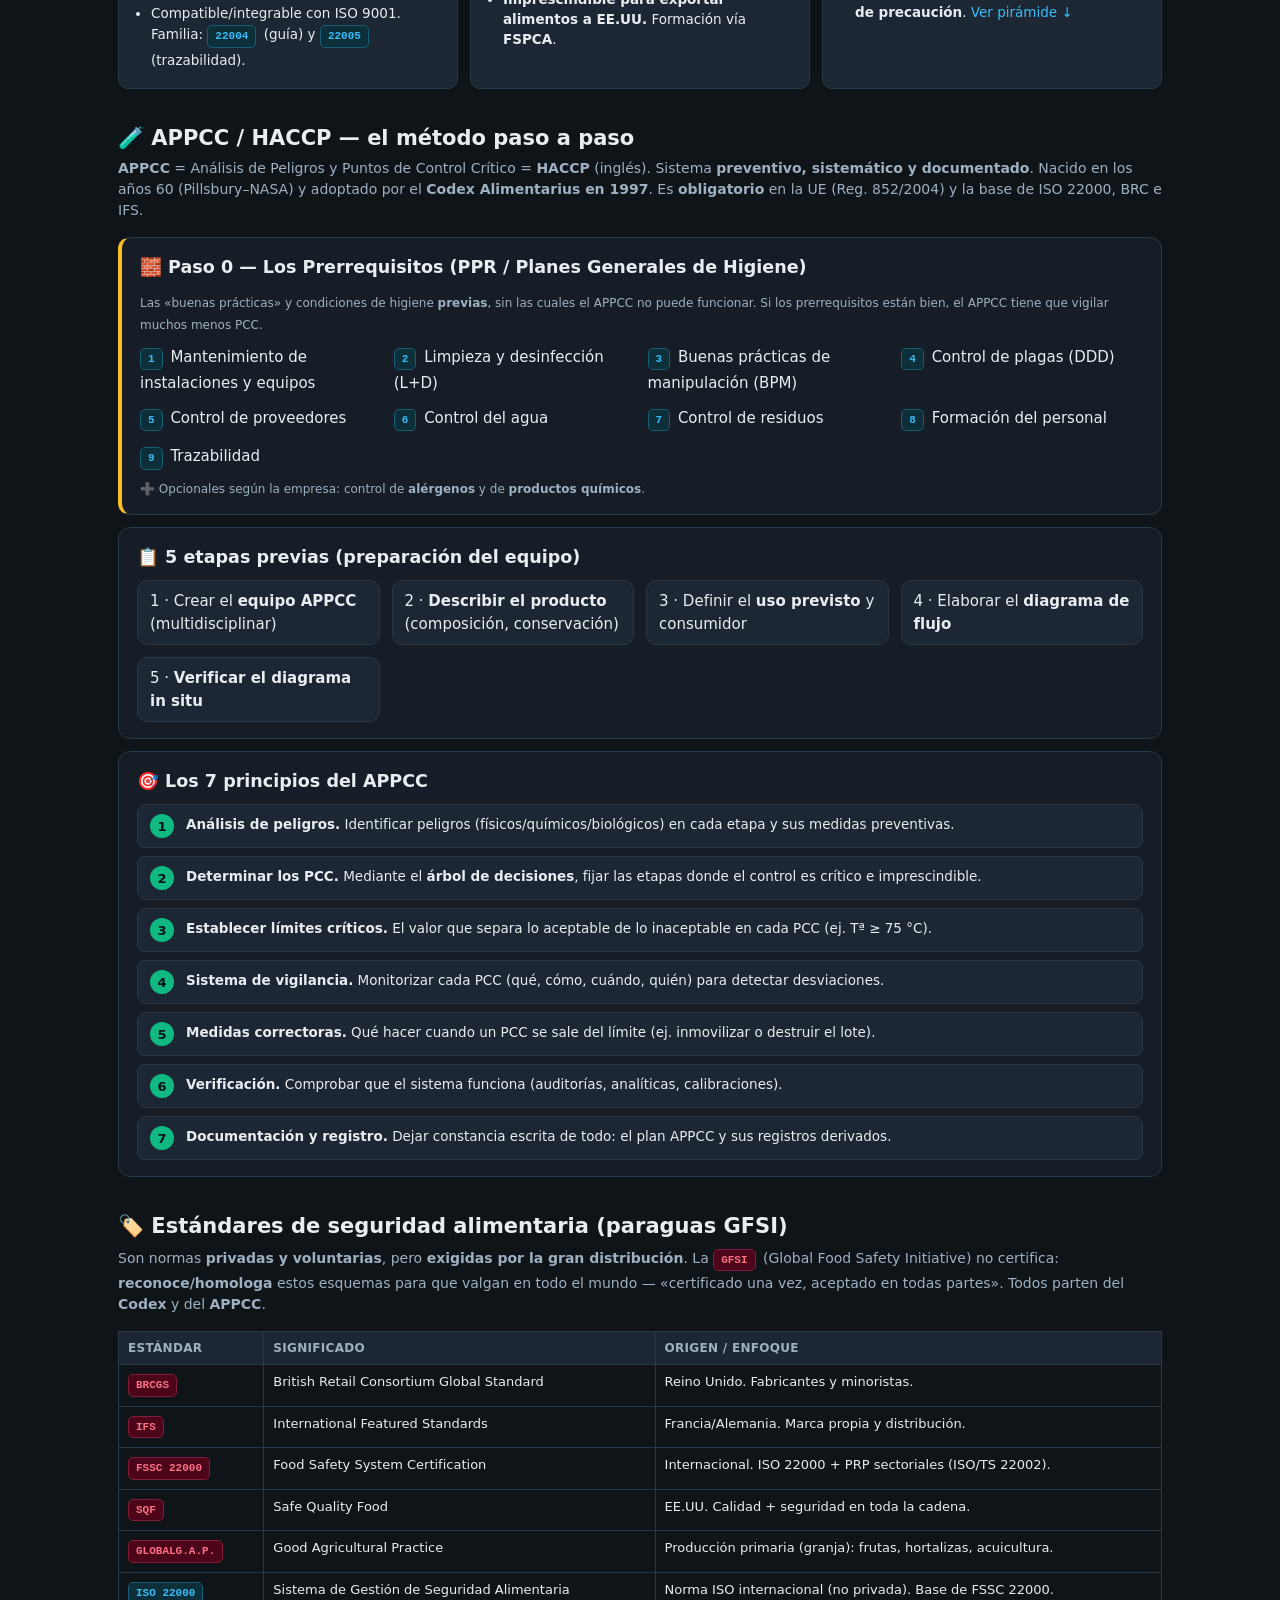
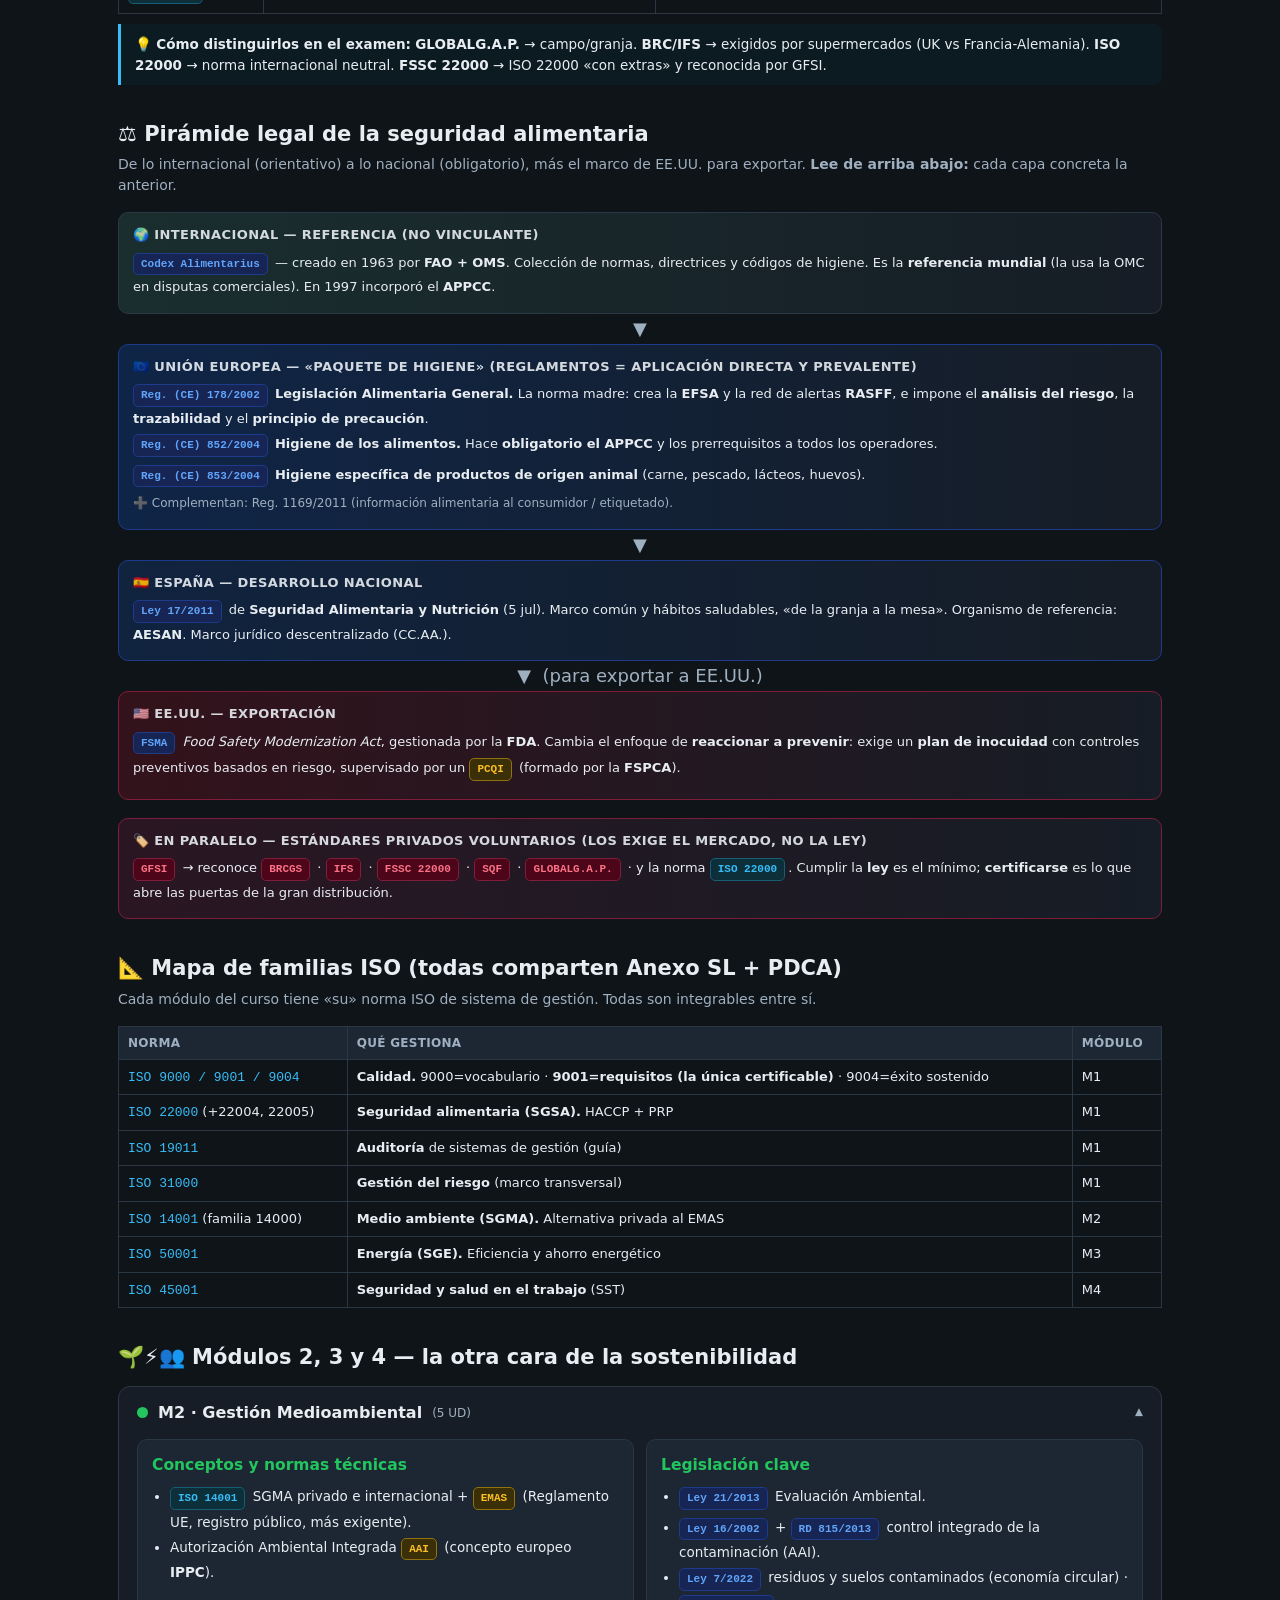
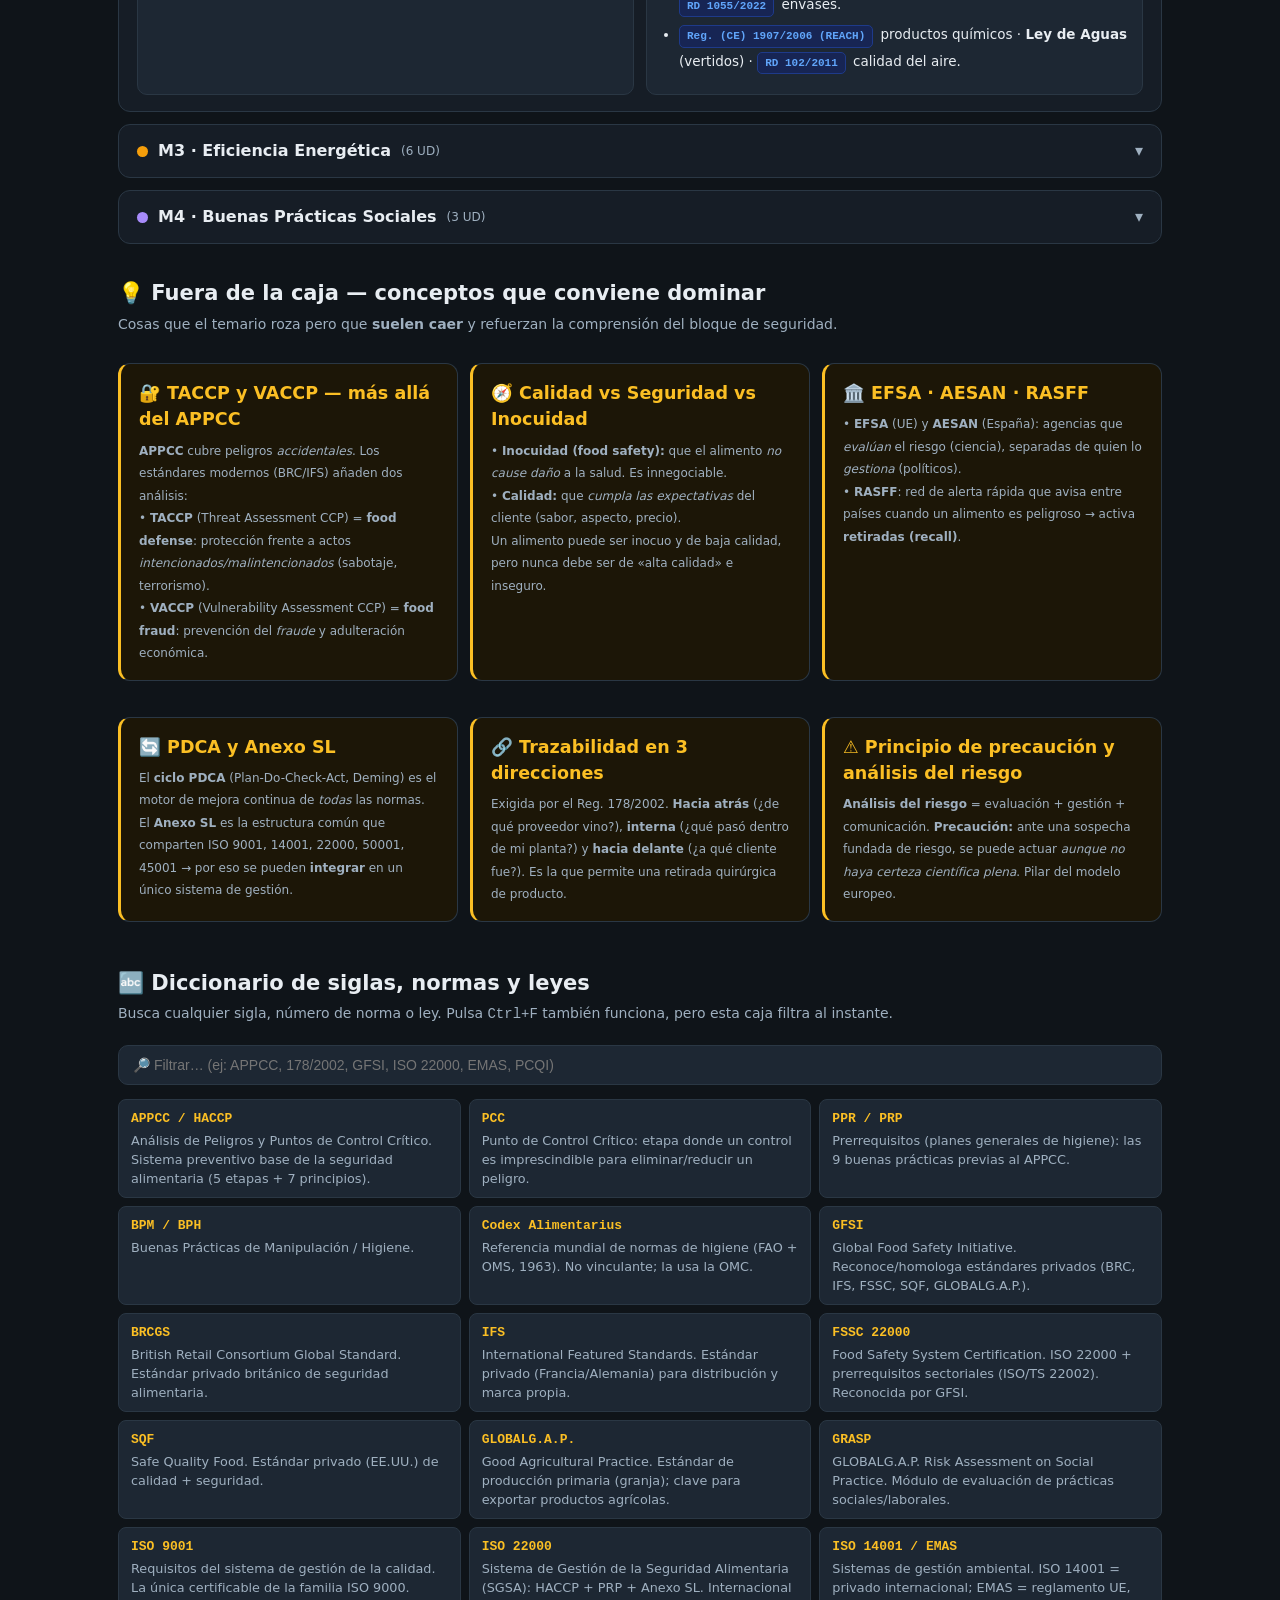
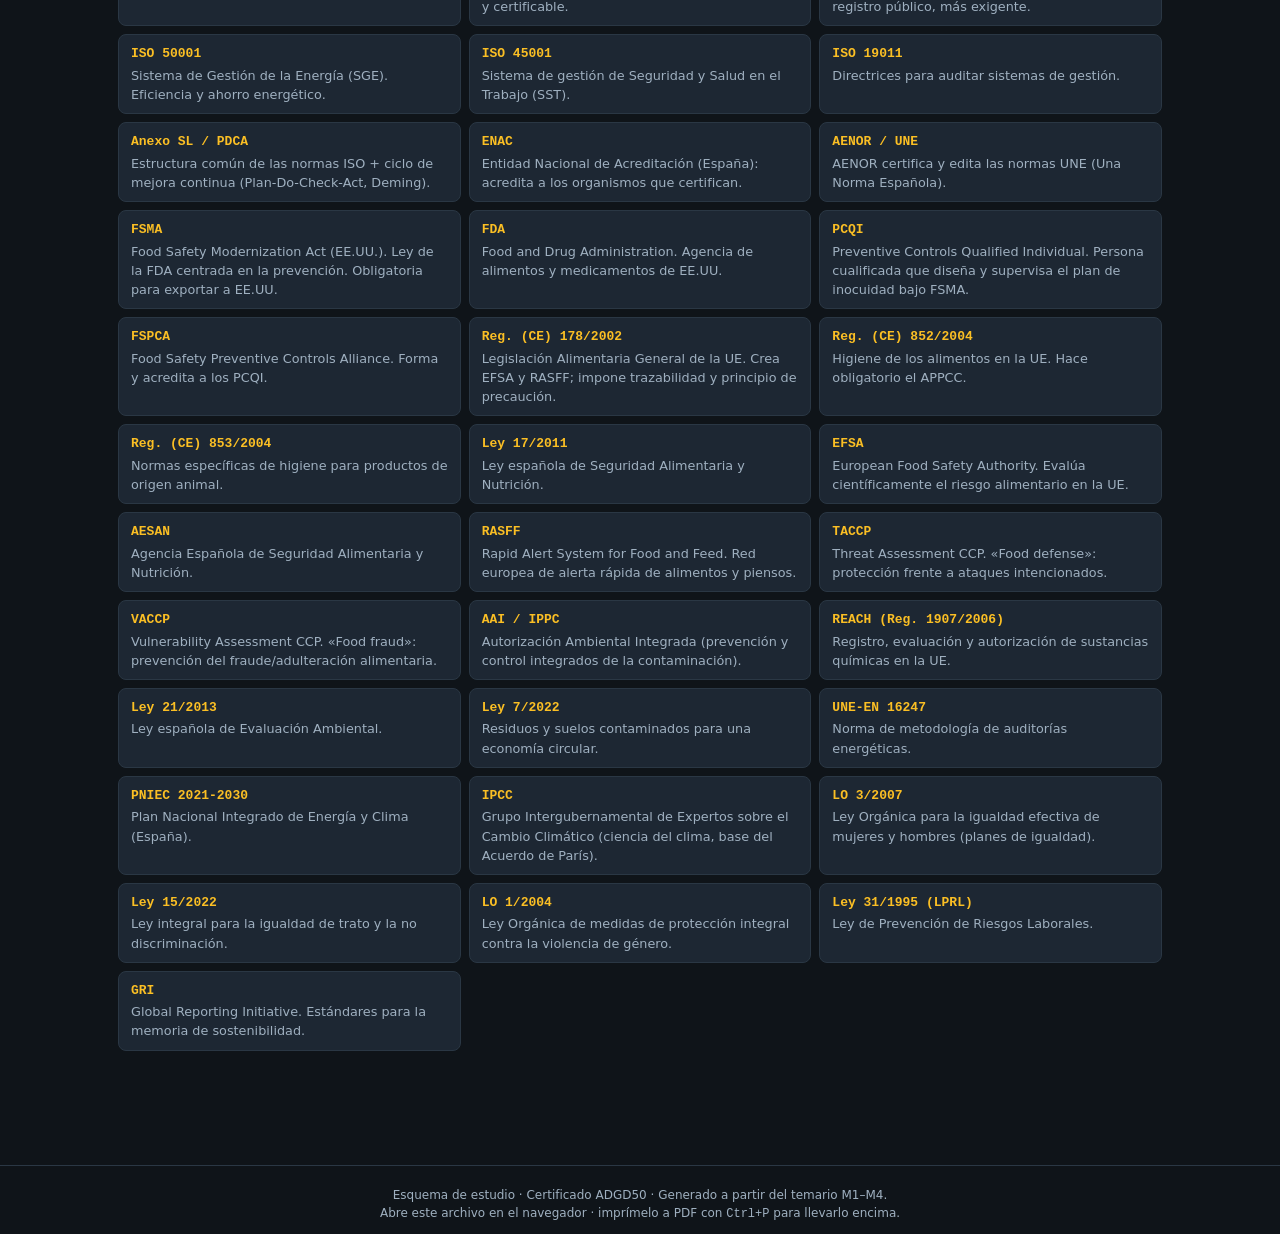
<file: Food Safety/Esquema-Temario.html>
<!DOCTYPE html>
<html lang="es">
<head>
<meta charset="UTF-8">
<meta name="viewport" content="width=device-width, initial-scale=1.0">
<title>Esquema ADGD50 · Calidad, Seguridad y Sostenibilidad Agroalimentaria</title>
<style>
:root{
  --bg:#0f1419; --panel:#161d26; --panel2:#1d2733; --ink:#e8edf2; --muted:#9fb0c0;
  --line:#2a3744; --accent:#38bdf8;
  --m1:#10b981; --m1d:#064e3b;   /* Seguridad y Calidad */
  --m2:#22c55e; --m2d:#14532d;   /* Medioambiente */
  --m3:#f59e0b; --m3d:#78350f;   /* Energia */
  --m4:#a78bfa; --m4d:#3b0764;   /* Social */
  --law:#60a5fa; --lawd:#172554; /* Legislacion */
  --std:#fb7185; --stdd:#4c0519; /* Estandares privados */
  --gold:#fbbf24;
}
*{box-sizing:border-box}
html{scroll-behavior:smooth}
body{margin:0;background:var(--bg);color:var(--ink);
  font-family:'Segoe UI',system-ui,-apple-system,sans-serif;line-height:1.5;font-size:15px}
a{color:var(--accent);text-decoration:none}
header.hero{padding:34px 22px 26px;background:linear-gradient(135deg,#0b2a2a,#0f1419 60%);border-bottom:1px solid var(--line)}
.hero h1{margin:0 0 6px;font-size:26px;letter-spacing:.3px}
.hero .sub{color:var(--muted);font-size:14px;max-width:820px}
.hero .code{display:inline-block;margin-top:10px;font-family:ui-monospace,monospace;background:#0b1118;border:1px solid var(--line);color:var(--accent);padding:3px 9px;border-radius:6px;font-size:12px}
nav{position:sticky;top:0;z-index:50;background:rgba(15,20,25,.92);backdrop-filter:blur(8px);
  border-bottom:1px solid var(--line);padding:8px 14px;display:flex;gap:6px;flex-wrap:wrap;overflow-x:auto}
nav a{font-size:12.5px;padding:5px 10px;border:1px solid var(--line);border-radius:20px;color:var(--muted);white-space:nowrap}
nav a:hover{color:var(--ink);border-color:var(--accent)}
main{max-width:1080px;margin:0 auto;padding:24px 18px 80px}
section{margin:34px 0;scroll-margin-top:54px}
h2{font-size:21px;margin:0 0 4px;display:flex;align-items:center;gap:10px}
h2 .tag{font-size:11px;font-weight:600;padding:2px 8px;border-radius:6px;color:#04121a}
.lead{color:var(--muted);font-size:14px;margin:2px 0 16px}
.card{background:var(--panel);border:1px solid var(--line);border-radius:12px;padding:16px 18px;margin:12px 0}
.card.hl{border-left:4px solid var(--gold)}
.grid{display:grid;gap:12px}
.g2{grid-template-columns:repeat(auto-fit,minmax(290px,1fr))}
.g3{grid-template-columns:repeat(auto-fit,minmax(220px,1fr))}
.ud{background:var(--panel2);border:1px solid var(--line);border-radius:10px;padding:14px}
.ud h3{margin:0 0 8px;font-size:15.5px;display:flex;gap:8px;align-items:baseline}
.ud h3 .n{font-family:ui-monospace,monospace;font-size:12px;color:var(--m1);font-weight:700}
.ud ul{margin:6px 0 0;padding-left:18px}
.ud li{margin:4px 0;font-size:13.5px}
.chip{display:inline-block;font-size:11px;font-weight:700;padding:2px 7px;border-radius:5px;margin:2px 3px 2px 0;font-family:ui-monospace,monospace}
.c-std{background:var(--stdd);color:var(--std);border:1px solid #7f1d3a}
.c-law{background:var(--lawd);color:var(--law);border:1px solid #1e3a8a}
.c-iso{background:#0c2f3a;color:var(--accent);border:1px solid #155e75}
.c-key{background:#3b2f08;color:var(--gold);border:1px solid #92710f}
small.note{color:var(--muted);font-size:12px}
b.k{color:var(--gold)}
/* steps */
.steps{counter-reset:s;display:grid;gap:8px}
.step{display:flex;gap:12px;align-items:flex-start;background:var(--panel2);border:1px solid var(--line);border-radius:8px;padding:9px 12px}
.step .num{counter-increment:s;background:var(--m1);color:#04121a;font-weight:800;border-radius:50%;width:24px;height:24px;display:grid;place-items:center;flex:0 0 24px;font-size:13px}
.step .num::before{content:counter(s)}
.step .t{font-size:13.5px}
.step .t b{color:var(--ink)}
/* pyramid / relational */
.layer{border-radius:10px;padding:12px 14px;margin:8px 0;border:1px solid var(--line);position:relative}
.layer .lh{font-weight:700;font-size:13px;letter-spacing:.4px;text-transform:uppercase;margin-bottom:6px;opacity:.9}
.layer p{margin:4px 0;font-size:13px}
.L-codex{background:linear-gradient(90deg,#1a2e2e,#161d26)}
.L-eu{background:linear-gradient(90deg,#0f2547,#161d26);border-color:#1e3a8a}
.L-es{background:linear-gradient(90deg,#10233f,#161d26);border-color:#1e3a8a}
.L-us{background:linear-gradient(90deg,#33121b,#161d26);border-color:#7f1d3a}
.L-priv{background:linear-gradient(90deg,#2a1622,#161d26);border-color:#7f1d3a}
.arrow{text-align:center;color:var(--muted);font-size:18px;line-height:1;margin:-2px 0}
/* iso table */
table{width:100%;border-collapse:collapse;font-size:13px;margin-top:6px}
th,td{border:1px solid var(--line);padding:7px 9px;text-align:left;vertical-align:top}
th{background:var(--panel2);color:var(--muted);font-size:12px;text-transform:uppercase;letter-spacing:.3px}
td code{color:var(--accent);font-family:ui-monospace,monospace}
/* glossary */
.search{width:100%;padding:11px 14px;background:var(--panel2);border:1px solid var(--line);
  border-radius:10px;color:var(--ink);font-size:14px;margin:4px 0 14px}
.search:focus{outline:none;border-color:var(--accent)}
.gloss{display:grid;gap:8px;grid-template-columns:repeat(auto-fit,minmax(330px,1fr))}
.term{background:var(--panel2);border:1px solid var(--line);border-radius:8px;padding:9px 12px}
.term .s{font-family:ui-monospace,monospace;font-weight:700;color:var(--gold);font-size:13px}
.term .d{font-size:12.8px;color:var(--muted);margin-top:2px}
.term.hide{display:none}
/* module accordions */
details.mod{border:1px solid var(--line);border-radius:12px;margin:12px 0;overflow:hidden;background:var(--panel)}
details.mod>summary{cursor:pointer;padding:14px 18px;font-weight:700;font-size:16px;list-style:none;display:flex;align-items:center;gap:10px}
details.mod>summary::-webkit-details-marker{display:none}
details.mod>summary::after{content:'▾';margin-left:auto;color:var(--muted);transition:.2s}
details.mod[open]>summary::after{transform:rotate(180deg)}
details.mod .body{padding:0 18px 16px}
.dot{width:11px;height:11px;border-radius:50%;flex:0 0 11px}
.legend{display:flex;gap:14px;flex-wrap:wrap;margin-top:14px;font-size:12.5px;color:var(--muted)}
.legend span{display:flex;align-items:center;gap:6px}
footer{border-top:1px solid var(--line);padding:20px;text-align:center;color:var(--muted);font-size:12px}
.callout{border-left:3px solid var(--accent);background:#0c1a22;padding:10px 14px;border-radius:0 8px 8px 0;font-size:13.5px;margin:10px 0}
.box-out{border-left:3px solid var(--gold);background:#1c1607}
@media print{nav{display:none}body{background:#fff;color:#000}.card,.ud,.term,.layer,.step{break-inside:avoid}}
</style>
</head>
<body>

<header class="hero">
  <h1>🛡️ Calidad, Seguridad y Sostenibilidad en la Empresa Agroalimentaria</h1>
  <div class="sub">Esquema-mapa de todo el temario, con énfasis en los temas de <b>seguridad alimentaria y control de calidad</b> (Módulo 1). Relaciona siglas, normas técnicas y legislación, con una explicación breve de cada una. Pensado para estudiar y repasar de un vistazo.</div>
  <div class="code">Certificado ADGD50 · 4 módulos · 20 unidades didácticas</div>
  <div class="legend">
    <span><i class="dot" style="background:var(--m1)"></i> M1 · Seguridad y Calidad</span>
    <span><i class="dot" style="background:var(--m2)"></i> M2 · Medioambiente</span>
    <span><i class="dot" style="background:var(--m3)"></i> M3 · Energía</span>
    <span><i class="dot" style="background:var(--m4)"></i> M4 · Social</span>
    <span><i class="dot" style="background:var(--law)"></i> Legislación</span>
    <span><i class="dot" style="background:var(--std)"></i> Estándar privado</span>
  </div>
</header>

<nav>
  <a href="#mapa">🗺️ Mapa global</a>
  <a href="#m1">★ Módulo 1 (núcleo)</a>
  <a href="#appcc">APPCC / HACCP</a>
  <a href="#estandares">Estándares (GFSI)</a>
  <a href="#piramide">⚖️ Pirámide legal</a>
  <a href="#iso">Familias ISO</a>
  <a href="#m234">Módulos 2·3·4</a>
  <a href="#extra">💡 Fuera de la caja</a>
  <a href="#siglas">🔤 Diccionario de siglas</a>
</nav>

<main>

<!-- ============ MAPA GLOBAL ============ -->
<section id="mapa">
  <h2>🗺️ Mapa global del temario</h2>
  <p class="lead">El curso se vertebra en 4 pilares de la <b>sostenibilidad empresarial</b>. El Módulo 1 (seguridad e inocuidad) es el más extenso y el que concentra siglas, normas y legislación.</p>
  <div class="grid g2">
    <div class="card" style="border-left:4px solid var(--m1)">
      <h3 style="margin:0 0 6px">★ M1 · Seguridad y Calidad <span class="chip c-key">NÚCLEO</span></h3>
      <small class="note">6 UD. Qué es calidad → cómo se controla (APPCC) → cómo se certifica (BRC, IFS, ISO 22000) → marco legal (UE, España, EE.UU.).</small>
    </div>
    <div class="card" style="border-left:4px solid var(--m2)">
      <h3 style="margin:0 0 6px">M2 · Gestión Medioambiental</h3>
      <small class="note">5 UD. Autorizaciones (AAI), residuos/envases, emisiones, vertidos, ISO 14001 y EMAS.</small>
    </div>
    <div class="card" style="border-left:4px solid var(--m3)">
      <h3 style="margin:0 0 6px">M3 · Eficiencia Energética</h3>
      <small class="note">6 UD. Auditoría energética, monitorización, ISO 50001, autoconsumo y ayudas (PNIEC).</small>
    </div>
    <div class="card" style="border-left:4px solid var(--m4)">
      <h3 style="margin:0 0 6px">M4 · Buenas Prácticas Sociales</h3>
      <small class="note">3 UD. Auditoría laboral, plan de igualdad, GRASP y memoria de sostenibilidad.</small>
    </div>
  </div>
  <div class="callout">🔑 <b>Idea-fuerza que conecta todo el curso:</b> cada módulo es un <b>sistema de gestión</b> certificable que sigue el ciclo de mejora continua <b class="k">PDCA</b> (Planificar–Hacer–Verificar–Actuar) y comparte la estructura común de las normas ISO (<b class="k">Anexo SL</b>). Por eso ISO 9001 (calidad), 22000 (alimentaria), 14001 (ambiente), 50001 (energía) y 45001 (seguridad laboral) son <i>integrables</i> en un único sistema.</div>
</section>

<!-- ============ MODULO 1 ============ -->
<section id="m1">
  <h2><span class="dot" style="background:var(--m1);width:14px;height:14px"></span> Módulo 1 — Gestión de la Seguridad y Calidad <span class="tag" style="background:var(--gold)">DESTACADO</span></h2>
  <p class="lead">El corazón del curso. Sigue una progresión lógica: <b>definir</b> calidad → <b>controlar</b> peligros (APPCC) → <b>certificar</b> con estándares → <b>cumplir</b> la ley.</p>

  <div class="grid g2">

    <div class="ud">
      <h3><span class="n">1.1</span> Conceptos básicos de calidad</h3>
      <ul>
        <li><b>Escalera de la calidad:</b> Control de calidad (detectar fallos) → Aseguramiento (prevenir, dar confianza) → Gestión de la calidad (mejora continua de toda la organización).</li>
        <li><b>Normalización ≠ Certificación ≠ Acreditación:</b> normalizar = <i>redactar</i> la norma (ISO, CEN, UNE); certificar = <i>verificar</i> que se cumple (AENOR, SGS, Bureau Veritas); acreditar = <i>avalar</i> al certificador (<span class="chip c-key">ENAC</span> en España).</li>
        <li><b>Certificación de 1ª / 2ª / 3ª parte:</b> autodeclaración / auditoría del cliente / organismo independiente acreditado.</li>
        <li>Familia <span class="chip c-iso">ISO 9000</span> de calidad (ver tabla de familias ISO).</li>
      </ul>
    </div>

    <div class="ud">
      <h3><span class="n">1.2</span> Sistema APPCC <small class="note">(=HACCP)</small></h3>
      <ul>
        <li><b>Base de toda la seguridad alimentaria.</b> Identifica y controla peligros <b>físicos, químicos y biológicos</b> «de la granja a la mesa».</li>
        <li>Se asienta sobre los <b>prerrequisitos</b> (PPR / planes generales de higiene).</li>
        <li>Estructura Codex = <b>5 etapas previas + 7 principios</b> (12 pasos). <a href="#appcc">Ver detalle ↓</a></li>
        <li>Conceptos: <span class="chip c-key">PCC</span> (Punto de Control Crítico) y <b>límite crítico</b>.</li>
      </ul>
    </div>

    <div class="ud">
      <h3><span class="n">1.3</span> Estándares de seguridad alimentaria</h3>
      <ul>
        <li>Los grandes estándares privados reconocidos por <span class="chip c-std">GFSI</span>:</li>
        <li><span class="chip c-std">BRCGS</span> (R. Unido) · <span class="chip c-std">IFS</span> (Francia/Alemania) · <span class="chip c-std">FSSC 22000</span> · <span class="chip c-std">SQF</span> · <span class="chip c-std">GLOBALG.A.P.</span> (granja).</li>
        <li>Todos beben del <b>Codex Alimentarius</b>. <a href="#estandares">Ver comparativa ↓</a></li>
      </ul>
    </div>

    <div class="ud">
      <h3><span class="n">1.4</span> Norma ISO 22000</h3>
      <ul>
        <li><span class="chip c-iso">ISO 22000:2018</span> — Sistema de Gestión de la <b>Seguridad Alimentaria (SGSA)</b>, internacional y certificable.</li>
        <li><b>Ecuación clave:</b> ISO 22000 = <b>HACCP</b> + <b>PRP</b> (prerrequisitos) + <b>Anexo SL/PDCA</b> + pensamiento basado en riesgos.</li>
        <li>Compatible/integrable con ISO 9001. Familia: <span class="chip c-iso">22004</span> (guía) y <span class="chip c-iso">22005</span> (trazabilidad).</li>
      </ul>
    </div>

    <div class="ud">
      <h3><span class="n">1.5</span> PCQI · marco FSMA (EE.UU.)</h3>
      <ul>
        <li><span class="chip c-key">PCQI</span> = <i>Preventive Controls Qualified Individual</i>: persona cualificada que diseña y supervisa el <b>plan de inocuidad</b>.</li>
        <li>Exigido por la <span class="chip c-law">FSMA</span> (ley de la <span class="chip c-law">FDA</span>) — el giro de <b>reaccionar → prevenir</b>.</li>
        <li><b>Imprescindible para exportar alimentos a EE.UU.</b> Formación vía <b>FSPCA</b>.</li>
      </ul>
    </div>

    <div class="ud">
      <h3><span class="n">1.6</span> Interpretación y gestión de la normativa</h3>
      <ul>
        <li>La <b>pirámide legal</b>: Codex → UE (178/2002, 852/2004, 853/2004) → España (<span class="chip c-law">Ley 17/2011</span>) → requisitos de exportación.</li>
        <li>Eje transversal: <b>trazabilidad</b> y <b>principio de precaución</b>. <a href="#piramide">Ver pirámide ↓</a></li>
      </ul>
    </div>

  </div>
</section>

<!-- ============ APPCC DETALLE ============ -->
<section id="appcc">
  <h2>🧪 APPCC / HACCP — el método paso a paso</h2>
  <p class="lead"><b>APPCC</b> = Análisis de Peligros y Puntos de Control Crítico = <b>HACCP</b> (inglés). Sistema <b>preventivo, sistemático y documentado</b>. Nacido en los años 60 (Pillsbury–NASA) y adoptado por el <b>Codex Alimentarius en 1997</b>. Es <b>obligatorio</b> en la UE (Reg. 852/2004) y la base de ISO 22000, BRC e IFS.</p>

  <div class="card hl">
    <h3 style="margin:0 0 10px">🧱 Paso 0 — Los Prerrequisitos (PPR / Planes Generales de Higiene)</h3>
    <small class="note">Las «buenas prácticas» y condiciones de higiene <b>previas</b>, sin las cuales el APPCC no puede funcionar. Si los prerrequisitos están bien, el APPCC tiene que vigilar muchos menos PCC.</small>
    <div class="grid g3" style="margin-top:10px">
      <div><span class="chip c-iso">1</span> Mantenimiento de instalaciones y equipos</div>
      <div><span class="chip c-iso">2</span> Limpieza y desinfección (L+D)</div>
      <div><span class="chip c-iso">3</span> Buenas prácticas de manipulación (BPM)</div>
      <div><span class="chip c-iso">4</span> Control de plagas (DDD)</div>
      <div><span class="chip c-iso">5</span> Control de proveedores</div>
      <div><span class="chip c-iso">6</span> Control del agua</div>
      <div><span class="chip c-iso">7</span> Control de residuos</div>
      <div><span class="chip c-iso">8</span> Formación del personal</div>
      <div><span class="chip c-iso">9</span> Trazabilidad</div>
    </div>
    <small class="note" style="display:block;margin-top:8px">➕ Opcionales según la empresa: control de <b>alérgenos</b> y de <b>productos químicos</b>.</small>
  </div>

  <div class="card">
    <h3 style="margin:0 0 10px">📋 5 etapas previas (preparación del equipo)</h3>
    <div class="grid g3">
      <div class="ud" style="padding:9px 12px">1 · Crear el <b>equipo APPCC</b> (multidisciplinar)</div>
      <div class="ud" style="padding:9px 12px">2 · <b>Describir el producto</b> (composición, conservación)</div>
      <div class="ud" style="padding:9px 12px">3 · Definir el <b>uso previsto</b> y consumidor</div>
      <div class="ud" style="padding:9px 12px">4 · Elaborar el <b>diagrama de flujo</b></div>
      <div class="ud" style="padding:9px 12px">5 · <b>Verificar el diagrama in situ</b></div>
    </div>
  </div>

  <div class="card">
    <h3 style="margin:0 0 10px">🎯 Los 7 principios del APPCC</h3>
    <div class="steps">
      <div class="step"><span class="num"></span><span class="t"><b>Análisis de peligros.</b> Identificar peligros (físicos/químicos/biológicos) en cada etapa y sus medidas preventivas.</span></div>
      <div class="step"><span class="num"></span><span class="t"><b>Determinar los PCC.</b> Mediante el <b>árbol de decisiones</b>, fijar las etapas donde el control es crítico e imprescindible.</span></div>
      <div class="step"><span class="num"></span><span class="t"><b>Establecer límites críticos.</b> El valor que separa lo aceptable de lo inaceptable en cada PCC (ej. Tª ≥ 75 °C).</span></div>
      <div class="step"><span class="num"></span><span class="t"><b>Sistema de vigilancia.</b> Monitorizar cada PCC (qué, cómo, cuándo, quién) para detectar desviaciones.</span></div>
      <div class="step"><span class="num"></span><span class="t"><b>Medidas correctoras.</b> Qué hacer cuando un PCC se sale del límite (ej. inmovilizar o destruir el lote).</span></div>
      <div class="step"><span class="num"></span><span class="t"><b>Verificación.</b> Comprobar que el sistema funciona (auditorías, analíticas, calibraciones).</span></div>
      <div class="step"><span class="num"></span><span class="t"><b>Documentación y registro.</b> Dejar constancia escrita de todo: el plan APPCC y sus registros derivados.</span></div>
    </div>
  </div>
</section>

<!-- ============ ESTANDARES ============ -->
<section id="estandares">
  <h2>🏷️ Estándares de seguridad alimentaria (paraguas GFSI)</h2>
  <p class="lead">Son normas <b>privadas y voluntarias</b>, pero <b>exigidas por la gran distribución</b>. La <span class="chip c-std">GFSI</span> (Global Food Safety Initiative) no certifica: <b>reconoce/homologa</b> estos esquemas para que valgan en todo el mundo — «certificado una vez, aceptado en todas partes». Todos parten del <b>Codex</b> y del <b>APPCC</b>.</p>
  <table>
    <tr><th>Estándar</th><th>Significado</th><th>Origen / enfoque</th></tr>
    <tr><td><span class="chip c-std">BRCGS</span></td><td>British Retail Consortium Global Standard</td><td>Reino Unido. Fabricantes y minoristas.</td></tr>
    <tr><td><span class="chip c-std">IFS</span></td><td>International Featured Standards</td><td>Francia/Alemania. Marca propia y distribución.</td></tr>
    <tr><td><span class="chip c-std">FSSC 22000</span></td><td>Food Safety System Certification</td><td>Internacional. ISO 22000 + PRP sectoriales (ISO/TS 22002).</td></tr>
    <tr><td><span class="chip c-std">SQF</span></td><td>Safe Quality Food</td><td>EE.UU. Calidad + seguridad en toda la cadena.</td></tr>
    <tr><td><span class="chip c-std">GLOBALG.A.P.</span></td><td>Good Agricultural Practice</td><td>Producción primaria (granja): frutas, hortalizas, acuicultura.</td></tr>
    <tr><td><span class="chip c-iso">ISO 22000</span></td><td>Sistema de Gestión de Seguridad Alimentaria</td><td>Norma ISO internacional (no privada). Base de FSSC 22000.</td></tr>
  </table>
  <div class="callout">💡 <b>Cómo distinguirlos en el examen:</b> <b>GLOBALG.A.P.</b> → campo/granja. <b>BRC/IFS</b> → exigidos por supermercados (UK vs Francia-Alemania). <b>ISO 22000</b> → norma internacional neutral. <b>FSSC 22000</b> → ISO 22000 «con extras» y reconocida por GFSI.</div>
</section>

<!-- ============ PIRAMIDE LEGAL ============ -->
<section id="piramide">
  <h2>⚖️ Pirámide legal de la seguridad alimentaria</h2>
  <p class="lead">De lo internacional (orientativo) a lo nacional (obligatorio), más el marco de EE.UU. para exportar. <b>Lee de arriba abajo:</b> cada capa concreta la anterior.</p>

  <div class="layer L-codex">
    <div class="lh">🌍 Internacional — referencia (no vinculante)</div>
    <p><span class="chip c-law">Codex Alimentarius</span> — creado en 1963 por <b>FAO + OMS</b>. Colección de normas, directrices y códigos de higiene. Es la <b>referencia mundial</b> (la usa la OMC en disputas comerciales). En 1997 incorporó el <b>APPCC</b>.</p>
  </div>
  <div class="arrow">▼</div>

  <div class="layer L-eu">
    <div class="lh">🇪🇺 Unión Europea — «Paquete de Higiene» (Reglamentos = aplicación directa y prevalente)</div>
    <p><span class="chip c-law">Reg. (CE) 178/2002</span> <b>Legislación Alimentaria General.</b> La norma madre: crea la <b>EFSA</b> y la red de alertas <b>RASFF</b>, e impone el <b>análisis del riesgo</b>, la <b>trazabilidad</b> y el <b>principio de precaución</b>.</p>
    <p><span class="chip c-law">Reg. (CE) 852/2004</span> <b>Higiene de los alimentos.</b> Hace <b>obligatorio el APPCC</b> y los prerrequisitos a todos los operadores.</p>
    <p><span class="chip c-law">Reg. (CE) 853/2004</span> <b>Higiene específica de productos de origen animal</b> (carne, pescado, lácteos, huevos).</p>
    <p><small class="note">➕ Complementan: Reg. 1169/2011 (información alimentaria al consumidor / etiquetado).</small></p>
  </div>
  <div class="arrow">▼</div>

  <div class="layer L-es">
    <div class="lh">🇪🇸 España — desarrollo nacional</div>
    <p><span class="chip c-law">Ley 17/2011</span> de <b>Seguridad Alimentaria y Nutrición</b> (5 jul). Marco común y hábitos saludables, «de la granja a la mesa». Organismo de referencia: <b>AESAN</b>. Marco jurídico descentralizado (CC.AA.).</p>
  </div>
  <div class="arrow">▼ &nbsp;(para exportar a EE.UU.)</div>

  <div class="layer L-us">
    <div class="lh">🇺🇸 EE.UU. — exportación</div>
    <p><span class="chip c-law">FSMA</span> <i>Food Safety Modernization Act</i>, gestionada por la <b>FDA</b>. Cambia el enfoque de <b>reaccionar a prevenir</b>: exige un <b>plan de inocuidad</b> con controles preventivos basados en riesgo, supervisado por un <span class="chip c-key">PCQI</span> (formado por la <b>FSPCA</b>).</p>
  </div>

  <div style="margin-top:18px" class="layer L-priv">
    <div class="lh">🏷️ En paralelo — estándares privados voluntarios (los exige el mercado, no la ley)</div>
    <p><span class="chip c-std">GFSI</span> → reconoce <span class="chip c-std">BRCGS</span> · <span class="chip c-std">IFS</span> · <span class="chip c-std">FSSC 22000</span> · <span class="chip c-std">SQF</span> · <span class="chip c-std">GLOBALG.A.P.</span> · y la norma <span class="chip c-iso">ISO 22000</span>. Cumplir la <b>ley</b> es el mínimo; <b>certificarse</b> es lo que abre las puertas de la gran distribución.</p>
  </div>
</section>

<!-- ============ FAMILIAS ISO ============ -->
<section id="iso">
  <h2>📐 Mapa de familias ISO (todas comparten Anexo SL + PDCA)</h2>
  <p class="lead">Cada módulo del curso tiene «su» norma ISO de sistema de gestión. Todas son integrables entre sí.</p>
  <table>
    <tr><th>Norma</th><th>Qué gestiona</th><th>Módulo</th></tr>
    <tr><td><code>ISO 9000 / 9001 / 9004</code></td><td><b>Calidad.</b> 9000=vocabulario · <b>9001=requisitos (la única certificable)</b> · 9004=éxito sostenido</td><td>M1</td></tr>
    <tr><td><code>ISO 22000</code> (+22004, 22005)</td><td><b>Seguridad alimentaria (SGSA).</b> HACCP + PRP</td><td>M1</td></tr>
    <tr><td><code>ISO 19011</code></td><td><b>Auditoría</b> de sistemas de gestión (guía)</td><td>M1</td></tr>
    <tr><td><code>ISO 31000</code></td><td><b>Gestión del riesgo</b> (marco transversal)</td><td>M1</td></tr>
    <tr><td><code>ISO 14001</code> (familia 14000)</td><td><b>Medio ambiente (SGMA).</b> Alternativa privada al EMAS</td><td>M2</td></tr>
    <tr><td><code>ISO 50001</code></td><td><b>Energía (SGE).</b> Eficiencia y ahorro energético</td><td>M3</td></tr>
    <tr><td><code>ISO 45001</code></td><td><b>Seguridad y salud en el trabajo</b> (SST)</td><td>M4</td></tr>
  </table>
</section>

<!-- ============ MODULOS 2-3-4 ============ -->
<section id="m234">
  <h2>🌱⚡👥 Módulos 2, 3 y 4 — la otra cara de la sostenibilidad</h2>

  <details class="mod" open>
    <summary><span class="dot" style="background:var(--m2)"></span> M2 · Gestión Medioambiental <small class="note" style="font-weight:400">(5 UD)</small></summary>
    <div class="body">
      <div class="grid g2">
        <div class="ud"><h3 style="color:var(--m2)">Conceptos y normas técnicas</h3>
          <ul>
            <li><span class="chip c-iso">ISO 14001</span> SGMA privado e internacional + <span class="chip c-key">EMAS</span> (Reglamento UE, registro público, más exigente).</li>
            <li>Autorización Ambiental Integrada <span class="chip c-key">AAI</span> (concepto europeo <b>IPPC</b>).</li>
          </ul>
        </div>
        <div class="ud"><h3 style="color:var(--m2)">Legislación clave</h3>
          <ul>
            <li><span class="chip c-law">Ley 21/2013</span> Evaluación Ambiental.</li>
            <li><span class="chip c-law">Ley 16/2002</span> + <span class="chip c-law">RD 815/2013</span> control integrado de la contaminación (AAI).</li>
            <li><span class="chip c-law">Ley 7/2022</span> residuos y suelos contaminados (economía circular) · <span class="chip c-law">RD 1055/2022</span> envases.</li>
            <li><span class="chip c-law">Reg. (CE) 1907/2006 (REACH)</span> productos químicos · <b>Ley de Aguas</b> (vertidos) · <span class="chip c-law">RD 102/2011</span> calidad del aire.</li>
          </ul>
        </div>
      </div>
    </div>
  </details>

  <details class="mod">
    <summary><span class="dot" style="background:var(--m3)"></span> M3 · Eficiencia Energética <small class="note" style="font-weight:400">(6 UD)</small></summary>
    <div class="body">
      <div class="grid g2">
        <div class="ud"><h3 style="color:var(--m3)">Herramientas y normas</h3>
          <ul>
            <li><b>Auditoría energética</b> + monitorización de consumos.</li>
            <li><span class="chip c-iso">ISO 50001</span> Sistema de Gestión de la Energía (SGE) · <span class="chip c-iso">ISO 50002</span> auditorías.</li>
            <li><span class="chip c-law">UNE-EN 16247</span> metodología de auditorías energéticas.</li>
            <li>Autoconsumo: solar térmica, fotovoltaica, eólica.</li>
          </ul>
        </div>
        <div class="ud"><h3 style="color:var(--m3)">Marco climático y ayudas</h3>
          <ul>
            <li><b>IPCC</b> (ciencia del clima) → <b>Acuerdo de París</b> (2015).</li>
            <li><span class="chip c-key">PNIEC 2021-2030</span> Plan Nacional Integrado de Energía y Clima.</li>
            <li><span class="chip c-law">RD 244/2019</span> autoconsumo · <span class="chip c-law">RD 413/2014</span> renovables.</li>
          </ul>
        </div>
      </div>
    </div>
  </details>

  <details class="mod">
    <summary><span class="dot" style="background:var(--m4)"></span> M4 · Buenas Prácticas Sociales <small class="note" style="font-weight:400">(3 UD)</small></summary>
    <div class="body">
      <div class="grid g2">
        <div class="ud"><h3 style="color:var(--m4)">Diagnóstico y herramientas</h3>
          <ul>
            <li><b>Auditoría laboral</b> y <b>encuestas de clima</b>.</li>
            <li><b>Plan de igualdad</b>: igualdad formal → real → efectiva (gestión de la diversidad).</li>
            <li><span class="chip c-std">GRASP</span> (GLOBALG.A.P. Risk Assessment on Social Practice) — evaluación de prácticas sociales.</li>
            <li><b>Memoria de sostenibilidad</b> (estándares <b>GRI</b>).</li>
          </ul>
        </div>
        <div class="ud"><h3 style="color:var(--m4)">Legislación clave</h3>
          <ul>
            <li><span class="chip c-law">LO 3/2007</span> igualdad efectiva de mujeres y hombres.</li>
            <li><span class="chip c-law">Ley 15/2022</span> integral para la igualdad de trato y no discriminación.</li>
            <li><span class="chip c-law">LO 1/2004</span> violencia de género.</li>
            <li><span class="chip c-law">Ley 31/1995 (LPRL)</span> Prevención de Riesgos Laborales.</li>
          </ul>
        </div>
      </div>
    </div>
  </details>
</section>

<!-- ============ FUERA DE LA CAJA ============ -->
<section id="extra">
  <h2>💡 Fuera de la caja — conceptos que conviene dominar</h2>
  <p class="lead">Cosas que el temario roza pero que <b>suelen caer</b> y refuerzan la comprensión del bloque de seguridad.</p>
  <div class="grid g2">
    <div class="card box-out">
      <h3 style="margin:0 0 6px;color:var(--gold)">🔐 TACCP y VACCP — más allá del APPCC</h3>
      <small class="note"><b>APPCC</b> cubre peligros <i>accidentales</i>. Los estándares modernos (BRC/IFS) añaden dos análisis:<br>• <b>TACCP</b> (Threat Assessment CCP) = <b>food defense</b>: protección frente a actos <i>intencionados/malintencionados</i> (sabotaje, terrorismo).<br>• <b>VACCP</b> (Vulnerability Assessment CCP) = <b>food fraud</b>: prevención del <i>fraude</i> y adulteración económica.</small>
    </div>
    <div class="card box-out">
      <h3 style="margin:0 0 6px;color:var(--gold)">🧭 Calidad vs Seguridad vs Inocuidad</h3>
      <small class="note">• <b>Inocuidad (food safety):</b> que el alimento <i>no cause daño</i> a la salud. Es innegociable.<br>• <b>Calidad:</b> que <i>cumpla las expectativas</i> del cliente (sabor, aspecto, precio).<br>Un alimento puede ser inocuo y de baja calidad, pero nunca debe ser de «alta calidad» e inseguro.</small>
    </div>
    <div class="card box-out">
      <h3 style="margin:0 0 6px;color:var(--gold)">🏛️ EFSA · AESAN · RASFF</h3>
      <small class="note">• <b>EFSA</b> (UE) y <b>AESAN</b> (España): agencias que <i>evalúan</i> el riesgo (ciencia), separadas de quien lo <i>gestiona</i> (políticos).<br>• <b>RASFF</b>: red de alerta rápida que avisa entre países cuando un alimento es peligroso → activa <b>retiradas (recall)</b>.</small>
    </div>
    <div class="card box-out">
      <h3 style="margin:0 0 6px;color:var(--gold)">🔄 PDCA y Anexo SL</h3>
      <small class="note">El <b>ciclo PDCA</b> (Plan-Do-Check-Act, Deming) es el motor de mejora continua de <i>todas</i> las normas. El <b>Anexo SL</b> es la estructura común que comparten ISO 9001, 14001, 22000, 50001, 45001 → por eso se pueden <b>integrar</b> en un único sistema de gestión.</small>
    </div>
    <div class="card box-out">
      <h3 style="margin:0 0 6px;color:var(--gold)">🔗 Trazabilidad en 3 direcciones</h3>
      <small class="note">Exigida por el Reg. 178/2002. <b>Hacia atrás</b> (¿de qué proveedor vino?), <b>interna</b> (¿qué pasó dentro de mi planta?) y <b>hacia delante</b> (¿a qué cliente fue?). Es la que permite una retirada quirúrgica de producto.</small>
    </div>
    <div class="card box-out">
      <h3 style="margin:0 0 6px;color:var(--gold)">⚠️ Principio de precaución y análisis del riesgo</h3>
      <small class="note"><b>Análisis del riesgo</b> = evaluación + gestión + comunicación. <b>Precaución:</b> ante una sospecha fundada de riesgo, se puede actuar <i>aunque no haya certeza científica plena</i>. Pilar del modelo europeo.</small>
    </div>
  </div>
</section>

<!-- ============ DICCIONARIO DE SIGLAS ============ -->
<section id="siglas">
  <h2>🔤 Diccionario de siglas, normas y leyes</h2>
  <p class="lead">Busca cualquier sigla, número de norma o ley. Pulsa <kbd>Ctrl+F</kbd> también funciona, pero esta caja filtra al instante.</p>
  <input class="search" id="q" placeholder="🔎 Filtrar… (ej: APPCC, 178/2002, GFSI, ISO 22000, EMAS, PCQI)">
  <div class="gloss" id="gloss">
    <div class="term"><div class="s">APPCC / HACCP</div><div class="d">Análisis de Peligros y Puntos de Control Crítico. Sistema preventivo base de la seguridad alimentaria (5 etapas + 7 principios).</div></div>
    <div class="term"><div class="s">PCC</div><div class="d">Punto de Control Crítico: etapa donde un control es imprescindible para eliminar/reducir un peligro.</div></div>
    <div class="term"><div class="s">PPR / PRP</div><div class="d">Prerrequisitos (planes generales de higiene): las 9 buenas prácticas previas al APPCC.</div></div>
    <div class="term"><div class="s">BPM / BPH</div><div class="d">Buenas Prácticas de Manipulación / Higiene.</div></div>
    <div class="term"><div class="s">Codex Alimentarius</div><div class="d">Referencia mundial de normas de higiene (FAO + OMS, 1963). No vinculante; la usa la OMC.</div></div>
    <div class="term"><div class="s">GFSI</div><div class="d">Global Food Safety Initiative. Reconoce/homologa estándares privados (BRC, IFS, FSSC, SQF, GLOBALG.A.P.).</div></div>
    <div class="term"><div class="s">BRCGS</div><div class="d">British Retail Consortium Global Standard. Estándar privado británico de seguridad alimentaria.</div></div>
    <div class="term"><div class="s">IFS</div><div class="d">International Featured Standards. Estándar privado (Francia/Alemania) para distribución y marca propia.</div></div>
    <div class="term"><div class="s">FSSC 22000</div><div class="d">Food Safety System Certification. ISO 22000 + prerrequisitos sectoriales (ISO/TS 22002). Reconocida por GFSI.</div></div>
    <div class="term"><div class="s">SQF</div><div class="d">Safe Quality Food. Estándar privado (EE.UU.) de calidad + seguridad.</div></div>
    <div class="term"><div class="s">GLOBALG.A.P.</div><div class="d">Good Agricultural Practice. Estándar de producción primaria (granja); clave para exportar productos agrícolas.</div></div>
    <div class="term"><div class="s">GRASP</div><div class="d">GLOBALG.A.P. Risk Assessment on Social Practice. Módulo de evaluación de prácticas sociales/laborales.</div></div>
    <div class="term"><div class="s">ISO 9001</div><div class="d">Requisitos del sistema de gestión de la calidad. La única certificable de la familia ISO 9000.</div></div>
    <div class="term"><div class="s">ISO 22000</div><div class="d">Sistema de Gestión de la Seguridad Alimentaria (SGSA): HACCP + PRP + Anexo SL. Internacional y certificable.</div></div>
    <div class="term"><div class="s">ISO 14001 / EMAS</div><div class="d">Sistemas de gestión ambiental. ISO 14001 = privado internacional; EMAS = reglamento UE, registro público, más exigente.</div></div>
    <div class="term"><div class="s">ISO 50001</div><div class="d">Sistema de Gestión de la Energía (SGE). Eficiencia y ahorro energético.</div></div>
    <div class="term"><div class="s">ISO 45001</div><div class="d">Sistema de gestión de Seguridad y Salud en el Trabajo (SST).</div></div>
    <div class="term"><div class="s">ISO 19011</div><div class="d">Directrices para auditar sistemas de gestión.</div></div>
    <div class="term"><div class="s">Anexo SL / PDCA</div><div class="d">Estructura común de las normas ISO + ciclo de mejora continua (Plan-Do-Check-Act, Deming).</div></div>
    <div class="term"><div class="s">ENAC</div><div class="d">Entidad Nacional de Acreditación (España): acredita a los organismos que certifican.</div></div>
    <div class="term"><div class="s">AENOR / UNE</div><div class="d">AENOR certifica y edita las normas UNE (Una Norma Española).</div></div>
    <div class="term"><div class="s">FSMA</div><div class="d">Food Safety Modernization Act (EE.UU.). Ley de la FDA centrada en la prevención. Obligatoria para exportar a EE.UU.</div></div>
    <div class="term"><div class="s">FDA</div><div class="d">Food and Drug Administration. Agencia de alimentos y medicamentos de EE.UU.</div></div>
    <div class="term"><div class="s">PCQI</div><div class="d">Preventive Controls Qualified Individual. Persona cualificada que diseña y supervisa el plan de inocuidad bajo FSMA.</div></div>
    <div class="term"><div class="s">FSPCA</div><div class="d">Food Safety Preventive Controls Alliance. Forma y acredita a los PCQI.</div></div>
    <div class="term"><div class="s">Reg. (CE) 178/2002</div><div class="d">Legislación Alimentaria General de la UE. Crea EFSA y RASFF; impone trazabilidad y principio de precaución.</div></div>
    <div class="term"><div class="s">Reg. (CE) 852/2004</div><div class="d">Higiene de los alimentos en la UE. Hace obligatorio el APPCC.</div></div>
    <div class="term"><div class="s">Reg. (CE) 853/2004</div><div class="d">Normas específicas de higiene para productos de origen animal.</div></div>
    <div class="term"><div class="s">Ley 17/2011</div><div class="d">Ley española de Seguridad Alimentaria y Nutrición.</div></div>
    <div class="term"><div class="s">EFSA</div><div class="d">European Food Safety Authority. Evalúa científicamente el riesgo alimentario en la UE.</div></div>
    <div class="term"><div class="s">AESAN</div><div class="d">Agencia Española de Seguridad Alimentaria y Nutrición.</div></div>
    <div class="term"><div class="s">RASFF</div><div class="d">Rapid Alert System for Food and Feed. Red europea de alerta rápida de alimentos y piensos.</div></div>
    <div class="term"><div class="s">TACCP</div><div class="d">Threat Assessment CCP. «Food defense»: protección frente a ataques intencionados.</div></div>
    <div class="term"><div class="s">VACCP</div><div class="d">Vulnerability Assessment CCP. «Food fraud»: prevención del fraude/adulteración alimentaria.</div></div>
    <div class="term"><div class="s">AAI / IPPC</div><div class="d">Autorización Ambiental Integrada (prevención y control integrados de la contaminación).</div></div>
    <div class="term"><div class="s">REACH (Reg. 1907/2006)</div><div class="d">Registro, evaluación y autorización de sustancias químicas en la UE.</div></div>
    <div class="term"><div class="s">Ley 21/2013</div><div class="d">Ley española de Evaluación Ambiental.</div></div>
    <div class="term"><div class="s">Ley 7/2022</div><div class="d">Residuos y suelos contaminados para una economía circular.</div></div>
    <div class="term"><div class="s">UNE-EN 16247</div><div class="d">Norma de metodología de auditorías energéticas.</div></div>
    <div class="term"><div class="s">PNIEC 2021-2030</div><div class="d">Plan Nacional Integrado de Energía y Clima (España).</div></div>
    <div class="term"><div class="s">IPCC</div><div class="d">Grupo Intergubernamental de Expertos sobre el Cambio Climático (ciencia del clima, base del Acuerdo de París).</div></div>
    <div class="term"><div class="s">LO 3/2007</div><div class="d">Ley Orgánica para la igualdad efectiva de mujeres y hombres (planes de igualdad).</div></div>
    <div class="term"><div class="s">Ley 15/2022</div><div class="d">Ley integral para la igualdad de trato y la no discriminación.</div></div>
    <div class="term"><div class="s">LO 1/2004</div><div class="d">Ley Orgánica de medidas de protección integral contra la violencia de género.</div></div>
    <div class="term"><div class="s">Ley 31/1995 (LPRL)</div><div class="d">Ley de Prevención de Riesgos Laborales.</div></div>
    <div class="term"><div class="s">GRI</div><div class="d">Global Reporting Initiative. Estándares para la memoria de sostenibilidad.</div></div>
  </div>
</section>

</main>

<footer>
  Esquema de estudio · Certificado ADGD50 · Generado a partir del temario M1–M4.<br>
  Abre este archivo en el navegador · imprímelo a PDF con <kbd>Ctrl+P</kbd> para llevarlo encima.
</footer>

<script>
const q=document.getElementById('q'),terms=[...document.querySelectorAll('#gloss .term')];
q.addEventListener('input',()=>{const v=q.value.trim().toLowerCase();
  terms.forEach(t=>t.classList.toggle('hide', v && !t.textContent.toLowerCase().includes(v)));});
</script>
</body>
</html>
</file>
<file: style.css>
/* ═══════════════════════════════════════════════════════════════════
   style.css — Rehab Bor v11
   Extraído de rehab_v10.html · Modularizado
   ═══════════════════════════════════════════════════════════════════ */

/* ─── TOKENS ──────────────────────────────────────────────────────── */
:root {
  --bg:#0F1923; --bg2:#161F2B; --bg3:#1C2737; --bg4:#232F40;
  --b5:#2C3A4E;  --b6:#3A4C63; --b7:#4E6480;
  --text:#E8EDF3; --text2:#8FA3BC; --text3:#5A7290;
  --blue:#3B8BDB;  --lblue:#1A2E42; --dblue:#1A3A5C;
  --green:#3B9A6A; --lgreen:#132A1E; --dgreen:#0F2218;
  --amber:#D4831A; --lamber:#2A1E0A; --damber:#1A1206;
  --red:#C94040;   --lred:#2A1010;   --dred:#1A0A0A;
  --teal:#1E8A7A;  --lteal:#0F2520;
  --purple:#7A3DAA; --lpurple:#1E0F2E;
  --font:'DM Sans',sans-serif;
  --mono:'DM Mono',monospace;
  --rs:10px; --rsm:6px; --rsl:14px;
}

/* ─── RESET ───────────────────────────────────────────────────────── */
*, *::before, *::after { box-sizing:border-box; margin:0; padding:0; -webkit-tap-highlight-color:transparent }
html, body { height:100%; background:var(--bg); color:var(--text); font-family:var(--font); font-size:15px; line-height:1.5; overflow-x:hidden }

/* ─── TOPBAR ──────────────────────────────────────────────────────── */
#topbar { position:sticky; top:0; z-index:200; background:var(--bg2); border-bottom:1px solid var(--b5); padding:10px 16px; display:flex; align-items:center; justify-content:space-between }
.topbar-title { font-size:13px; font-weight:700; color:var(--text2); letter-spacing:.08em; text-transform:uppercase; font-family:var(--mono) }
.topbar-week  { font-size:12px; color:var(--blue); font-weight:500; font-family:var(--mono); background:var(--dblue); padding:3px 9px; border-radius:20px }
.topbar-actions { display:flex; gap:8px }
.icon-btn { background:var(--bg3); border:1px solid var(--b5); color:var(--text2); width:34px; height:34px; border-radius:8px; cursor:pointer; display:flex; align-items:center; justify-content:center; font-size:16px; transition:all .15s }

/* ─── TABBAR ──────────────────────────────────────────────────────── */
#tabbar { display:flex; background:var(--bg2); border-bottom:1px solid var(--b5); overflow-x:auto; scrollbar-width:none }
#tabbar::-webkit-scrollbar { display:none }
.tab-btn { flex:0 0 auto; padding:10px 18px; font-size:12px; font-weight:600; color:var(--text3); letter-spacing:.06em; text-transform:uppercase; border:none; background:none; cursor:pointer; border-bottom:2px solid transparent; transition:all .15s; font-family:var(--mono) }
.tab-btn.active { color:var(--blue); border-bottom-color:var(--blue) }

/* ─── PANELS ──────────────────────────────────────────────────────── */
.panel { display:none; padding:16px; padding-bottom:100px }
.panel.active { display:block }

/* ─── PROG SELECTOR ──────────────────────────────────────────────── */
#progSelector { background:var(--bg2); border-bottom:1px solid var(--b5); padding:8px 16px; display:flex; align-items:center; gap:10px }
.prog-sel-lbl  { font-size:11px; font-weight:700; color:var(--text3); text-transform:uppercase; letter-spacing:.07em; font-family:var(--mono); white-space:nowrap }
.prog-sel-wrap { display:flex; gap:5px; flex:1; overflow-x:auto; scrollbar-width:none }
.prog-sel-wrap::-webkit-scrollbar { display:none }
.prog-pill { flex:0 0 auto; background:var(--bg3); border:1.5px solid var(--b5); border-radius:20px; padding:5px 12px; font-size:11px; font-weight:700; color:var(--text3); cursor:pointer; font-family:var(--mono); transition:all .15s; white-space:nowrap }
.prog-pill.active { background:var(--dblue); border-color:var(--blue); color:var(--blue) }

/* ─── DAY SELECTOR ────────────────────────────────────────────────── */
#daySelector { display:flex; gap:6px; overflow-x:auto; scrollbar-width:none; padding-bottom:4px; margin-bottom:14px }
#daySelector::-webkit-scrollbar { display:none }
.day-btn { flex:0 0 auto; display:flex; flex-direction:column; align-items:center; gap:2px; background:var(--bg3); border:1.5px solid var(--b5); border-radius:10px; padding:8px 12px; cursor:pointer; min-width:52px; transition:all .15s }
.day-btn.active        { background:var(--dblue);  border-color:var(--blue) }
.day-btn.neural        { border-color:var(--b6) }
.day-btn.active.neural { background:var(--damber); border-color:var(--amber) }
.day-btn .dn { font-size:11px; font-weight:700; color:var(--text3); font-family:var(--mono) }
.day-btn.active .dn        { color:var(--blue) }
.day-btn.active.neural .dn { color:var(--amber) }
.day-btn .dt { font-size:9px; color:var(--text3); white-space:nowrap; overflow:hidden; text-overflow:ellipsis; max-width:52px }

/* ─── SESSION HERO ────────────────────────────────────────────────── */
.s-hero { background:var(--bg2); border:1px solid var(--b5); border-radius:var(--rsl); padding:14px; margin-bottom:12px }
.s-ttl  { font-size:15px; font-weight:700; margin-bottom:6px }
.s-meta { display:flex; gap:6px; flex-wrap:wrap; margin-bottom:8px }
.chip-sm { font-size:11px; font-weight:600; padding:3px 9px; border-radius:20px }
.prog-wrap { height:5px; background:var(--b5); border-radius:3px; overflow:hidden; margin-bottom:5px }
.prog-bar  { height:100%; border-radius:3px; transition:width .4s ease }
.prog-lbl  { font-size:11px; color:var(--text3); font-family:var(--mono) }

/* ─── NEURAL DAY ──────────────────────────────────────────────────── */
.neural-day   { background:var(--damber); border:1px solid var(--amber)33; border-radius:var(--rsl); padding:16px; text-align:center; margin-bottom:12px }
.neural-icon  { font-size:28px; margin-bottom:6px }
.neural-title { font-size:15px; font-weight:700; color:var(--amber); margin-bottom:5px }
.neural-desc  { font-size:12px; color:var(--text2); line-height:1.6 }

/* ─── BLOCKS ──────────────────────────────────────────────────────── */
.blk-sec    { margin-bottom:8px; border-radius:var(--rsl); overflow:hidden; border:1px solid var(--b5) }
.blk-hdr    { display:flex; align-items:center; gap:10px; padding:11px 13px; cursor:pointer; user-select:none }
.blk-letter { width:28px; height:28px; border-radius:7px; display:flex; align-items:center; justify-content:center; font-size:12px; font-weight:700; color:#fff; flex-shrink:0; font-family:var(--mono) }
.blk-name   { font-size:13px; font-weight:700 }
.blk-meta   { font-size:11px; color:var(--text3); font-family:var(--mono) }
.blk-chev   { margin-left:auto; font-size:11px; transition:transform .2s }
.blk-chev.open { transform:rotate(180deg) }
.blk-body   { background:var(--bg); border-top:1px solid var(--b5) }

/* ─── EXERCISE ROWS ───────────────────────────────────────────────── */
.ex-row  { display:flex; align-items:flex-start; gap:10px; padding:11px 13px; border-bottom:1px solid var(--b5)09 }
.ex-row:last-child { border-bottom:none }
.ex-chk  { width:22px; height:22px; border-radius:6px; border:2px solid var(--b6); flex-shrink:0; margin-top:2px; cursor:pointer; display:flex; align-items:center; justify-content:center; transition:all .15s }
.ex-chk.done { background:var(--green); border-color:var(--green) }
.ex-chk.done::after { content:'✓'; color:#fff; font-size:12px; font-weight:700 }
.ex-info { flex:1; min-width:0 }
.ex-top  { display:flex; align-items:flex-start; gap:6px; margin-bottom:2px }
.ex-name { font-size:13px; font-weight:600; cursor:pointer; flex:1 }
.ex-name.done-txt { text-decoration:line-through; color:var(--text3) }
.ex-det  { font-size:12px; color:var(--blue); font-family:var(--mono); margin-bottom:2px }
.ex-note { font-size:11px; color:var(--amber); background:var(--lamber); padding:3px 8px; border-radius:5px; display:inline-block; margin-top:3px }
.info-btn { background:var(--b5); border:none; color:var(--text2); width:20px; height:20px; border-radius:5px; font-size:11px; font-weight:700; cursor:pointer; flex-shrink:0; display:flex; align-items:center; justify-content:center }

/* ─── SMART NOTE ──────────────────────────────────────────────────── */
.sn-wrap    { margin-top:6px; border-radius:7px; overflow:hidden; border:1px solid var(--teal)33; background:var(--lteal) }
.sn-hdr     { display:flex; align-items:flex-start; gap:8px; padding:7px 10px; cursor:pointer; user-select:none }
.sn-stage   { flex-shrink:0; font-size:10px; font-weight:700; font-family:var(--mono); padding:2px 7px; border-radius:4px; margin-top:1px }
.sn-summary { flex:1; font-size:11px; color:var(--text2); line-height:1.5; min-width:0 }
.sn-chev    { flex-shrink:0; font-size:9px; color:var(--teal); margin-top:3px; transition:transform .2s }
.sn-chev.open { transform:rotate(180deg) }
.sn-body    { display:none; padding:8px 10px 10px; border-top:1px solid var(--teal)22; font-size:12px; color:var(--text2); line-height:1.6 }

/* ─── WEIGHT WIDGET ───────────────────────────────────────────────── */
.wt-widget        { background:var(--bg3); border:1px solid var(--b5); border-radius:var(--rs); margin-top:8px; overflow:hidden }
.wt-closed        { display:flex; align-items:center; gap:10px; padding:10px 12px; cursor:pointer; user-select:none }
.wt-closed:active { background:var(--bg4) }
.wt-closed-left   { flex:1; min-width:0; display:flex; flex-direction:column; gap:3px }
.wt-closed-row1   { display:flex; align-items:baseline; gap:6px }
.wt-closed-cur    { font-size:22px; font-weight:700; font-family:var(--mono); color:var(--blue); line-height:1 }
.wt-closed-unit   { font-size:11px; color:var(--text3); font-family:var(--mono) }
.wt-closed-week   { font-size:10px; color:var(--blue); font-family:var(--mono); background:var(--dblue); padding:1px 6px; border-radius:10px }
.wt-closed-row2   { display:flex; gap:8px; align-items:center }
.wt-closed-label  { font-size:10px; color:var(--text3); font-family:var(--mono); text-transform:uppercase; letter-spacing:.05em }
.wt-mini-pills    { display:flex; gap:3px }
.wt-mini-pill     { font-size:9px; font-weight:700; font-family:var(--mono); padding:2px 5px; border-radius:4px; line-height:1.4 }
.wt-closed-chev   { flex-shrink:0; font-size:10px; color:var(--text3); transition:transform .2s; margin-left:4px }
.wt-closed-chev.open { transform:rotate(180deg) }
.wt-no-data       { display:flex; align-items:center; gap:8px; padding:10px 12px; cursor:pointer; color:var(--text3); font-size:12px; font-family:var(--mono) }
.wt-body          { display:none; border-top:1px solid var(--b5); padding:12px }
.wt-input-row     { display:flex; gap:8px; align-items:flex-start; flex-wrap:wrap; margin-bottom:10px }
.wt-input-group   { display:flex; flex-direction:column; gap:4px; flex:1; min-width:130px }
.wt-input-lbl     { font-size:10px; color:var(--text3) }
.wt-input         { background:var(--bg2); border:1.5px solid var(--b6); border-radius:var(--rsm); color:var(--text); font-size:14px; font-weight:700; padding:6px 10px; width:100%; font-family:var(--mono) }
.wt-input:focus   { outline:none; border-color:var(--blue) }
.wt-calc          { display:flex; gap:6px; margin-bottom:10px }
.wt-calc-item     { flex:1; background:var(--bg2); border:1px solid var(--b5); border-radius:var(--rsm); padding:8px 6px; text-align:center }
.wt-calc-val      { font-size:14px; font-weight:700; font-family:var(--mono); color:var(--text2) }
.wt-calc-val.main { font-size:18px; color:var(--blue) }
.wt-calc-lbl      { font-size:9px; color:var(--text3); margin-top:2px; text-transform:uppercase; letter-spacing:.05em; font-family:var(--mono) }
.wt-prog-row      { display:flex; gap:5px; overflow-x:auto; scrollbar-width:none; margin-bottom:10px; padding-bottom:2px }
.wt-prog-row::-webkit-scrollbar { display:none }
.wt-prog-pill     { flex:0 0 auto; border-radius:7px; padding:5px 8px; text-align:center; font-size:10px; font-family:var(--mono); cursor:pointer; min-width:52px; line-height:1.3; transition:all .15s }
.wt-prog-pill.current { box-shadow:0 0 0 2px var(--blue) }
.wt-action-row    { display:flex; gap:6px }
.wt-action-btn    { flex:1; border:none; border-radius:var(--rsm); padding:8px 4px; font-size:12px; font-weight:700; cursor:pointer; font-family:var(--font) }
.wt-history       { font-size:10px; color:var(--text3); margin-top:6px; font-family:var(--mono) }

/* ─── TRACKER / PAIN ──────────────────────────────────────────────── */
.pain-scale { display:flex; gap:5px; flex-wrap:wrap; margin:8px 0 }
.p-btn      { width:36px; height:36px; border-radius:8px; border:1.5px solid var(--b5); background:var(--bg3); color:var(--text2); font-size:13px; font-weight:700; cursor:pointer; font-family:var(--mono); transition:all .15s; display:flex; align-items:center; justify-content:center }
.p-btn.sl   { background:#1A3A1A; border-color:var(--green); color:var(--green) }
.p-btn.sm   { background:#3A2A0A; border-color:var(--amber); color:var(--amber) }
.p-btn.sh   { background:#2A1010; border-color:var(--red);   color:var(--red) }
.pain-desc  { font-size:12px; color:var(--text2); font-family:var(--mono); margin-bottom:10px; min-height:18px }
.chip-group { display:flex; flex-wrap:wrap; gap:6px; margin:6px 0 }
.chip       { background:var(--bg3); border:1.5px solid var(--b5); border-radius:20px; padding:5px 12px; font-size:12px; font-weight:600; color:var(--text2); cursor:pointer; transition:all .15s; user-select:none }
.chip.active       { background:var(--dblue);  border-color:var(--blue);  color:var(--blue) }
.chip.active.green { background:var(--lgreen); border-color:var(--green); color:var(--green) }
.chip.active.red   { background:var(--lred);   border-color:var(--red);   color:var(--red) }
.chip.active.amber { background:var(--lamber); border-color:var(--amber); color:var(--amber) }
.trk-tab        { flex:1; padding:9px 4px; font-size:12px; font-weight:700; color:var(--text3); background:none; border:none; cursor:pointer; border-bottom:2px solid transparent; font-family:var(--mono); letter-spacing:.04em; transition:all .15s }
.trk-tab.active { color:var(--blue); border-bottom-color:var(--blue) }
.trk-panel        { display:none }
.trk-panel.active { display:block }

/* ─── BODY MAP ────────────────────────────────────────────────────── */
.body-map      { display:flex; flex-direction:column; gap:6px; margin:8px 0 }
.body-zone     { display:flex; align-items:center; gap:8px; background:var(--bg3); border:1.5px solid var(--b5); border-radius:var(--rs); padding:8px 12px; cursor:pointer; transition:all .15s }
.body-zone.active { background:var(--lred); border-color:var(--red) }
.body-zone-icon { font-size:18px; width:28px; text-align:center }
.body-zone-lbl  { font-size:13px; font-weight:600; color:var(--text2) }
.body-zone.active .body-zone-lbl { color:var(--red) }

/* ─── CRITERIA F3 ─────────────────────────────────────────────────── */
.criteria-item { display:flex; align-items:flex-start; gap:10px; padding:10px 0; border-bottom:1px solid var(--b5)55 }
.criteria-item:last-child { border-bottom:none }
.crit-chk      { width:22px; height:22px; border-radius:6px; border:2px solid var(--b6); flex-shrink:0; cursor:pointer; display:flex; align-items:center; justify-content:center; transition:all .15s }
.crit-chk.done { background:var(--green); border-color:var(--green) }
.crit-chk.done::after { content:'✓'; color:#fff; font-size:12px; font-weight:700 }
.crit-txt          { font-size:13px; color:var(--text2); line-height:1.5 }
.crit-progress     { height:6px; background:var(--b5); border-radius:3px; overflow:hidden; margin:8px 0 }
.crit-progress-bar { height:100%; background:var(--green); border-radius:3px; transition:width .4s ease }
.crit-count        { font-size:11px; color:var(--text3); font-family:var(--mono); margin-bottom:8px }

/* ─── DASHBOARD ───────────────────────────────────────────────────── */
.metrics-grid { display:grid; grid-template-columns:1fr 1fr; gap:8px; margin-bottom:10px }
.metric-card  { background:var(--bg3); border:1px solid var(--b5); border-radius:var(--rs); padding:12px; text-align:center }
.metric-val   { font-size:22px; font-weight:700; font-family:var(--mono); color:var(--blue) }
.metric-lbl   { font-size:10px; color:var(--text3); margin-top:2px; text-transform:uppercase; letter-spacing:.07em; font-family:var(--mono) }
.dash-row  { display:flex; gap:8px; margin-bottom:8px }
.dash-card { flex:1; background:var(--bg3); border:1px solid var(--b5); border-radius:var(--rs); padding:11px }
.dash-big  { font-size:20px; font-weight:700; font-family:var(--mono) }
.dash-lbl  { font-size:10px; color:var(--text3); font-family:var(--mono) }
.pain-chart    { height:80px; display:flex; align-items:flex-end; gap:3px; padding:4px 0 }
.pain-bar-wrap { flex:1; display:flex; flex-direction:column; align-items:center; gap:2px }
.pain-bar      { width:100%; border-radius:3px 3px 0 0; min-height:3px; transition:height .3s }
.pain-bar-lbl  { font-size:8px; color:var(--text3); font-family:var(--mono) }
.week-strip    { display:flex; gap:5px; margin-bottom:10px }
.ws-d  { flex:1; background:var(--bg3); border:1.5px solid var(--b5); border-radius:8px; padding:6px 4px; text-align:center }
.ws-n  { font-size:9px; font-weight:700; color:var(--text3); font-family:var(--mono) }
.ws-num { font-size:12px; font-weight:700; color:var(--text) }
.ws-dot { width:8px; height:8px; border-radius:50%; margin:4px auto 0 }
.wt-table    { width:100%; border-collapse:collapse; font-size:12px }
.wt-table th { font-size:10px; font-weight:700; color:var(--text3); text-transform:uppercase; letter-spacing:.07em; font-family:var(--mono); padding:6px 4px; text-align:left; border-bottom:1px solid var(--b5) }
.wt-table td { padding:7px 4px; border-bottom:1px solid var(--b5)55; vertical-align:top }
.wt-table tr:last-child td { border-bottom:none }
.report-box  { background:var(--bg3); border:1px solid var(--b5); border-radius:var(--rs); padding:13px; font-family:var(--mono); font-size:11px; color:var(--text2); line-height:1.7; white-space:pre-wrap; word-break:break-word; margin-bottom:8px; max-height:400px; overflow-y:auto }

/* ─── CARDS / LAYOUT ──────────────────────────────────────────────── */
.card    { background:var(--bg2); border:1px solid var(--b5); border-radius:var(--rsl); padding:14px; margin-bottom:10px }
.card-sm { background:var(--bg3); border:1px solid var(--b5); border-radius:var(--rs);  padding:11px 13px; margin-bottom:8px }
.sec-hdr { font-size:11px; font-weight:700; color:var(--text3); letter-spacing:.1em; text-transform:uppercase; font-family:var(--mono); margin:20px 0 10px; display:flex; align-items:center; gap:8px }
.sec-hdr::after { content:''; flex:1; height:1px; background:var(--b5) }

/* ─── BUTTONS ─────────────────────────────────────────────────────── */
.btn-primary   { background:var(--blue); color:#fff; border:none; border-radius:var(--rs); padding:13px; font-size:14px; font-weight:700; cursor:pointer; width:100%; font-family:var(--font) }
.btn-secondary { background:var(--bg3); color:var(--text); border:1.5px solid var(--b5); border-radius:var(--rs); padding:11px; font-size:13px; font-weight:600; cursor:pointer; width:100%; font-family:var(--font) }
.btn-danger    { background:var(--lred); color:var(--red); border:1px solid var(--red)55; border-radius:var(--rs); padding:11px; font-size:13px; font-weight:600; cursor:pointer; width:100%; font-family:var(--font) }

/* ─── MODALS ──────────────────────────────────────────────────────── */
.modal       { display:none; position:fixed; inset:0; background:rgba(0,0,0,.75); z-index:500; align-items:flex-end; justify-content:center }
.modal-inner { background:var(--bg2); border-radius:var(--rsl) var(--rsl) 0 0; width:100%; max-width:600px; max-height:90vh; overflow-y:auto; padding:16px; border-top:1px solid var(--b5) }
.modal-hdr   { display:flex; align-items:center; justify-content:space-between; margin-bottom:14px }
.modal-ttl   { font-size:16px; font-weight:700 }
.modal-close { background:var(--bg3); border:1px solid var(--b5); color:var(--text2); width:30px; height:30px; border-radius:7px; cursor:pointer; font-size:16px; display:flex; align-items:center; justify-content:center }

/* ─── EXERCISE MODAL ──────────────────────────────────────────────── */
.ex-modal-tabs { display:flex; gap:0; border-bottom:1px solid var(--b5); margin-bottom:14px }
.ex-modal-tab  { flex:1; padding:9px 4px; font-size:12px; font-weight:700; color:var(--text3); background:none; border:none; cursor:pointer; border-bottom:2px solid transparent; font-family:var(--mono); letter-spacing:.05em; text-transform:uppercase; transition:all .15s }
.ex-modal-tab.active   { color:var(--blue); border-bottom-color:var(--blue) }
.ex-modal-panel        { display:none }
.ex-modal-panel.active { display:block }
.ex-section-title { font-size:11px; font-weight:700; color:var(--text3); text-transform:uppercase; letter-spacing:.08em; font-family:var(--mono); margin:12px 0 5px }
.ex-desc  { font-size:13px; color:var(--text2); line-height:1.6 }
.ex-steps { padding-left:0; list-style:none }
.ex-steps li { font-size:13px; color:var(--text); line-height:1.6; padding:5px 0 5px 28px; border-bottom:1px solid var(--b5)44; position:relative }
.ex-steps li::before { content:attr(data-n); position:absolute; left:0; top:5px; width:20px; height:20px; background:var(--dblue); color:var(--blue); border-radius:5px; font-size:10px; font-weight:700; font-family:var(--mono); display:flex; align-items:center; justify-content:center }
.ex-errors { padding-left:0; list-style:none }
.ex-errors li { font-size:12px; color:var(--text2); padding:4px 0 4px 18px; position:relative }
.ex-errors li::before { content:'✕'; position:absolute; left:0; color:var(--red); font-size:10px; top:5px }
.ex-variants { padding-left:0; list-style:none }
.ex-variants li { font-size:12px; color:var(--text2); padding:4px 0 4px 18px; position:relative }
.ex-variants li::before { content:'→'; position:absolute; left:0; color:var(--teal); font-size:10px; top:5px }
.ex-columna-box { background:var(--lteal); border:1px solid var(--teal)44; border-radius:var(--rsm); padding:10px; font-size:12px; color:var(--text2); line-height:1.6; margin-top:2px }

/* ─── GIF DEMOSTRATIVO (ExerciseDB) ───────────────────────────────── */
.ex-gif-wrap   { margin-bottom:12px }
.ex-gif-frame  { position:relative; background:#fff; border:1px solid var(--b5); border-radius:var(--rsm); overflow:hidden; display:flex; align-items:center; justify-content:center; min-height:120px }
.ex-gif-img    { width:100%; max-width:360px; display:block }
.ex-gif-note   { font-size:12px; color:var(--text3); font-family:var(--mono); padding:24px 12px; text-align:center }
.ex-gif-caveat { display:flex; gap:8px; align-items:center; font-size:11px; color:var(--amber); background:var(--lamber); border:1px solid var(--b6); border-radius:var(--rsm); padding:7px 9px; margin-top:6px; line-height:1.45 }
.ex-gif-caveat b { color:var(--amber) }
.ex-gif-yt     { margin-top:8px }
.ex-yt-btn     { display:inline-flex; align-items:center; gap:8px; padding:9px 14px; background:var(--bg3); border:1.5px solid var(--b6); border-radius:var(--rsm); color:var(--text); font-size:13px; font-weight:600; text-decoration:none; transition:all .15s }
.ex-yt-btn:hover { border-color:var(--red); background:var(--dred) }
.ex-yt-btn .yt-play { color:var(--red); font-size:13px; line-height:1 }
.ex-yt-src     { display:block; font-size:10px; color:var(--text3); font-family:var(--mono); margin-top:4px }
.ex-variant-item  { display:flex; align-items:flex-start; gap:10px; padding:10px 0; border-bottom:1px solid var(--b5)44 }
.ex-variant-item:last-child { border-bottom:none }
.ex-variant-badge { flex-shrink:0; font-size:10px; font-weight:700; font-family:var(--mono); padding:3px 8px; border-radius:20px; background:var(--bg3); border:1px solid var(--b5); color:var(--text3); white-space:nowrap; margin-top:1px }
.ex-variant-badge.current { background:var(--lteal); border-color:var(--teal); color:var(--teal) }
.ex-variant-text  { font-size:13px; color:var(--text2); line-height:1.5 }
.ex-variant-text.current { color:var(--text); font-weight:600 }

/* ─── FORM FIELDS ─────────────────────────────────────────────────── */
textarea.note-field { width:100%; background:var(--bg3); border:1.5px solid var(--b5); border-radius:var(--rs); color:var(--text); font-size:13px; padding:10px; resize:vertical; min-height:72px; font-family:var(--font) }
textarea.note-field:focus { outline:none; border-color:var(--blue) }
.range-row { display:flex; align-items:center; gap:10px }
.range-row input[type=range] { flex:1; accent-color:var(--blue) }
.range-val { font-size:13px; font-weight:700; font-family:var(--mono); color:var(--blue); min-width:28px; text-align:right }
label.fld-lbl { font-size:11px; font-weight:700; color:var(--text3); text-transform:uppercase; letter-spacing:.07em; font-family:var(--mono); display:block; margin-bottom:6px }

/* ─── SHEETS / SYNC ───────────────────────────────────────────────── */
.sheets-config { background:var(--bg3); border:1px solid var(--b5); border-radius:var(--rs); padding:13px; margin-bottom:10px }
.sheets-config input { width:100%; background:var(--bg2); border:1.5px solid var(--b6); border-radius:var(--rsm); color:var(--text); font-size:13px; padding:9px 11px; font-family:var(--mono); margin-top:5px }
.sheets-config input:focus { outline:none; border-color:var(--blue) }
.help-text { font-size:11px; color:var(--text3); margin-top:5px; line-height:1.5 }
.sync-bar    { background:var(--bg3); border:1px solid var(--b5); border-radius:var(--rs); padding:10px 13px; display:flex; align-items:center; justify-content:space-between; margin-bottom:10px }
.sync-status { font-size:12px; font-family:var(--mono); color:var(--text3) }
.sync-dot    { width:8px; height:8px; border-radius:50%; background:var(--b6); margin-right:6px; display:inline-block }
.sync-dot.ok      { background:var(--green) }
.sync-dot.err     { background:var(--red) }
.sync-dot.syncing { background:var(--amber); animation:pulse .8s infinite alternate }
.btn-sync { background:var(--dblue); color:var(--blue); border:1px solid var(--blue)55; border-radius:var(--rsm); padding:6px 12px; font-size:12px; font-weight:700; cursor:pointer; font-family:var(--mono) }

/* ─── TIMER ───────────────────────────────────────────────────────── */
#tDisp         { font-size:52px; font-weight:700; font-family:var(--mono); color:var(--text); text-align:center; margin:16px 0 }
.timer-presets { display:flex; gap:8px; margin-bottom:14px; justify-content:center; flex-wrap:wrap }
.t-preset      { background:var(--bg3); border:1px solid var(--b5); border-radius:var(--rsm); padding:8px 16px; font-size:13px; font-weight:700; font-family:var(--mono); color:var(--text2); cursor:pointer }
.timer-btns    { display:flex; gap:8px }

/* ─── MOBILITY BADGE + BLOCK ACCENTS ─────────────────────────────── */
.mob-badge { display:inline-block; font-size:9px; font-weight:700; padding:1px 6px; border-radius:20px; background:var(--lteal); color:var(--teal); font-family:var(--mono); margin-left:4px; vertical-align:middle }

/* ─── MISC ────────────────────────────────────────────────────────── */
.bottom-pad { height:80px }

/* ─── ANIMATIONS ──────────────────────────────────────────────────── */
@keyframes pulse { from { opacity:1 } to { opacity:.3 } }
</file>
